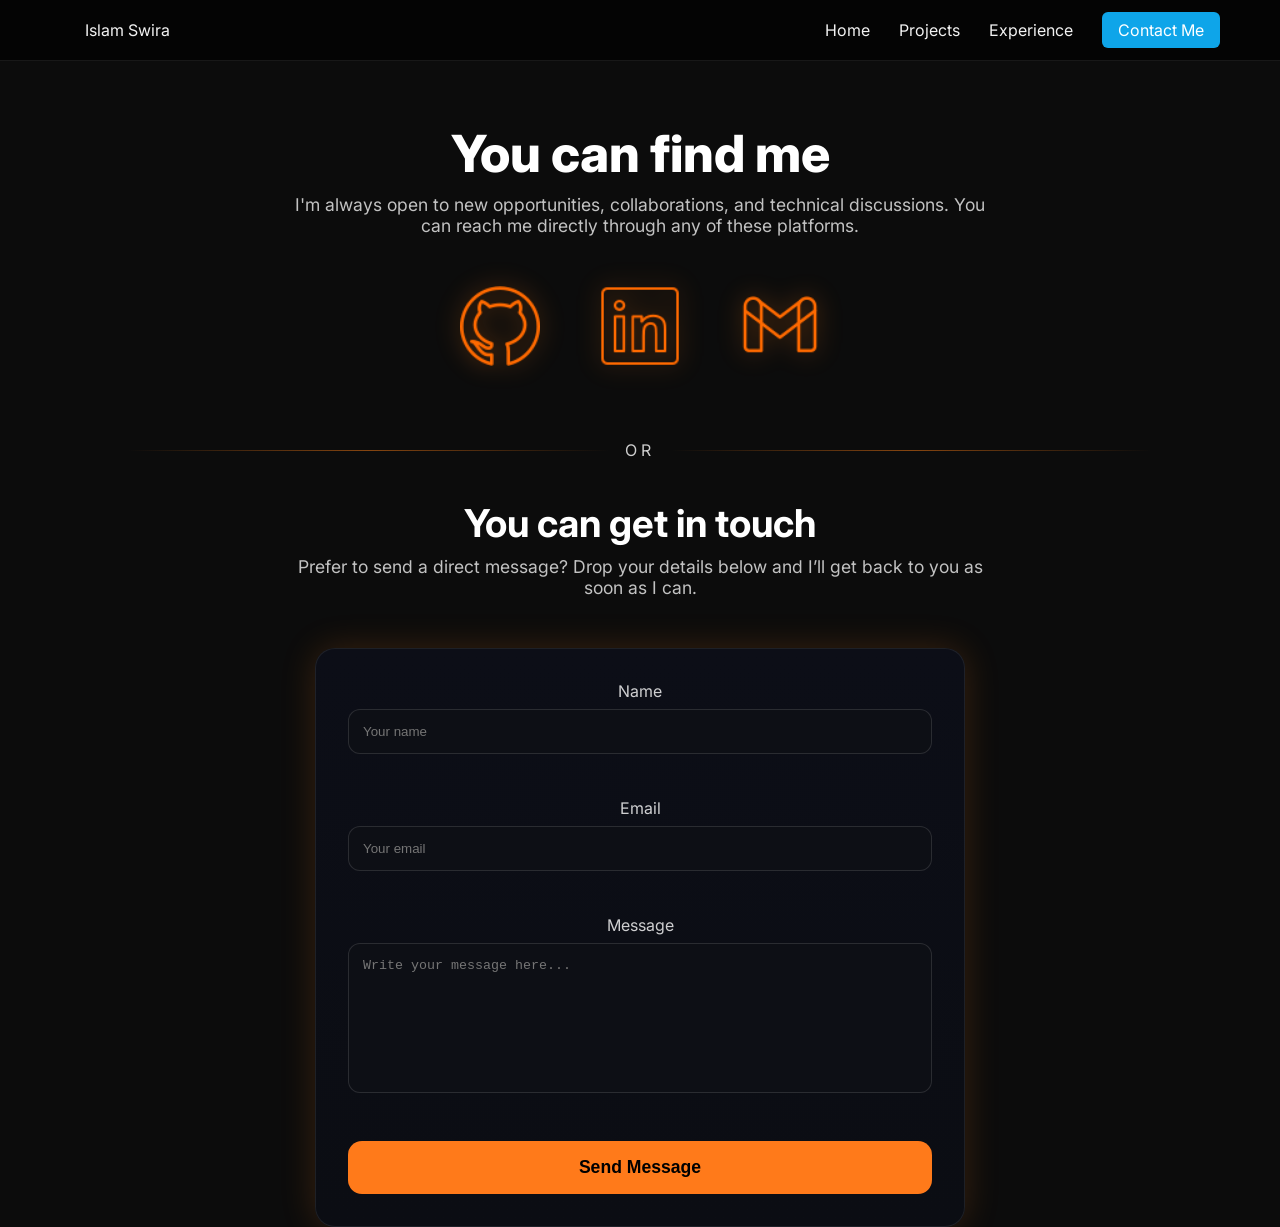
<file: contact.html>
<!DOCTYPE html>
<html lang="en">

<head>
    <meta charset="UTF-8" />
    <meta name="viewport" content="width=device-width, initial-scale=1.0" />
    <title>Contact – Islam Swira</title>

    <!-- Shared styles -->
    <link rel="stylesheet" href="css/base.css" />
    <link rel="stylesheet" href="css/layout.css" />

    <!-- Page specific -->
    <link rel="stylesheet" href="css/contact.css" />

    <link href="https://fonts.googleapis.com/css2?family=Inter:wght@300;400;500;600;700;800;900&display=swap"
        rel="stylesheet">
</head>
<script src="script.js"></script>
<body>

    <!-- NAVBAR (same as all pages) -->
    <header class="navbar">
        <div class="logo">
            <a href="index.html">Islam Swira</a>
        </div>
        <nav>
            <a href="index.html">Home</a>
            <a href="projects.html">Projects</a>
            <a href="experience.html">Experience</a>
            <a href="contact.html" class="active-link-contact">Contact Me</a>
        </nav>
    </header>

    <main class="contact-page">

        <!-- SECTION 1 — You can find me -->
        <section class="find-me container">
            <h1 class="find-title">You can find me</h1>

            <p class="find-subtitle">
                I'm always open to new opportunities, collaborations, and technical discussions.
                You can reach me directly through any of these platforms.
            </p>

            <div class="contact-icons">
                <a class="contact-icon" href="https://github.com/islamswira">
                    <img src="assets/images/github_icon.png" />
                </a>
                <a class="contact-icon" href="https://www.linkedin.com/in/islam-swira/">
                    <img src="assets/images/linkedIn_icon.png" />
                </a>
                <a class="contact-icon" href="mailto:islam.swira@gmail.com">
                    <img src="assets/images/gmail_icon.png" />
                </a>
            </div>

        </section>

        <!-- Divider -->
        <div class="divider">OR</div>

        <!-- SECTION 2 — Contact Form -->
        <section class="contact-form-section container">
            <h2 class="form-title">You can get in touch</h2>

            <p class="find-subtitle">
                Prefer to send a direct message? Drop your details below and I’ll get back to you as soon as I can.
            </p>

            <form id="contactForm" class="contact-form" action="https://formspree.io/f/mzznjzow" method="POST">

                <div class="form-group">
                    <label>Name</label>
                    <input type="text" name="name" id="name" required placeholder="Your name">
                    <small class="error-message"></small>
                </div>

                <div class="form-group">
                    <label>Email</label>
                    <input type="email" name="email" id="email" required placeholder="Your email">
                    <small class="error-message"></small>
                </div>

                <div class="form-group">
                    <label>Message</label>
                    <textarea name="message" id="message" required placeholder="Write your message here..."></textarea>
                    <small class="error-message"></small>
                </div>

                <button type="submit" class="send-btn">Send Message</button>
            </form>


        </section>

    </main>

</body>

</html>
</file>
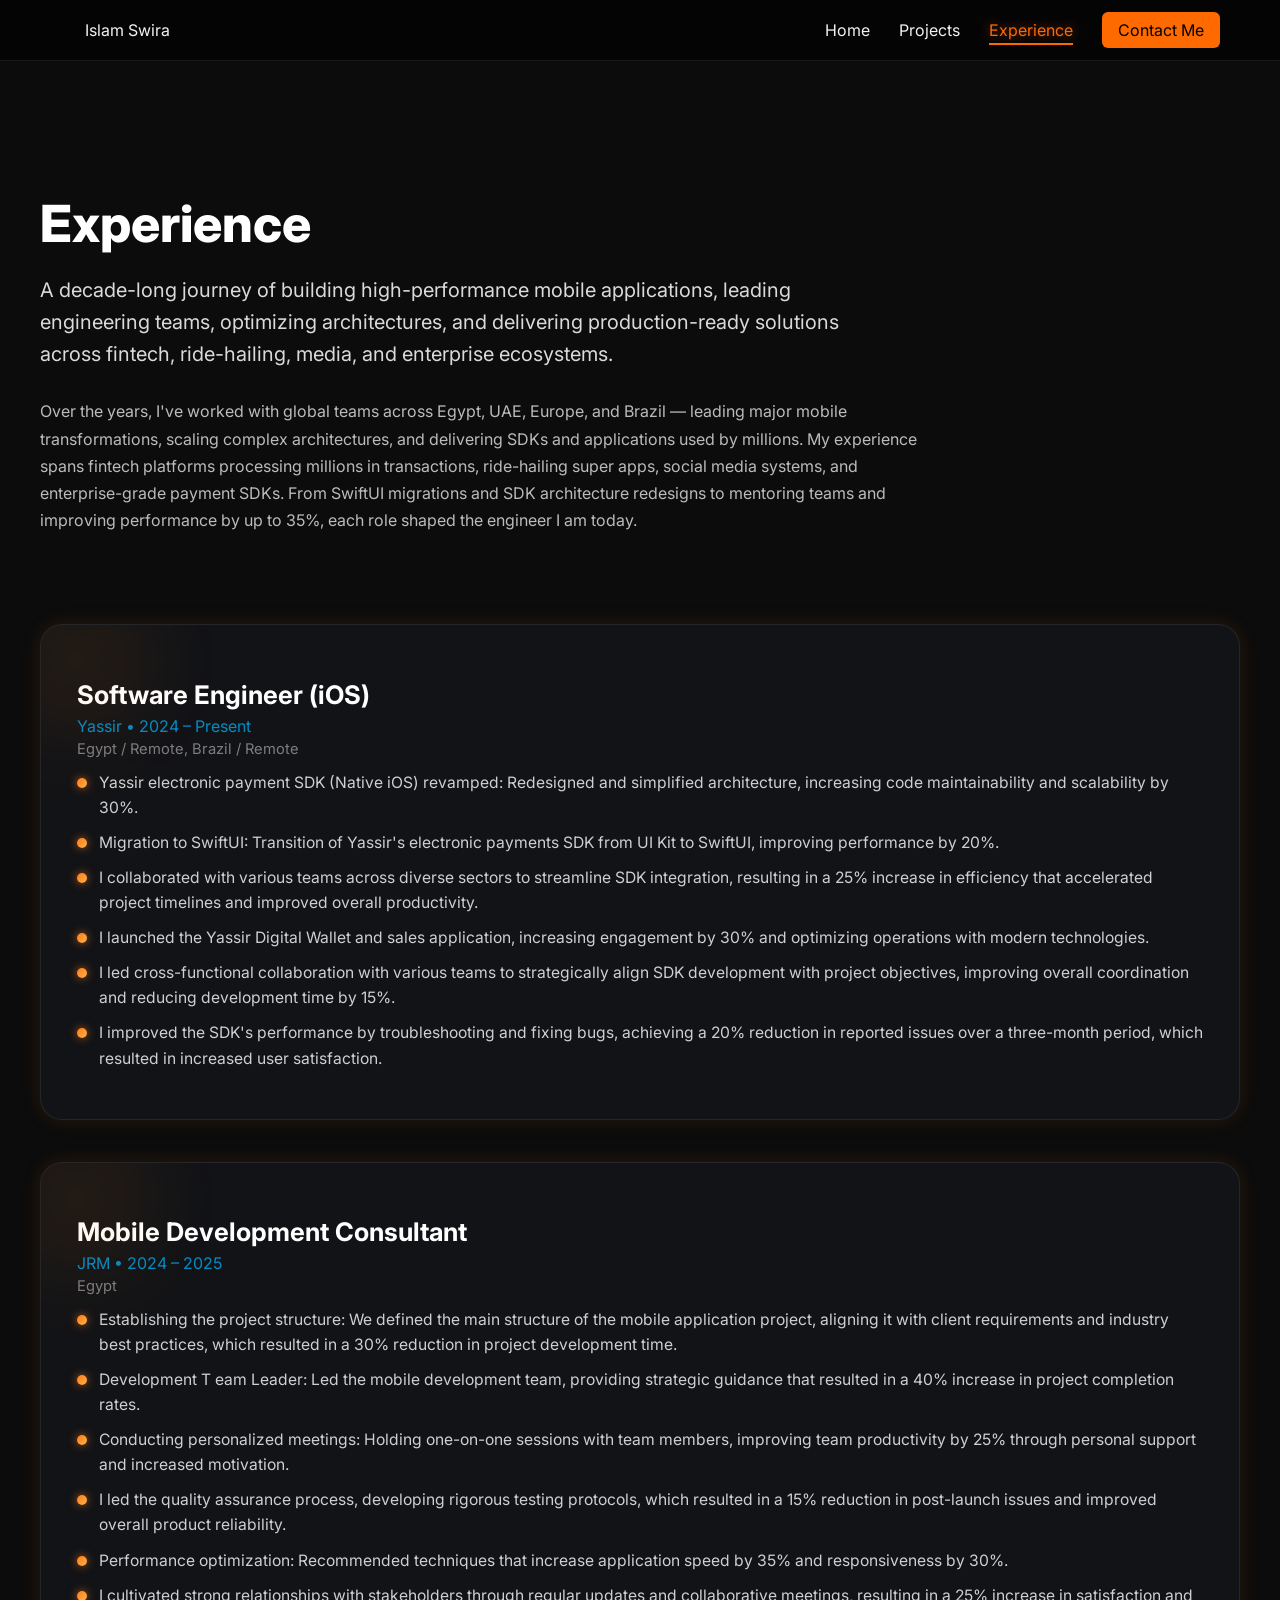
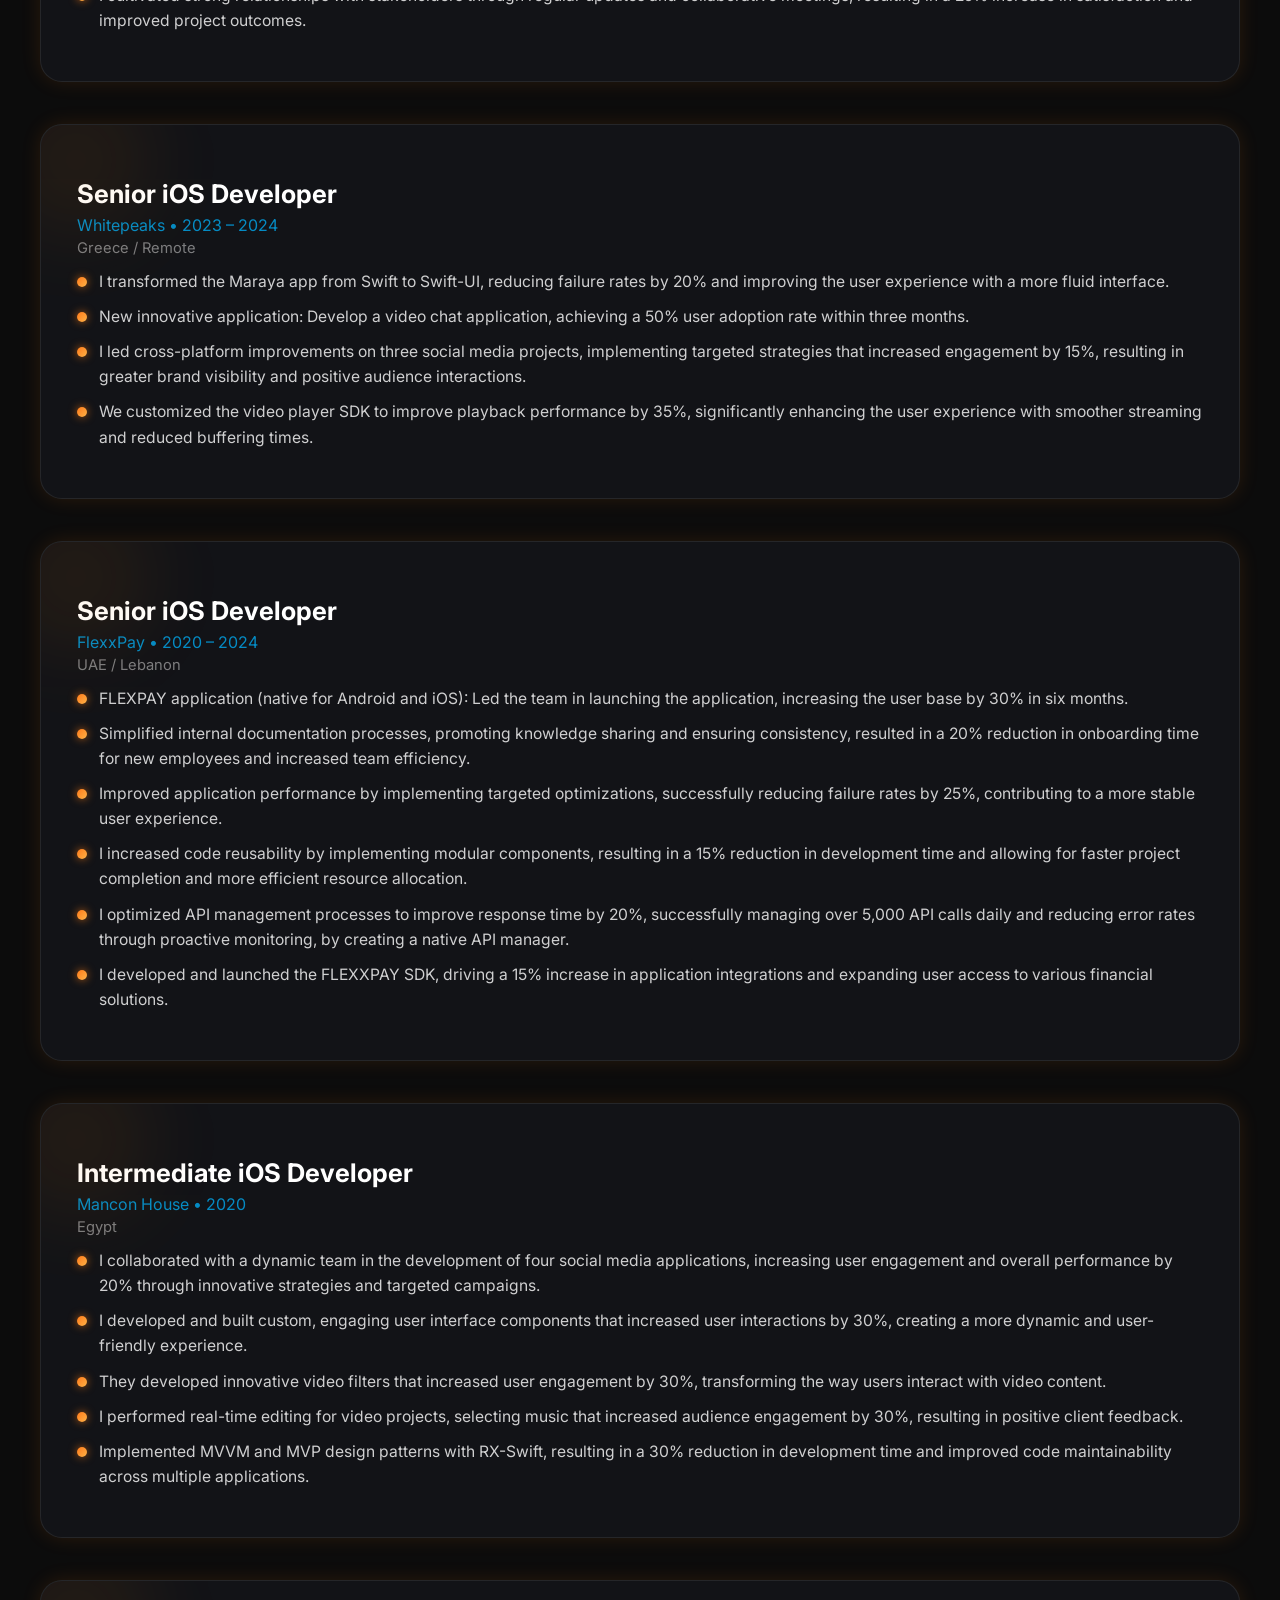
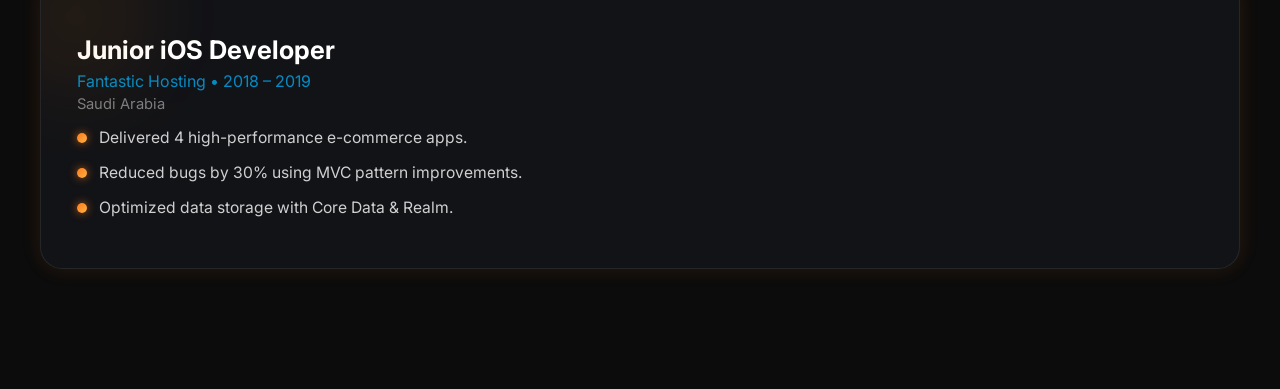
<file: experience.html>
<!DOCTYPE html>
<html lang="en">

<head>
    <meta charset="UTF-8" />
    <meta name="viewport" content="width=device-width, initial-scale=1.0" />
    <title>Projects – Islam Swira</title>

    <!-- Base & layout styles -->
    <link rel="stylesheet" href="css/base.css" />
    <link rel="stylesheet" href="css/layout.css" />

    <!-- Page specific styles -->
    <link rel="stylesheet" href="css/experience.css" />

    <!-- Fonts -->
    <link href="https://fonts.googleapis.com/css2?family=Inter:wght@300;400;500;600;700;800;900&display=swap"
        rel="stylesheet">
</head>

<body>

    <!-- Navbar -->
    <header class="navbar">
        <div class="logo">
            <a href="index.html">Islam Swira</a>
        </div>
        <nav>
            <a href="index.html">Home</a>
            <a href="projects.html">Projects</a>
            <a href="experience.html" class="active-link">Experience</a>
            <a href="contact.html" class="hire">Contact Me</a>
        </nav>
    </header>

    <main class="experience-page">

        <!-- HERO -->
        <section class="experience-hero container">
            <h1 class="experience-title">Experience</h1>

            <p class="experience-subtitle">
                A decade-long journey of building high-performance mobile applications, leading engineering teams,
                optimizing architectures, and delivering production-ready solutions across fintech, ride-hailing,
                media, and enterprise ecosystems.
            </p>

            <p class="experience-intro">
                Over the years, I've worked with global teams across Egypt, UAE, Europe, and Brazil — leading major
                mobile transformations, scaling complex architectures, and delivering SDKs and applications used by
                millions. My experience spans fintech platforms processing millions in transactions, ride-hailing
                super apps, social media systems, and enterprise-grade payment SDKs. From SwiftUI migrations and SDK
                architecture redesigns to mentoring teams and improving performance by up to 35%, each role shaped the
                engineer I am today.
            </p>
        </section>

        <!-- EXPERIENCE LIST -->
        <section class="experience-section container">

            <!-- YASSIR -->
            <article class="exp-card">
                <div class="exp-header">
                    <h2>Software Engineer (iOS)</h2>
                    <span class="exp-company">Yassir • 2024 – Present</span>
                    <span class="exp-location">Egypt / Remote, Brazil / Remote</span>
                </div>

                <ul class="exp-points">
                    <li>Yassir electronic payment SDK (Native iOS) revamped: Redesigned and simplified architecture,
                        increasing code
                        maintainability and scalability by 30%.</li>
                    <li>Migration to SwiftUI: Transition of Yassir's electronic payments SDK from UI Kit to SwiftUI,
                        improving
                        performance by 20%.</li>
                    <li>I collaborated with various teams across diverse sectors to streamline SDK integration,
                        resulting in a 25% increase
                        in efficiency that accelerated project timelines and improved overall productivity.</li>
                    <li>I launched the Yassir Digital Wallet and sales application, increasing engagement by 30% and
                        optimizing
                        operations with modern technologies.</li>
                    <li>I led cross-functional collaboration with various teams to strategically align SDK development
                        with project
                        objectives, improving overall coordination and reducing development time by 15%.</li>
                    <li>I improved the SDK's performance by troubleshooting and fixing bugs, achieving a 20% reduction
                        in reported
                        issues over a three-month period, which resulted in increased user satisfaction.</li>
                </ul>
            </article>

            <!-- JRM -->
            <article class="exp-card">
                <div class="exp-header">
                    <h2>Mobile Development Consultant</h2>
                    <span class="exp-company">JRM • 2024 – 2025</span>
                    <span class="exp-location">Egypt</span>
                </div>

                <ul class="exp-points">
                    <li>Establishing the project structure: We defined the main structure of the mobile application
                        project, aligning it with
                        client requirements and industry best practices, which resulted in a 30% reduction in project
                        development time.</li>
                    <li>Development T eam Leader: Led the mobile development team, providing strategic guidance that
                        resulted in a 40%
                        increase in project completion rates.</li>
                    <li>Conducting personalized meetings: Holding one-on-one sessions with team members, improving team
                        productivity by 25% through personal support and increased motivation.</li>
                    <li>I led the quality assurance process, developing rigorous testing protocols, which resulted in a
                        15% reduction in
                        post-launch issues and improved overall product reliability.</li>
                    <li>Performance optimization: Recommended techniques that increase application speed by 35% and
                        responsiveness
                        by 30%.</li>
                    <li>I cultivated strong relationships with stakeholders through regular updates and collaborative
                        meetings, resulting
                        in a 25% increase in satisfaction and improved project outcomes.</li>
                </ul>
            </article>

            <!-- WHITEPEAKS -->
            <article class="exp-card">
                <div class="exp-header">
                    <h2>Senior iOS Developer</h2>
                    <span class="exp-company">Whitepeaks • 2023 – 2024</span>
                    <span class="exp-location">Greece / Remote</span>
                </div>

                <ul class="exp-points">
                    <li>I transformed the Maraya app from Swift to Swift-UI, reducing failure rates by 20% and improving
                        the user
                        experience with a more fluid interface.</li>
                    <li>New innovative application: Develop a video chat application, achieving a 50% user adoption rate
                        within three
                        months.</li>
                    <li>I led cross-platform improvements on three social media projects, implementing targeted
                        strategies that
                        increased engagement by 15%, resulting in greater brand visibility and positive audience
                        interactions.</li>
                    <li>We customized the video player SDK to improve playback performance by 35%, significantly
                        enhancing the user
                        experience with smoother streaming and reduced buffering times.</li>
                </ul>
            </article>

            <!-- FLEXXPAY -->
            <article class="exp-card">
                <div class="exp-header">
                    <h2>Senior iOS Developer</h2>
                    <span class="exp-company">FlexxPay • 2020 – 2024</span>
                    <span class="exp-location">UAE / Lebanon</span>
                </div>

                <ul class="exp-points">
                    <li>FLEXPAY application (native for Android and iOS): Led the team in launching the application,
                        increasing the user
                        base by 30% in six months.</li>
                    <li>Simplified internal documentation processes, promoting knowledge sharing and ensuring
                        consistency, resulted in
                        a 20% reduction in onboarding time for new employees and increased team efficiency.</li>
                    <li>Improved application performance by implementing targeted optimizations, successfully reducing
                        failure rates by
                        25%, contributing to a more stable user experience.</li>
                    <li>I increased code reusability by implementing modular components, resulting in a 15% reduction in
                        development
                        time and allowing for faster project completion and more efficient resource allocation.</li>
                    <li>I optimized API management processes to improve response time by 20%, successfully managing over
                        5,000 API
                        calls daily and reducing error rates through proactive monitoring, by creating a native API
                        manager.</li>
                    <li>I developed and launched the FLEXXPAY SDK, driving a 15% increase in application integrations
                        and expanding
                        user access to various financial solutions.</li>
                </ul>
            </article>

            <!-- MANCON HOUSE -->
            <article class="exp-card">
                <div class="exp-header">
                    <h2>Intermediate iOS Developer</h2>
                    <span class="exp-company">Mancon House • 2020</span>
                    <span class="exp-location">Egypt</span>
                </div>

                <ul class="exp-points">
                    <li>I collaborated with a dynamic team in the development of four social media applications,
                        increasing user
                        engagement and overall performance by 20% through innovative strategies and targeted campaigns.
                    </li>
                    <li>I developed and built custom, engaging user interface components that increased user
                        interactions by 30%,
                        creating a more dynamic and user-friendly experience.</li>
                    <li>They developed innovative video filters that increased user engagement by 30%, transforming the
                        way users
                        interact with video content.</li>
                    <li>I performed real-time editing for video projects, selecting music that increased audience
                        engagement by 30%,
                        resulting in positive client feedback.</li>
                    <li>Implemented MVVM and MVP design patterns with RX-Swift, resulting in a 30% reduction in
                        development time
                        and improved code maintainability across multiple applications.</li>
                </ul>
            </article>

            <!-- FANTASTIC HOSTING -->
            <article class="exp-card">
                <div class="exp-header">
                    <h2>Junior iOS Developer</h2>
                    <span class="exp-company">Fantastic Hosting • 2018 – 2019</span>
                    <span class="exp-location">Saudi Arabia</span>
                </div>

                <ul class="exp-points">
                    <li>Delivered 4 high-performance e-commerce apps.</li>
                    <li>Reduced bugs by 30% using MVC pattern improvements.</li>
                    <li>Optimized data storage with Core Data & Realm.</li>
                </ul>
            </article>

        </section>

    </main>

</body>

</html>
</file>
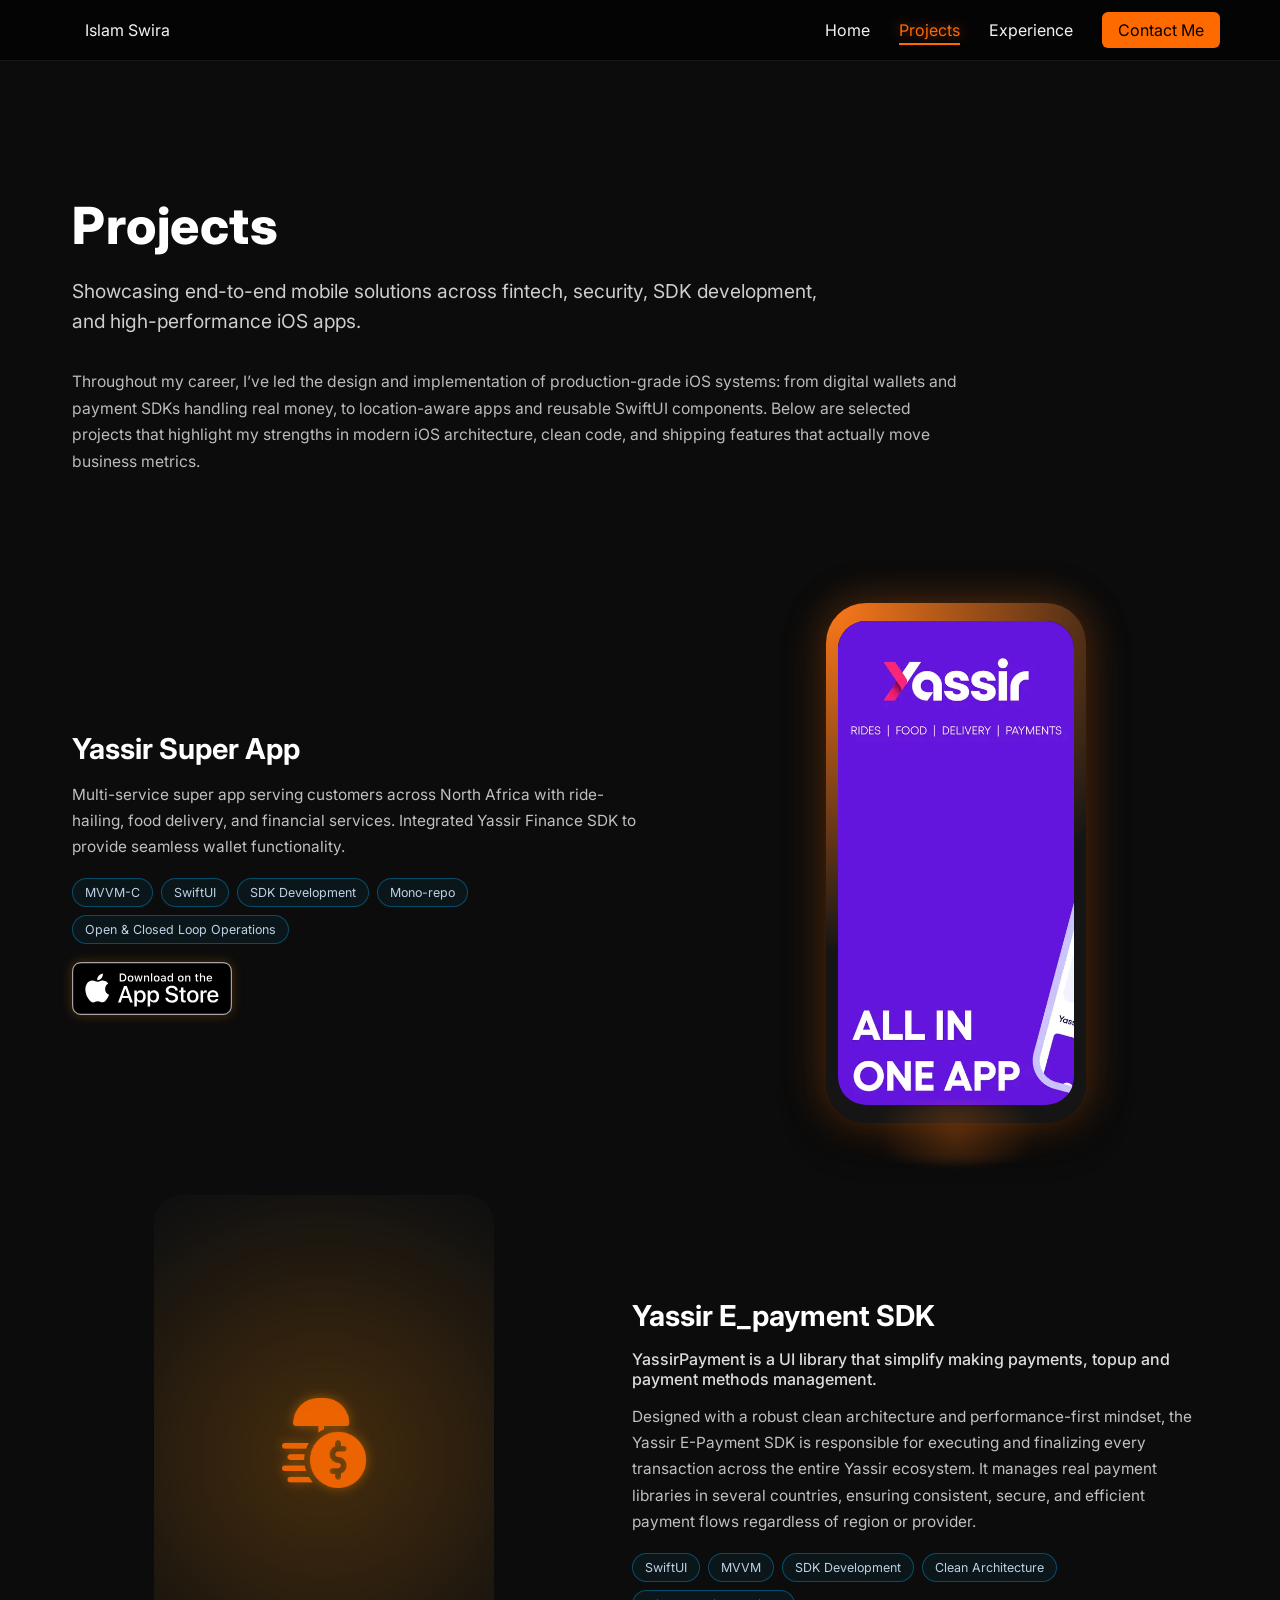
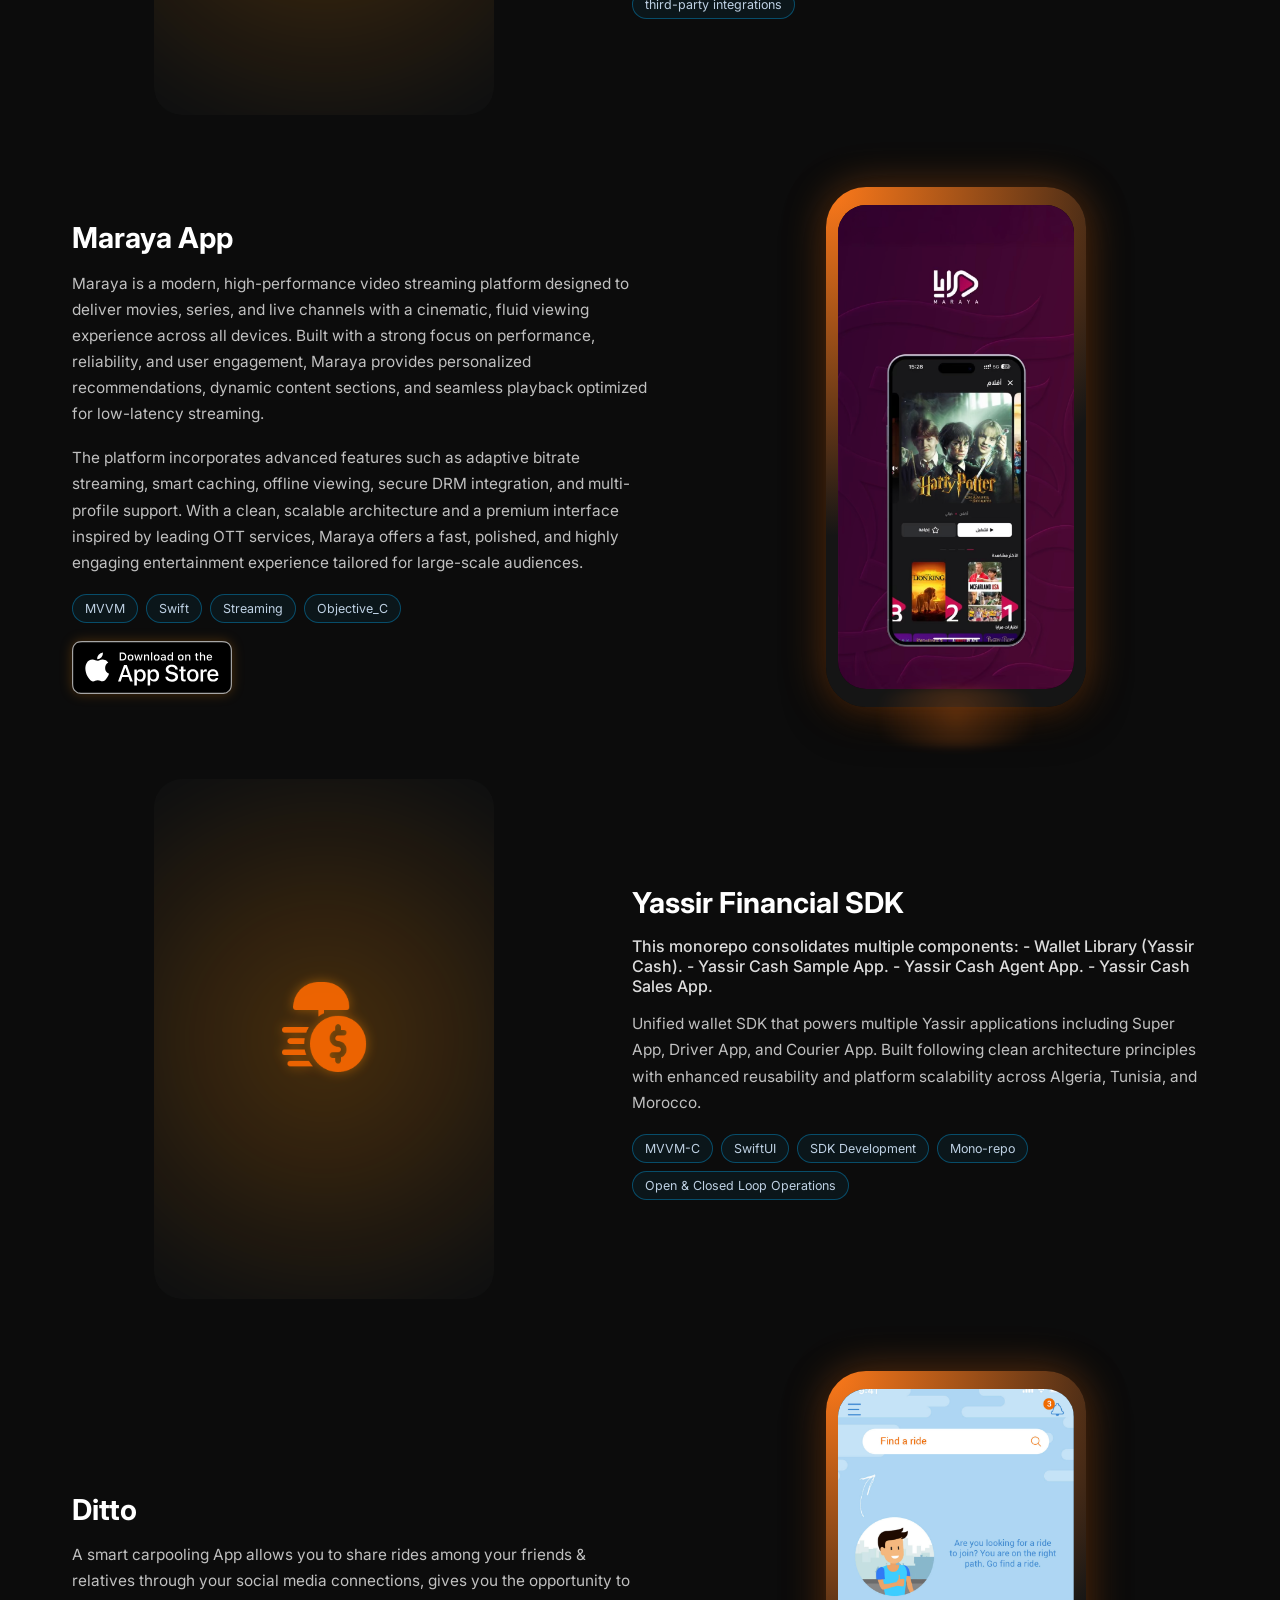
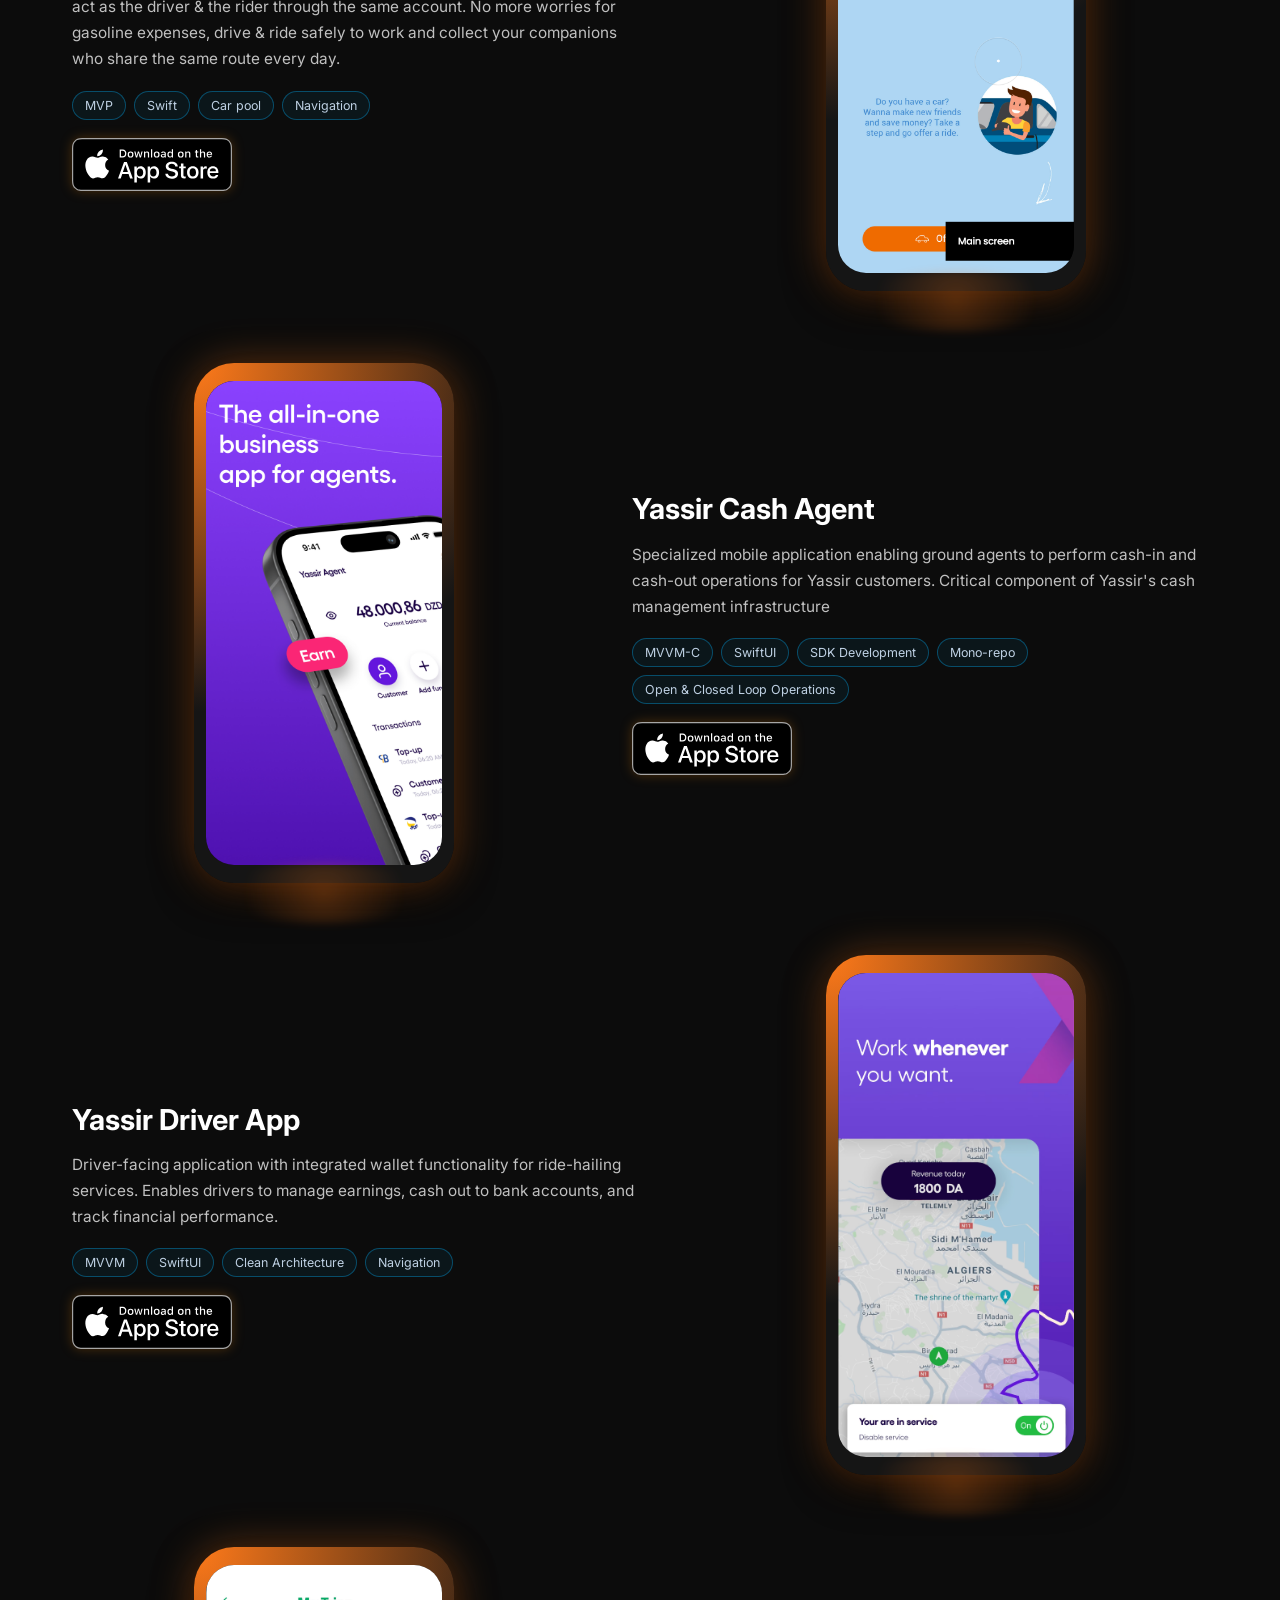
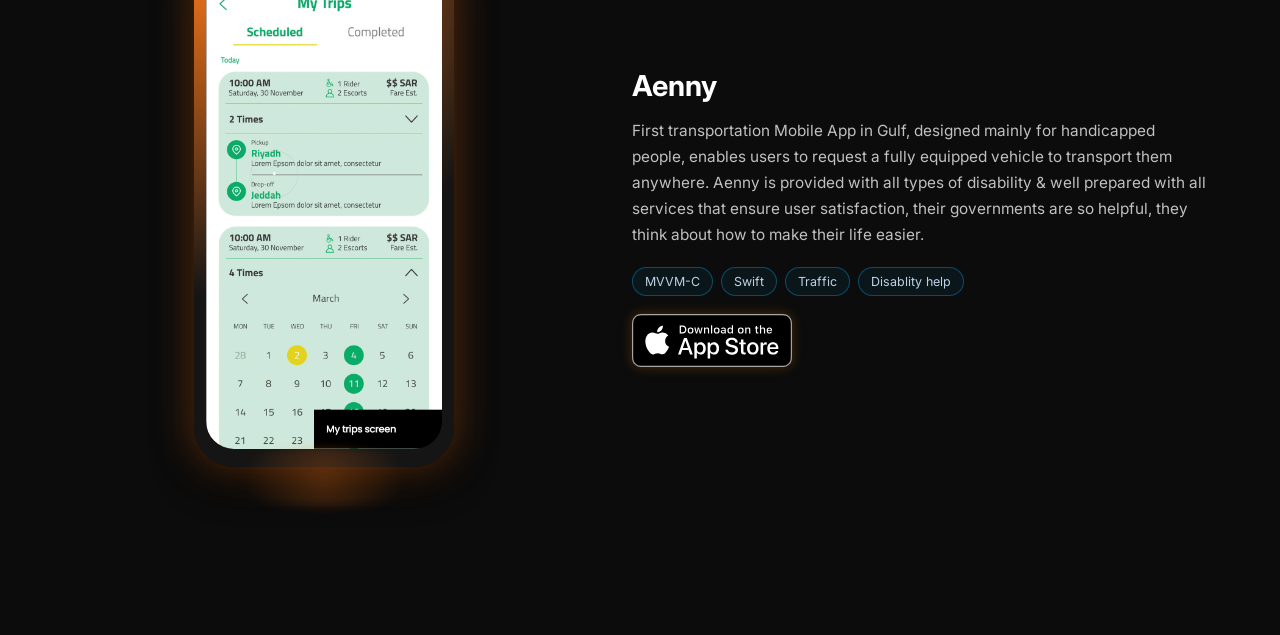
<file: projects.html>
<!DOCTYPE html>
<html lang="en">

<head>
    <meta charset="UTF-8" />
    <meta name="viewport" content="width=device-width, initial-scale=1.0" />
    <title>Projects – Islam Swira</title>

    <!-- Base & layout styles -->
    <link rel="stylesheet" href="css/base.css" />
    <link rel="stylesheet" href="css/layout.css" />

    <!-- Page specific styles -->
    <link rel="stylesheet" href="css/projects.css" />

    <!-- Fonts -->
    <link href="https://fonts.googleapis.com/css2?family=Inter:wght@300;400;500;600;700;800;900&display=swap"
        rel="stylesheet">
</head>

<body>

    <!-- NAVBAR -->
    <header class="navbar">
        <div class="logo">
            <a href="index.html">Islam Swira</a>
        </div>
        <nav>
            <a href="index.html">Home</a>
            <a href="projects.html" class="active-link">Projects</a>
            <a href="experience.html">Experience</a>
            <a href="contact.html" class="hire">Contact Me</a>
        </nav>
    </header>

    <main class="projects-page">

        <!-- PAGE HERO / HEADER -->
        <section class="projects-hero">
            <div class="projects-container">
                <h1 class="projects-title">Projects</h1>

                <p class="projects-subtitle">
                    Showcasing end-to-end mobile solutions across fintech, security, SDK development,
                    and high-performance iOS apps.
                </p>

                <p class="projects-intro">
                    Throughout my career, I’ve led the design and implementation of production-grade iOS systems:
                    from digital wallets and payment SDKs handling real money, to location-aware apps and reusable
                    SwiftUI components. Below are selected projects that highlight my strengths in modern iOS
                    architecture, clean code, and shipping features that actually move business metrics.
                </p>
            </div>
        </section>

        <!-- PROJECTS LIST -->
        <section class="projects-section">
            <div class="projects-container">

                <!-- PROJECT 1 (reverse layout) -->
                <article class="project-row project-row--reverse">
                    <div class="project-phone">
                        <div class="phone-frame">
                            <div class="phone-screen">
                                <div class="screen-slider-auto">
                                    <img src="assets/images/projects/yassir_super_app/super_app_1.webp">
                                    <img src="assets/images/projects/yassir_super_app/super_app_2.webp">
                                    <img src="assets/images/projects/yassir_super_app/super_app_3.webp">
                                    <img src="assets/images/projects/yassir_super_app/super_app_4.webp">
                                    <img src="assets/images/projects/yassir_super_app/super_app_5.webp">
                                    <img src="assets/images/projects/yassir_super_app/super_app_6.webp">
                                    <img src="assets/images/projects/yassir_super_app/super_app_7.webp">
                                </div>
                            </div>
                        </div>
                        <div class="phone-glow"></div>
                    </div>

                    <div class="project-content">
                        <h2 class="project-title">Yassir Super App</h2>
                        <p class="project-details">
                            Multi-service super app serving customers across North Africa with ride-hailing, food
                            delivery, and financial services. Integrated Yassir Finance SDK to provide seamless wallet
                            functionality.
                        </p>

                        <div class="project-tags">
                            <span>MVVM-C</span>
                            <span>SwiftUI</span>
                            <span>SDK Development</span>
                            <span>Mono-repo</span>
                            <span>Open & Closed Loop Operations</span>
                        </div>

                        <a href="https://apps.apple.com/us/app/yassir/id1239926325" class="appstore-badge" target="_blank">
                            <img src="assets/images/download_on_app_store.svg" alt="Download on the App Store">
                        </a>
                    </div>
                </article>

                <!-- PROJECT 2 -->
                <article class="project-row">
                                        <div class="sdk-box">
                        <div class="sdk-glow"></div>

                        <div class="sdk-content">
                            <img src="assets/images/projects/yassir_sdk.png" alt="SDK Icon" class="sdk-icon">
                        </div>
                    </div>

                    <div class="project-content">
                        <h2 class="project-title">Yassir E_payment SDK</h2>
                        <p class="project-summary">
                            YassirPayment is a UI library that simplify making payments, topup and payment methods
                            management.
                        </p>
                        <p class="project-details">
                            Designed with a robust clean architecture and performance-first mindset, the Yassir
                            E-Payment SDK is responsible for executing and finalizing every transaction across
                            the entire Yassir ecosystem. It manages real payment libraries in several countries,
                            ensuring consistent, secure, and efficient payment flows regardless of region or provider.
                        </p>

                        <div class="project-tags">
                            <span>SwiftUI</span>
                            <span>MVVM</span>
                            <span>SDK Development</span>
                            <span>Clean Architecture</span>
                            <span>third-party integrations</span>
                        </div>
                    </div>
                </article>

                <!-- PROJECT 3 (reverse layout) -->
                <article class="project-row project-row--reverse">
                    <div class="project-phone">
                        <div class="phone-frame">
                            <div class="phone-screen">
                                <div class="screen-slider-auto">
                                    <img src="assets/images/projects/maraya_app/maraya_app_1.png">
                                    <img src="assets/images/projects/maraya_app/maraya_app_2.png">
                                    <img src="assets/images/projects/maraya_app/maraya_app_3.png">
                                    <img src="assets/images/projects/maraya_app/maraya_app_4.png">
                                </div>
                            </div>
                        </div>
                        <div class="phone-glow"></div>
                    </div>

                    <div class="project-content">
                        <h2 class="project-title">Maraya App</h2>
                        <p class="project-details">
                            Maraya is a modern, high-performance video streaming platform designed to deliver movies, series, and live channels with a cinematic, fluid viewing experience across all devices. Built with a strong focus on performance, reliability, and user engagement, Maraya provides personalized recommendations, dynamic content sections, and seamless playback optimized for low-latency streaming.</p>
                        <p class="project-details">
                            The platform incorporates advanced features such as adaptive bitrate streaming, smart caching, offline viewing, secure DRM integration, and multi-profile support. With a clean, scalable architecture and a premium interface inspired by leading OTT services, Maraya offers a fast, polished, and highly engaging entertainment experience tailored for large-scale audiences.</p>

                        <div class="project-tags">
                            <span>MVVM</span>
                            <span>Swift</span>
                            <span>Streaming</span>
                            <span>Objective_C</span>
                        </div>

                        <a href="https://apps.apple.com/us/app/maraya-%D9%85%D8%B1%D8%A7%D9%8A%D8%A7/id1330707096" class="appstore-badge" target="_blank">
                            <img src="assets/images/download_on_app_store.svg" alt="Download on the App Store">
                        </a>
                    </div>
                </article>

                <!-- PROJECT 4 -->
                <article class="project-row">
                                        <div class="sdk-box">
                        <div class="sdk-glow"></div>

                        <div class="sdk-content">
                            <img src="assets/images/projects/yassir_sdk.png" alt="SDK Icon" class="sdk-icon">
                        </div>
                    </div>

                    <div class="project-content">
                        <h2 class="project-title">Yassir Financial SDK</h2>
                        <p class="project-summary">
                            This monorepo consolidates multiple components:
                            - Wallet Library (Yassir Cash).
                            - Yassir Cash Sample App.
                            - Yassir Cash Agent App.
                            - Yassir Cash Sales App.
                        </p>
                        <p class="project-details">
                            Unified wallet SDK that powers multiple Yassir applications including Super App, Driver App,
                            and Courier App. Built following clean architecture principles with enhanced reusability
                            and platform scalability across Algeria, Tunisia, and Morocco.
                        </p>

                        <div class="project-tags">
                            <span>MVVM-C</span>
                            <span>SwiftUI</span>
                            <span>SDK Development</span>
                            <span>Mono-repo</span>
                            <span>Open & Closed Loop Operations</span>
                        </div>
                    </div>
                </article>

                <!-- PROJECT 5 (reverse layout) -->
                <article class="project-row project-row--reverse">
                    <div class="project-phone">
                        <div class="phone-frame">
                            <div class="phone-screen">
                                <div class="screen-slider-auto">
                                    <img src="assets/images/projects/ditto_app/ditto_app_1.png">
                                    <img src="assets/images/projects/ditto_app/ditto_app_2.png">
                                    <img src="assets/images/projects/ditto_app/ditto_app_3.png">
                                </div>
                            </div>
                        </div>
                        <div class="phone-glow"></div>
                    </div>

                    <div class="project-content">
                        <h2 class="project-title">Ditto</h2>
                        <p class="project-details">
A smart carpooling App allows you to share rides among your friends & relatives through your social media connections, gives you the opportunity to act as the driver & the rider through the same account. No more worries for gasoline expenses, drive & ride safely to work and collect your companions who share the same route every day.                        </p>
                    
                        <div class="project-tags">
                            <span>MVP</span>
                            <span>Swift</span>
                            <span>Car pool</span>
                            <span>Navigation</span>
                        </div>

                        <a href="https://apps.apple.com/app/idXXXXXXXXX" class="appstore-badge" target="_blank">
                            <img src="assets/images/download_on_app_store.svg" alt="Download on the App Store">
                        </a>
                    </div>
                </article>

                <!-- PROJECT 6 -->
                <article class="project-row">
                    <div class="project-phone">
                        <div class="phone-frame">
                            <div class="phone-screen">
                                <div class="screen-slider-auto">
                                    <img src="assets/images/projects/yassir_agent_app/agent_app_1.png">
                                    <img src="assets/images/projects/yassir_agent_app/agent_app_2.png">
                                    <img src="assets/images/projects/yassir_agent_app/agent_app_3.png">
                                    <img src="assets/images/projects/yassir_agent_app/agent_app_4.png">
                                    <img src="assets/images/projects/yassir_agent_app/agent_app_5.png">
                                </div>
                            </div>
                        </div>
                        <div class="phone-glow"></div>
                    </div>

                    <div class="project-content">
                        <h2 class="project-title">Yassir Cash Agent</h2>
                        <p class="project-details">
                            Specialized mobile application enabling ground agents to perform cash-in and cash-out operations for Yassir customers. Critical component of Yassir's cash management infrastructure
                        </p>

                        <div class="project-tags">
                            <span>MVVM-C</span>
                            <span>SwiftUI</span>
                            <span>SDK Development</span>
                            <span>Mono-repo</span>
                            <span>Open & Closed Loop Operations</span>
                        </div>

                        <a href="https://apps.apple.com/dz/app/yassir-cash-agent/id6479301534" class="appstore-badge" target="_blank">
                            <img src="assets/images/download_on_app_store.svg" alt="Download on the App Store">
                        </a>
                    </div>
                </article>

                <!-- PROJECT 7 (reverse layout) -->
                <article class="project-row project-row--reverse">
                    <div class="project-phone">
                        <div class="phone-frame">
                            <div class="phone-screen">
                                <div class="screen-slider-auto">
                                    <img src="assets/images/projects/yassir_driver_app/driver_app_1.png">
                                    <img src="assets/images/projects/yassir_driver_app/driver_app_2.png">
                                    <img src="assets/images/projects/yassir_driver_app/driver_app_3.png">
                                    <img src="assets/images/projects/yassir_driver_app/driver_app_4.png">
                                </div>
                            </div>
                        </div>
                        <div class="phone-glow"></div>
                    </div>

                    <div class="project-content">
                        <h2 class="project-title">Yassir Driver App</h2>
                        <p class="project-details">
Driver-facing application with integrated wallet functionality for ride-hailing services. Enables drivers to manage earnings, cash out to bank accounts, and track financial performance.
                        </p>
                    
                        <div class="project-tags">
                            <span>MVVM</span>
                            <span>SwiftUI</span>
                            <span>Clean Architecture</span>
                            <span>Navigation</span>
                        </div>

                        <a href="https://apps.apple.com/us/app/yassir-driver-partner-app/id1240841967" class="appstore-badge" target="_blank">
                            <img src="assets/images/download_on_app_store.svg" alt="Download on the App Store">
                        </a>
                    </div>
                </article>

                <!-- PROJECT 8 -->
                <article class="project-row">
                    <div class="project-phone">
                        <div class="phone-frame">
                            <div class="phone-screen">
                                <div class="screen-slider-auto">
                                    <img src="assets/images/projects/aaeny_app/aeny_app_1.png">
                                    <img src="assets/images/projects/aaeny_app/aeny_app_2.png">
                                    <img src="assets/images/projects/aaeny_app/aeny_app_3.png">
                                </div>
                            </div>
                        </div>
                        <div class="phone-glow"></div>
                    </div>

                    <div class="project-content">
                        <h2 class="project-title">Aenny</h2>
                        <p class="project-details">
First transportation Mobile App in Gulf, designed mainly for handicapped people, enables users to request a fully equipped vehicle to transport them anywhere. Aenny is provided with all types of disability & well prepared with all services that ensure user satisfaction, their governments are so helpful, they think about how to make their life easier.
                        </p>

                        <div class="project-tags">
                            <span>MVVM-C</span>
                            <span>Swift</span>
                            <span>Traffic</span>
                            <span>Disablity help</span>
                        </div>

                        <a href="https://apps.apple.com/dz/app/yassir-cash-agent/id6479301534" class="appstore-badge" target="_blank">
                            <img src="assets/images/download_on_app_store.svg" alt="Download on the App Store">
                        </a>
                    </div>
                </article>

            </div>
        </section>
    </main>

    <script src="script.js"></script>
</body>

</html>
</file>
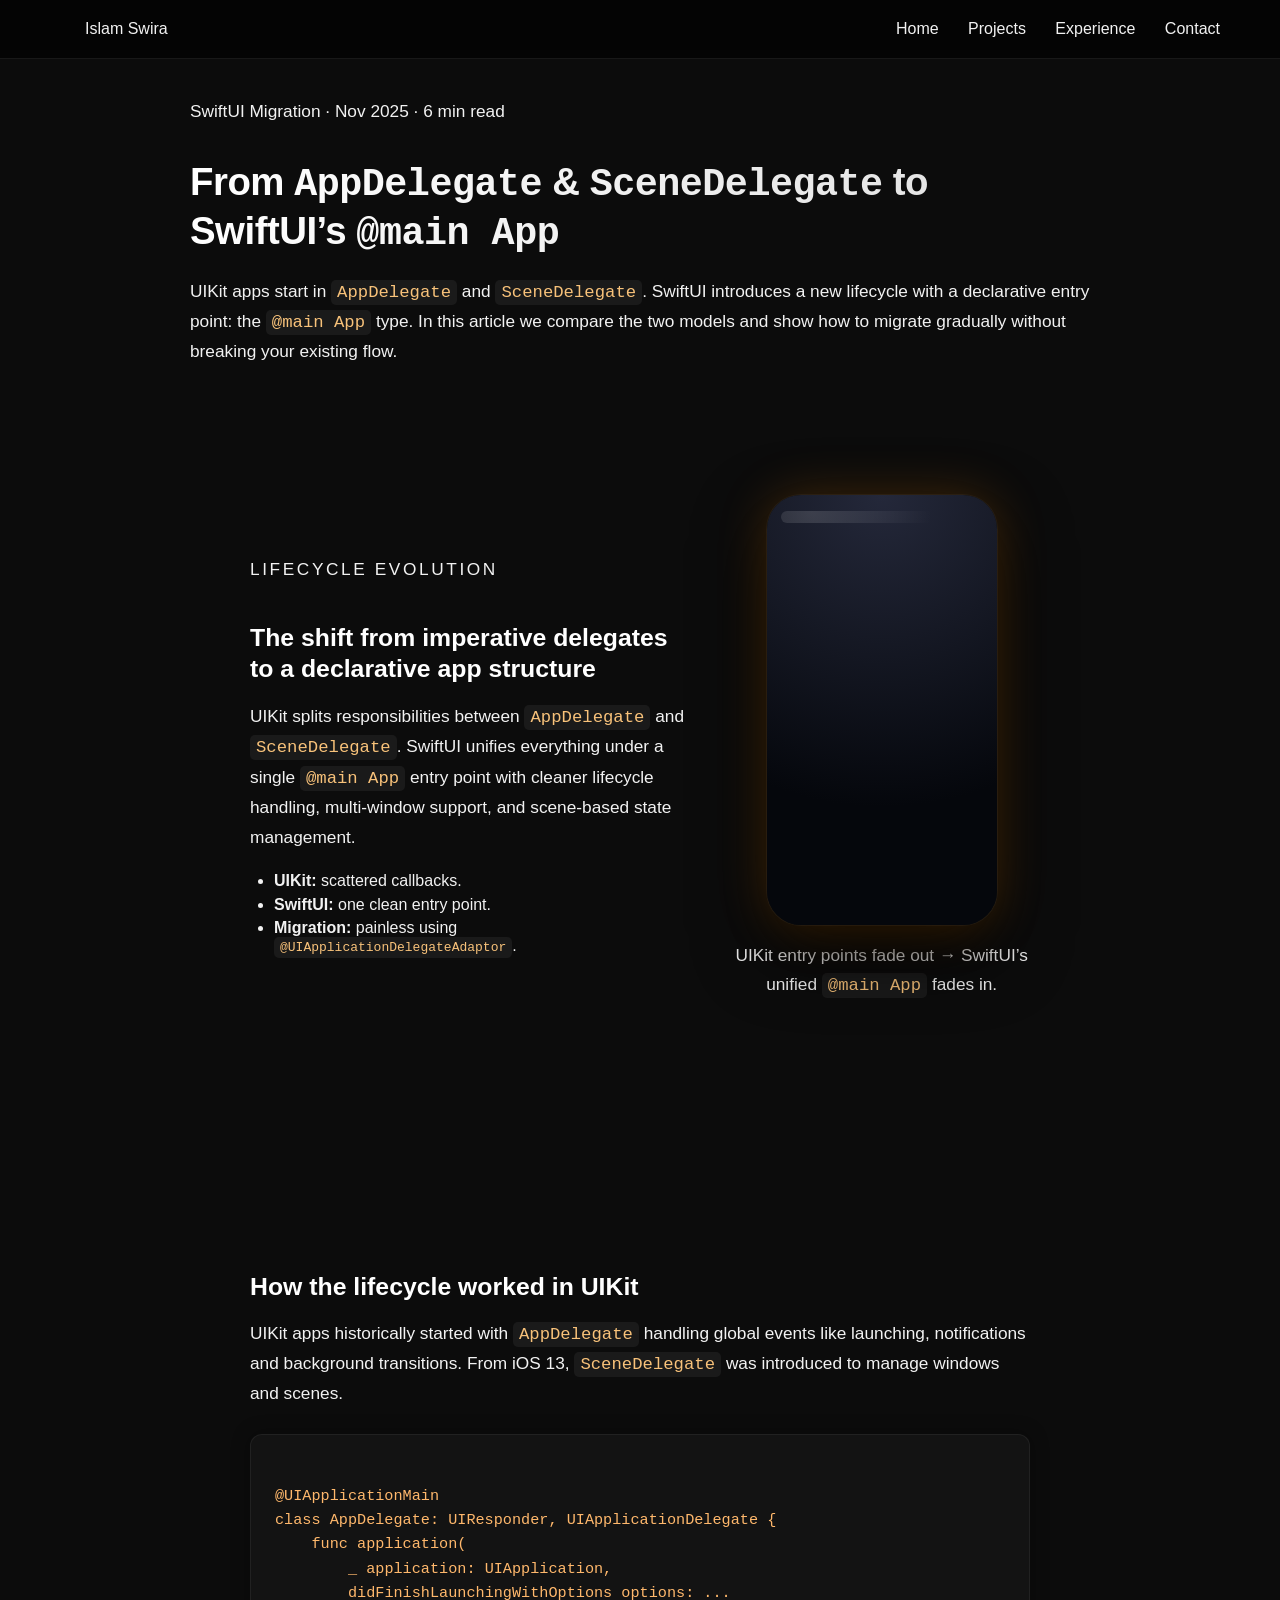
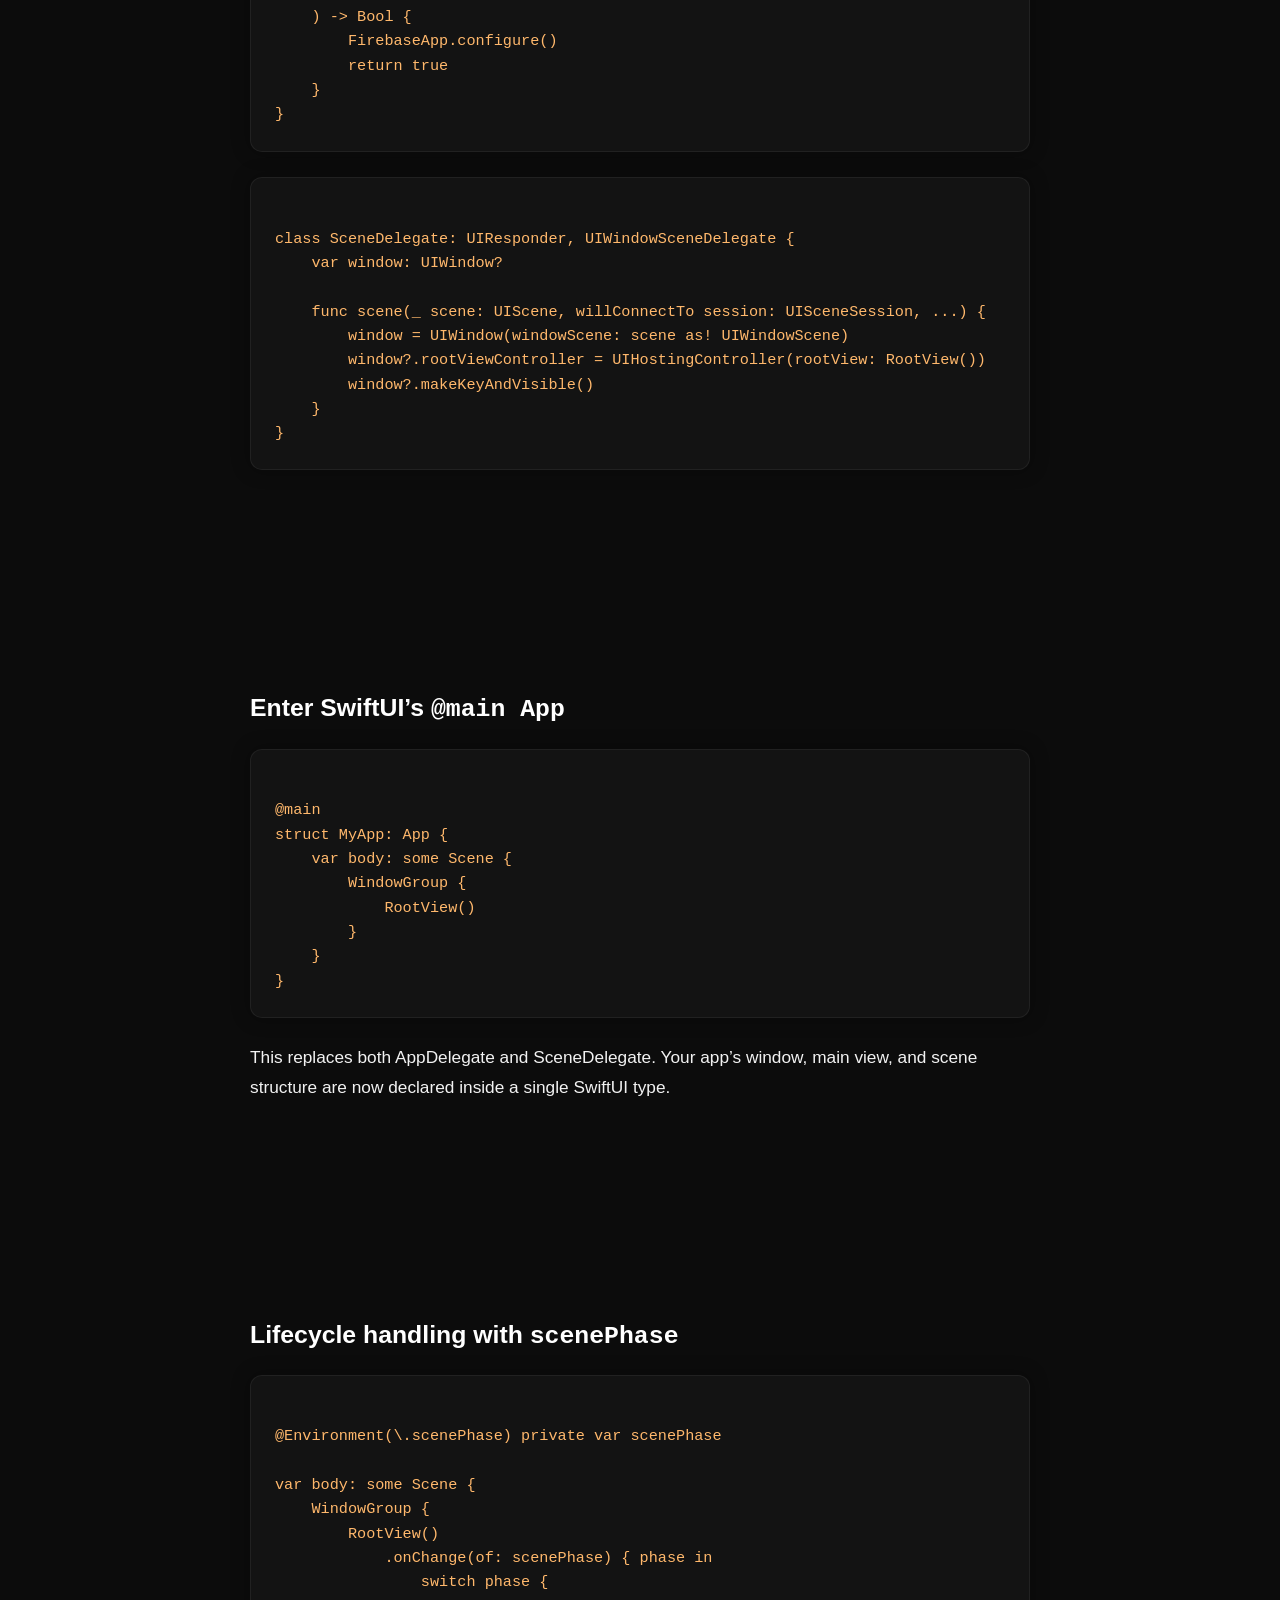
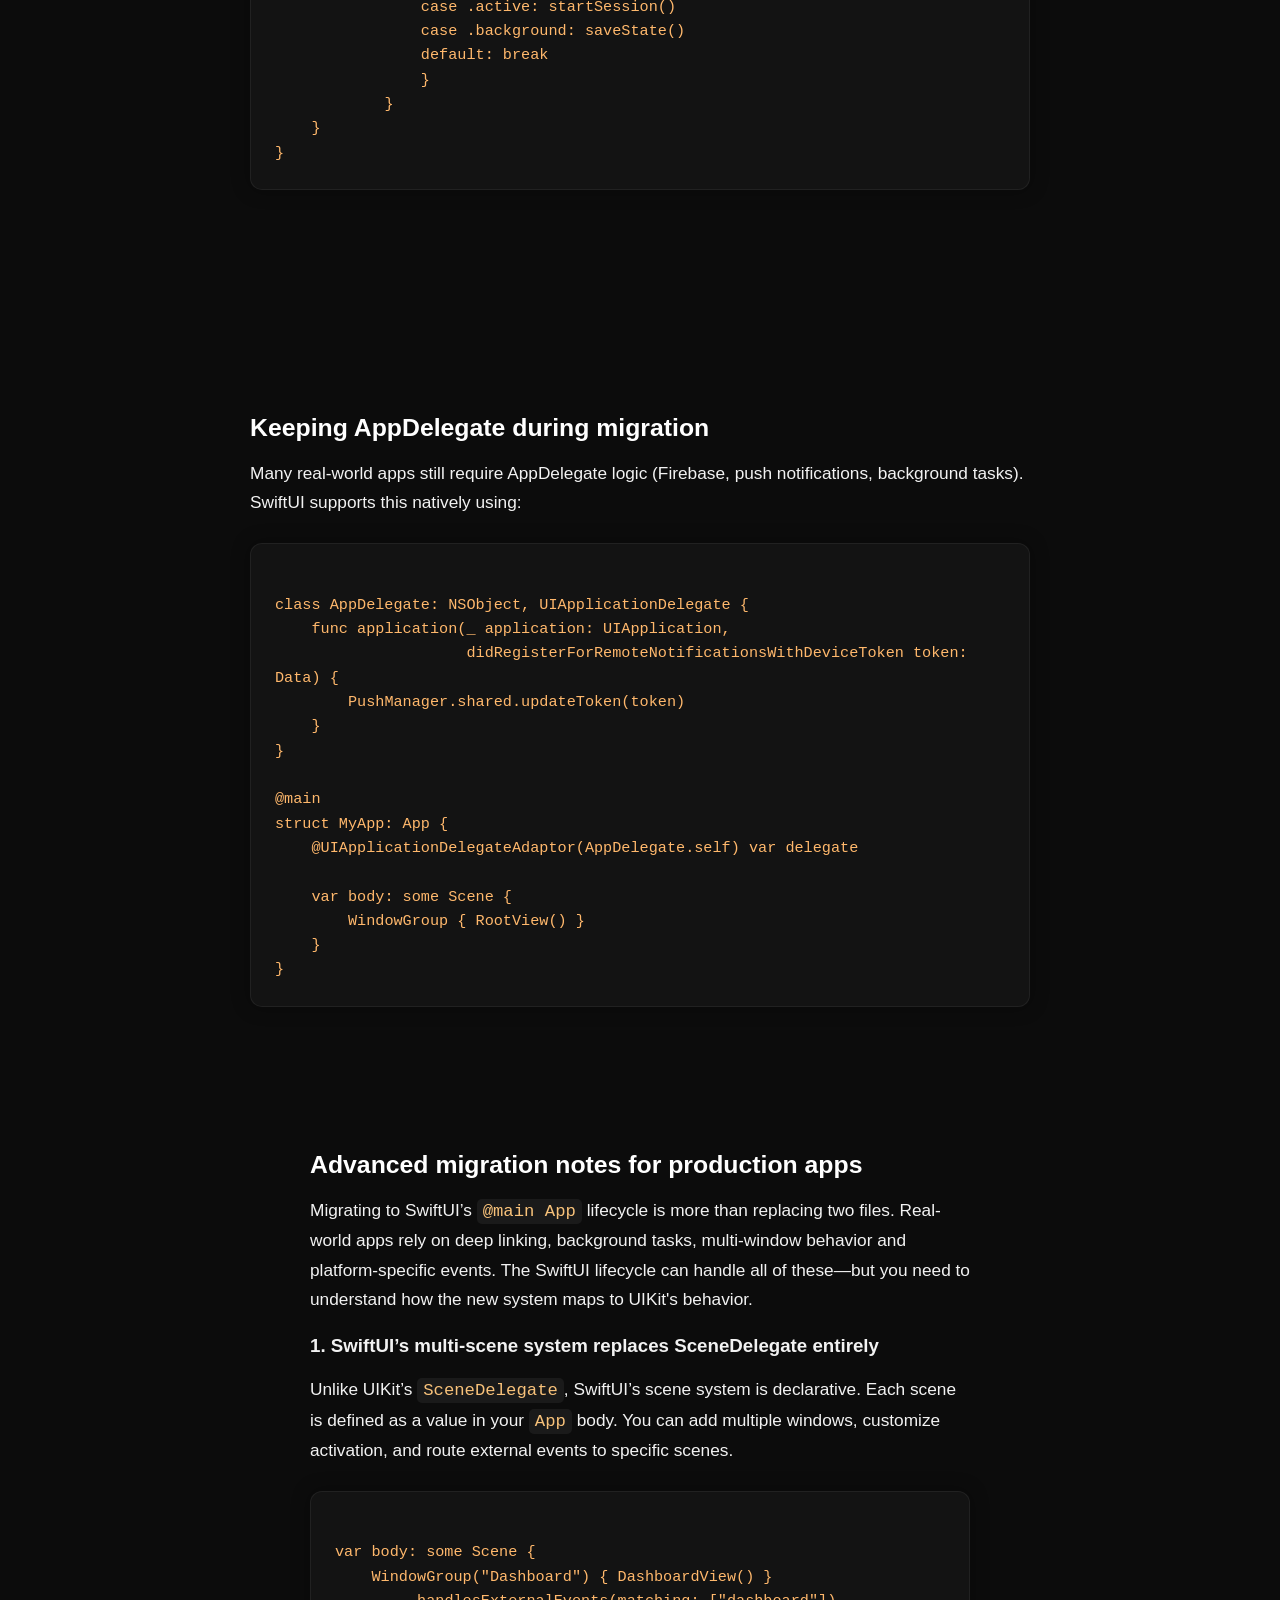
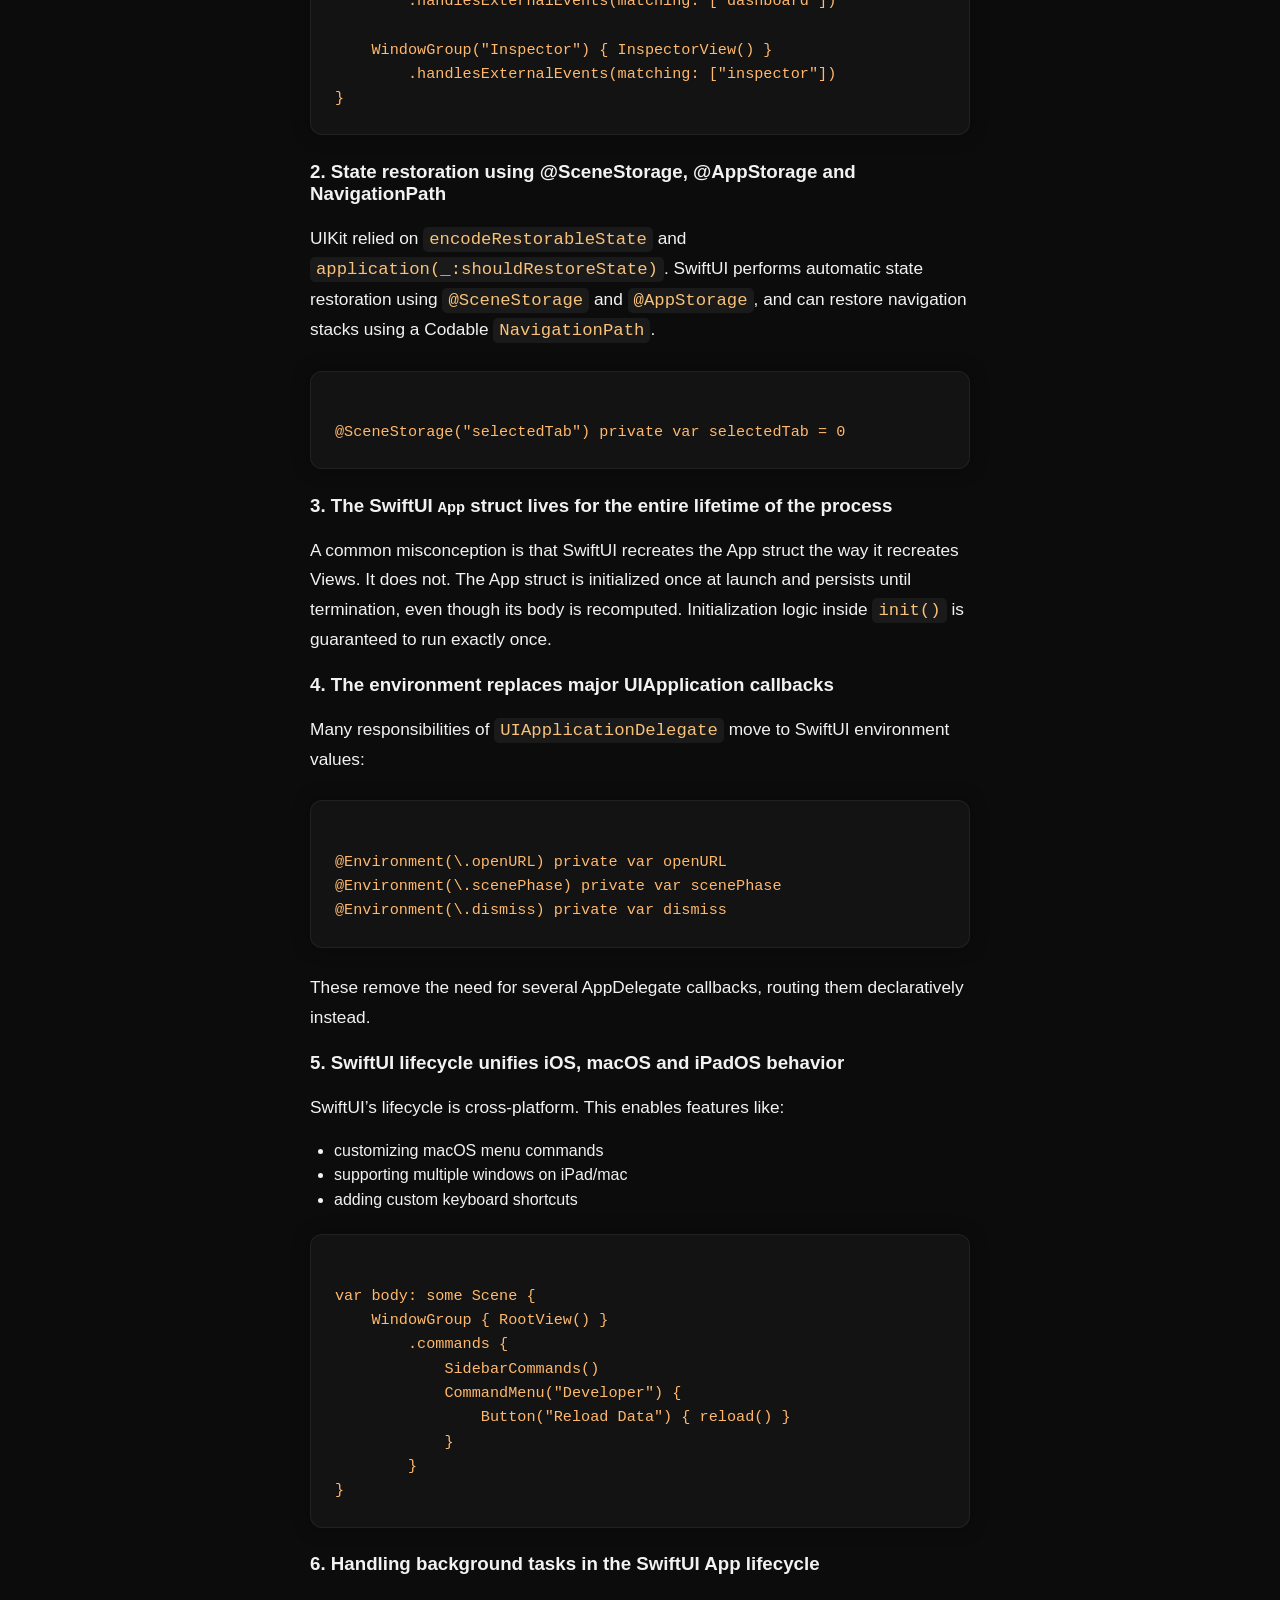
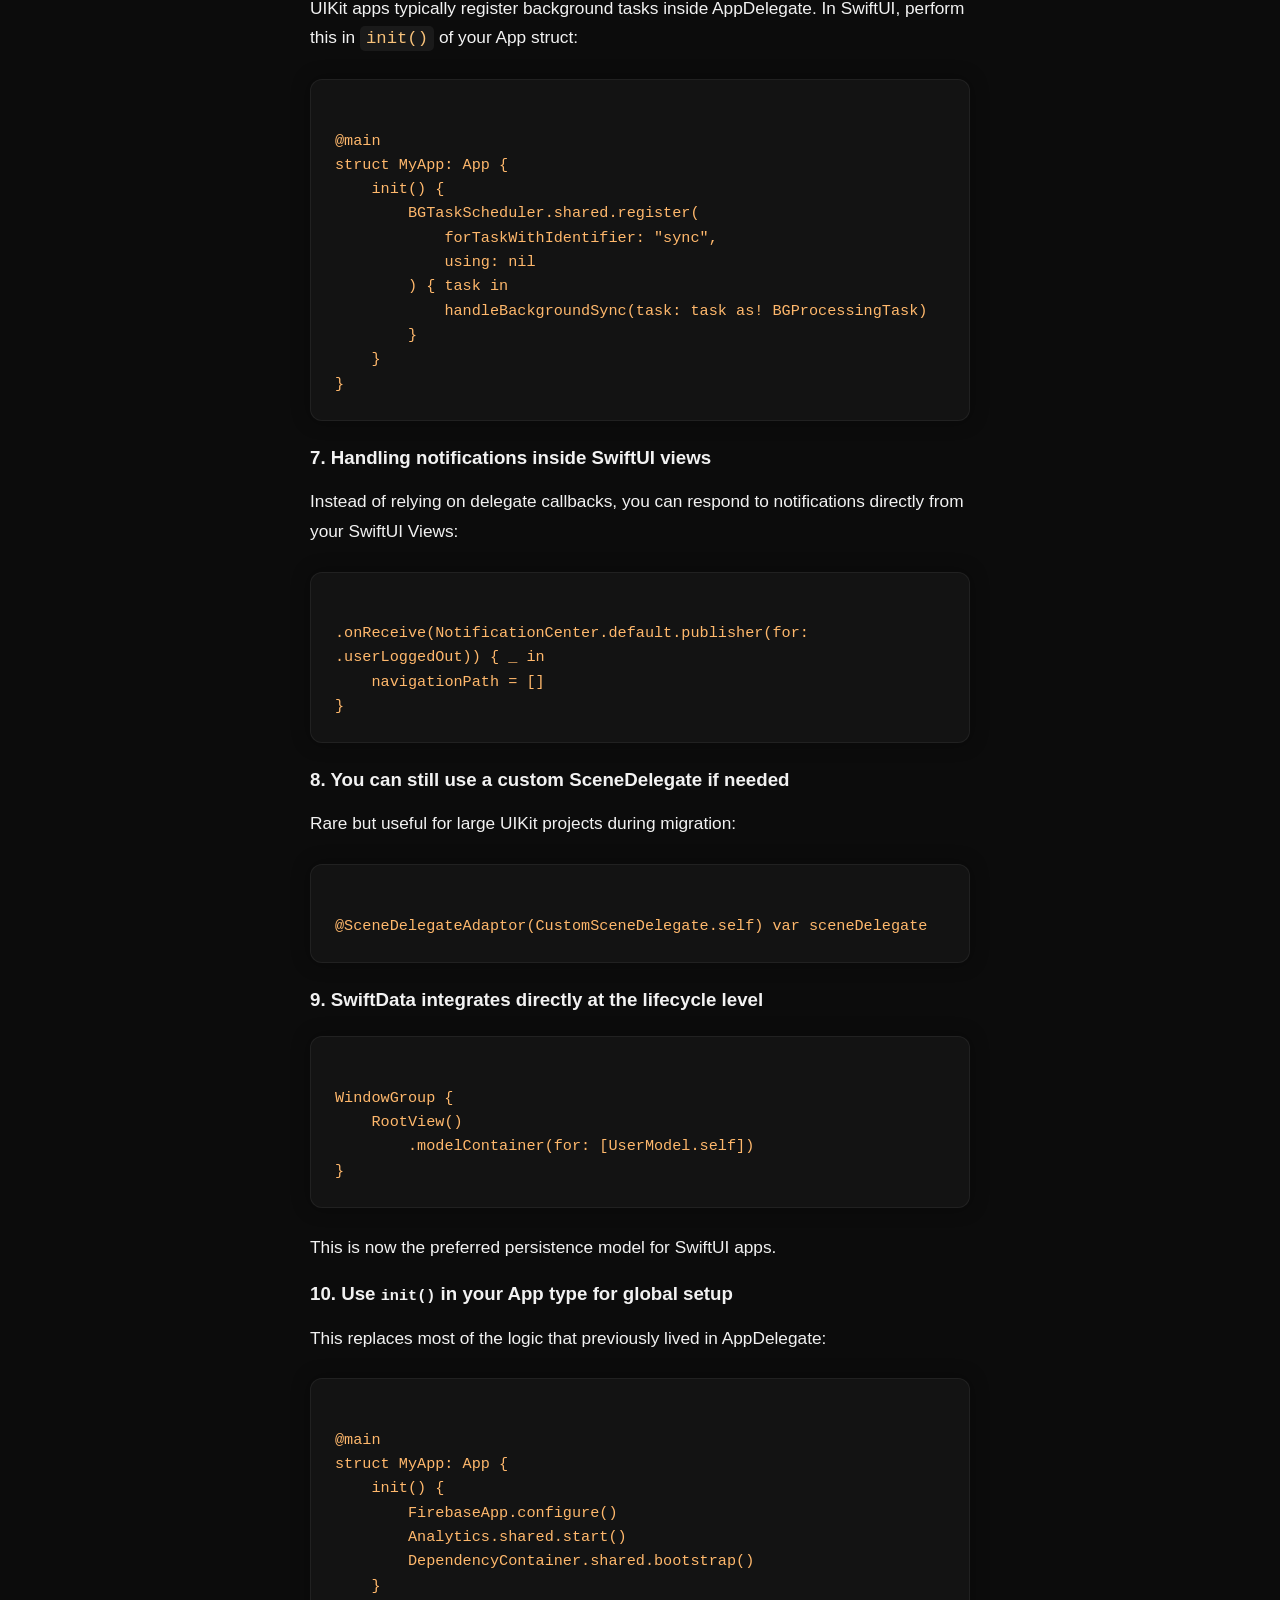
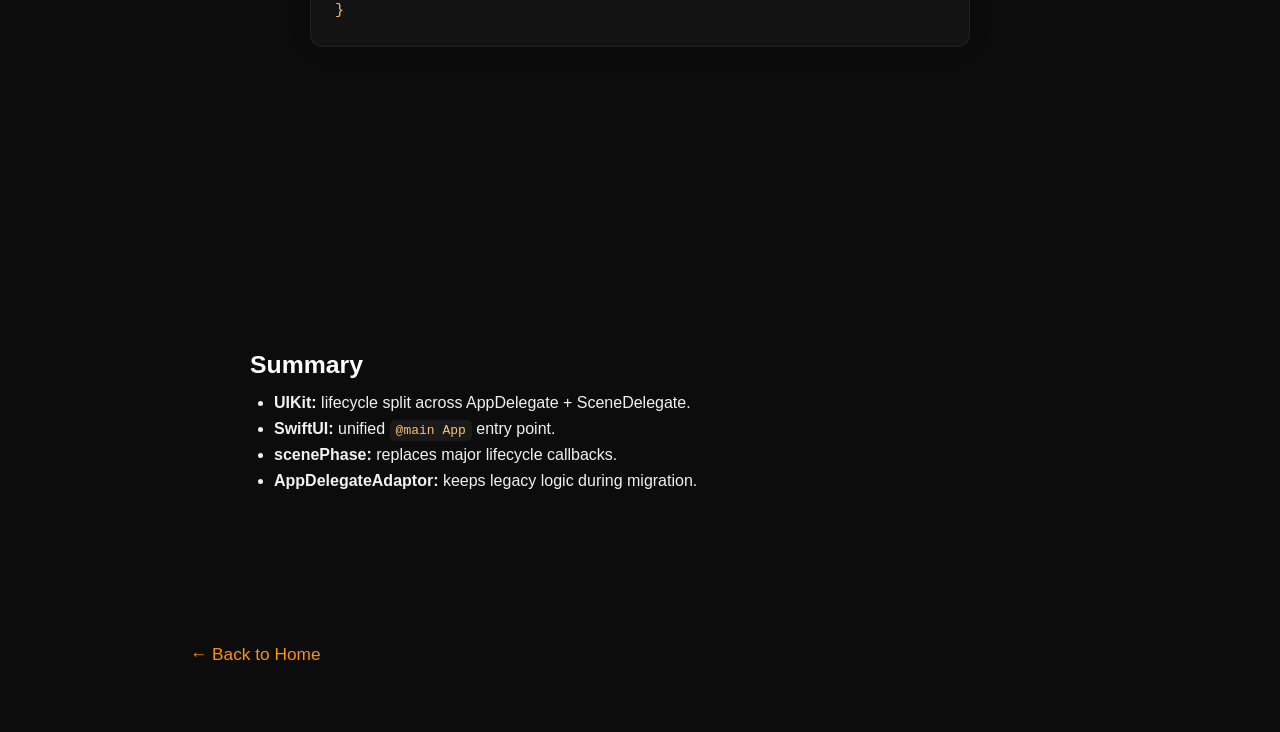
<file: blog/app_lifecycle_migration.html>
<!DOCTYPE html>
<html lang="en">

<head>
    <meta charset="UTF-8" />
    <title>From AppDelegate & SceneDelegate to SwiftUI @main App – Lifecycle Migration</title>
    <meta name="viewport" content="width=device-width, initial-scale=1.0" />

    <!-- Base portfolio styles -->
    <link rel="stylesheet" href="../css/base.css" />
    <link rel="stylesheet" href="../css/layout.css" />

    <!-- Unified blog article style -->
    <link rel="stylesheet" href="../css/redacted_modifier.css" />

    <!-- Article-specific animation -->
    <link rel="stylesheet" href="../css/app_lifecycle_migration.css" />
</head>

<body>

    <header class="navbar">
        <div class="logo">
            <a href="../index.html" style="color:inherit;text-decoration:none;">Islam Swira</a>
        </div>
        <nav>
            <a href="../index.html">Home</a>
            <a href="../projects.html">Projects</a>
            <a href="../experience.html">Experience</a>
            <a href="../contact.html">Contact</a>
        </nav>
    </header>

    <main class="blog-article-wrapper">
        <article class="blog-article">

            <p class="article-meta">SwiftUI Migration · Nov 2025 · 6 min read</p>

            <h1 class="article-title">
                From <code>AppDelegate</code> & <code>SceneDelegate</code> to SwiftUI’s <code>@main App</code>
            </h1>

            <p class="article-intro">
                UIKit apps start in <code>AppDelegate</code> and <code>SceneDelegate</code>.
                SwiftUI introduces a new lifecycle with a declarative entry point:
                the <code>@main App</code> type. In this article we compare the two models and show
                how to migrate gradually without breaking your existing flow.
            </p>

            <!-- 🔥 HERO MOCKUP (Animated) -->
            <section class="lifecycle-hero">
                <div class="lifecycle-layout">

                    <!-- LEFT TEXT -->
                    <div class="lifecycle-text">
                        <p class="lifecycle-kicker">Lifecycle Evolution</p>

                        <h2 class="lifecycle-heading">
                            The shift from imperative delegates to a declarative app structure
                        </h2>

                        <p class="lifecycle-body">
                            UIKit splits responsibilities between <code>AppDelegate</code> and
                            <code>SceneDelegate</code>. SwiftUI unifies everything under a single
                            <code>@main App</code> entry point with cleaner lifecycle handling,
                            multi-window support, and scene-based state management.
                        </p>

                        <ul class="lifecycle-points">
                            <li><strong>UIKit:</strong> scattered callbacks.</li>
                            <li><strong>SwiftUI:</strong> one clean entry point.</li>
                            <li><strong>Migration:</strong> painless using <code>@UIApplicationDelegateAdaptor</code>.
                            </li>
                        </ul>
                    </div>

                    <!-- RIGHT MOCKUP (Animated) -->
                    <div class="lifecycle-visual">
                        <div class="lifecycle-phone">

                            <!-- Status bar -->
                            <div class="lifecycle-statusbar"></div>

                            <!-- AppDelegate screen -->
                            <div class="lifecycle-screen lifecycle-screen--appdelegate">
                                <div class="lifecycle-pill lifecycle-pill--blue">AppDelegate</div>
                                <div class="lifecycle-line"></div>
                                <div class="lifecycle-line lifecycle-line--short"></div>
                            </div>

                            <!-- SceneDelegate screen -->
                            <div class="lifecycle-screen lifecycle-screen--scenedelegate">
                                <div class="lifecycle-pill lifecycle-pill--blue">SceneDelegate</div>
                                <div class="lifecycle-line"></div>
                                <div class="lifecycle-line lifecycle-line--short"></div>
                            </div>

                            <!-- SwiftUI @main App screen -->
                            <div class="lifecycle-screen lifecycle-screen--swiftui">
                                <div class="lifecycle-pill lifecycle-pill--orange">@main App</div>
                                <div class="lifecycle-line"></div>
                                <div class="lifecycle-line lifecycle-line--short"></div>
                                <div class="lifecycle-button">WindowGroup { RootView() }</div>
                            </div>
                        </div>

                        <p class="lifecycle-caption">
                            UIKit entry points fade out → SwiftUI’s unified <code>@main App</code> fades in.
                        </p>
                    </div>
                </div>
            </section>

            <!-- ---------- CONTENT SECTIONS ---------- -->

            <section>
                <h2>How the lifecycle worked in UIKit</h2>
                <p>
                    UIKit apps historically started with <code>AppDelegate</code> handling global
                    events like launching, notifications and background transitions. From iOS 13,
                    <code>SceneDelegate</code> was introduced to manage windows and scenes.
                </p>

                <pre><code class="language-swift">
@UIApplicationMain
class AppDelegate: UIResponder, UIApplicationDelegate {
    func application(
        _ application: UIApplication,
        didFinishLaunchingWithOptions options: ...
    ) -> Bool {
        FirebaseApp.configure()
        return true
    }
}
</code></pre>

                <pre><code class="language-swift">
class SceneDelegate: UIResponder, UIWindowSceneDelegate {
    var window: UIWindow?

    func scene(_ scene: UIScene, willConnectTo session: UISceneSession, ...) {
        window = UIWindow(windowScene: scene as! UIWindowScene)
        window?.rootViewController = UIHostingController(rootView: RootView())
        window?.makeKeyAndVisible()
    }
}
</code></pre>

            </section>

            <section>
                <h2>Enter SwiftUI’s <code>@main App</code></h2>
                <pre><code class="language-swift">
@main
struct MyApp: App {
    var body: some Scene {
        WindowGroup {
            RootView()
        }
    }
}
</code></pre>

                <p>
                    This replaces both AppDelegate and SceneDelegate. Your app’s window, main view,
                    and scene structure are now declared inside a single SwiftUI type.
                </p>
            </section>

            <section>
                <h2>Lifecycle handling with <code>scenePhase</code></h2>

                <pre><code class="language-swift">
@Environment(\.scenePhase) private var scenePhase

var body: some Scene {
    WindowGroup {
        RootView()
            .onChange(of: scenePhase) { phase in
                switch phase {
                case .active: startSession()
                case .background: saveState()
                default: break
                }
            }
    }
}
</code></pre>

            </section>

            <section>
                <h2>Keeping AppDelegate during migration</h2>
                <p>
                    Many real-world apps still require AppDelegate logic (Firebase, push notifications,
                    background tasks). SwiftUI supports this natively using:
                </p>

                <pre><code class="language-swift">
class AppDelegate: NSObject, UIApplicationDelegate {
    func application(_ application: UIApplication,
                     didRegisterForRemoteNotificationsWithDeviceToken token: Data) {
        PushManager.shared.updateToken(token)
    }
}

@main
struct MyApp: App {
    @UIApplicationDelegateAdaptor(AppDelegate.self) var delegate

    var body: some Scene {
        WindowGroup { RootView() }
    }
}
</code></pre>
                <section>
                    <h2>Advanced migration notes for production apps</h2>
                    <p>
                        Migrating to SwiftUI’s <code>@main App</code> lifecycle is more than replacing two files.
                        Real-world apps rely on deep linking, background tasks, multi-window behavior and
                        platform-specific events.
                        The SwiftUI lifecycle can handle all of these—but you need to understand how the new system maps
                        to UIKit's behavior.
                    </p>

                    <!-- 1. SwiftUI multi-scene system -->
                    <h3>1. SwiftUI’s multi-scene system replaces SceneDelegate entirely</h3>
                    <p>
                        Unlike UIKit’s <code>SceneDelegate</code>, SwiftUI’s scene system is declarative.
                        Each scene is defined as a value in your <code>App</code> body.
                        You can add multiple windows, customize activation, and route external events to specific
                        scenes.
                    </p>
                    <pre><code class="language-swift">
var body: some Scene {
    WindowGroup("Dashboard") { DashboardView() }
        .handlesExternalEvents(matching: ["dashboard"])

    WindowGroup("Inspector") { InspectorView() }
        .handlesExternalEvents(matching: ["inspector"])
}
</code></pre>

                    <!-- 2. State restoration -->
                    <h3>2. State restoration using @SceneStorage, @AppStorage and NavigationPath</h3>
                    <p>
                        UIKit relied on <code>encodeRestorableState</code> and
                        <code>application(_:shouldRestoreState)</code>.
                        SwiftUI performs automatic state restoration using <code>@SceneStorage</code> and
                        <code>@AppStorage</code>,
                        and can restore navigation stacks using a Codable <code>NavigationPath</code>.
                    </p>
                    <pre><code class="language-swift">
@SceneStorage("selectedTab") private var selectedTab = 0
</code></pre>

                    <!-- 3. App lifetime -->
                    <h3>3. The SwiftUI <code>App</code> struct lives for the entire lifetime of the process</h3>
                    <p>
                        A common misconception is that SwiftUI recreates the App struct the way it recreates Views.
                        It does not. The App struct is initialized once at launch and persists until termination,
                        even though its body is recomputed.
                        Initialization logic inside <code>init()</code> is guaranteed to run exactly once.
                    </p>

                    <!-- 4. Environment replaces UIApplication globals -->
                    <h3>4. The environment replaces major UIApplication callbacks</h3>
                    <p>
                        Many responsibilities of <code>UIApplicationDelegate</code> move to SwiftUI environment values:
                    </p>
                    <pre><code class="language-swift">
@Environment(\.openURL) private var openURL
@Environment(\.scenePhase) private var scenePhase
@Environment(\.dismiss) private var dismiss
</code></pre>
                    <p>
                        These remove the need for several AppDelegate callbacks, routing them declaratively instead.
                    </p>

                    <!-- 5. macOS / multi-platform behavior -->
                    <h3>5. SwiftUI lifecycle unifies iOS, macOS and iPadOS behavior</h3>
                    <p>
                        SwiftUI’s lifecycle is cross-platform. This enables features like:
                    </p>
                    <ul>
                        <li>customizing macOS menu commands</li>
                        <li>supporting multiple windows on iPad/mac</li>
                        <li>adding custom keyboard shortcuts</li>
                    </ul>
                    <pre><code class="language-swift">
var body: some Scene {
    WindowGroup { RootView() }
        .commands {
            SidebarCommands()
            CommandMenu("Developer") {
                Button("Reload Data") { reload() }
            }
        }
}
</code></pre>

                    <!-- 6. Background tasks -->
                    <h3>6. Handling background tasks in the SwiftUI App lifecycle</h3>
                    <p>
                        UIKit apps typically register background tasks inside AppDelegate.
                        In SwiftUI, perform this in <code>init()</code> of your App struct:
                    </p>
                    <pre><code class="language-swift">
@main
struct MyApp: App {
    init() {
        BGTaskScheduler.shared.register(
            forTaskWithIdentifier: "sync",
            using: nil
        ) { task in
            handleBackgroundSync(task: task as! BGProcessingTask)
        }
    }
}
</code></pre>

                    <!-- 7. NotificationCenter bridge -->
                    <h3>7. Handling notifications inside SwiftUI views</h3>
                    <p>
                        Instead of relying on delegate callbacks, you can respond to
                        notifications directly from your SwiftUI Views:
                    </p>
                    <pre><code class="language-swift">
.onReceive(NotificationCenter.default.publisher(for: .userLoggedOut)) { _ in
    navigationPath = []
}
</code></pre>

                    <!-- 8. SceneDelegateAdaptor -->
                    <h3>8. You can still use a custom SceneDelegate if needed</h3>
                    <p>
                        Rare but useful for large UIKit projects during migration:
                    </p>
                    <pre><code class="language-swift">
@SceneDelegateAdaptor(CustomSceneDelegate.self) var sceneDelegate
</code></pre>

                    <!-- 9. SwiftData integration -->
                    <h3>9. SwiftData integrates directly at the lifecycle level</h3>
                    <pre><code class="language-swift">
WindowGroup {
    RootView()
        .modelContainer(for: [UserModel.self])
}
</code></pre>
                    <p>
                        This is now the preferred persistence model for SwiftUI apps.
                    </p>

                    <!-- 10. init() in @main App -->
                    <h3>10. Use <code>init()</code> in your App type for global setup</h3>
                    <p>
                        This replaces most of the logic that previously lived in AppDelegate:
                    </p>
                    <pre><code class="language-swift">
@main
struct MyApp: App {
    init() {
        FirebaseApp.configure()
        Analytics.shared.start()
        DependencyContainer.shared.bootstrap()
    }
}
</code></pre>

                </section>

            </section>

            <section class="article-section--summary">
                <h2>Summary</h2>
                <ul class="article-takeaways">
                    <li><strong>UIKit:</strong> lifecycle split across AppDelegate + SceneDelegate.</li>
                    <li><strong>SwiftUI:</strong> unified <code>@main App</code> entry point.</li>
                    <li><strong>scenePhase:</strong> replaces major lifecycle callbacks.</li>
                    <li><strong>AppDelegateAdaptor:</strong> keeps legacy logic during migration.</li>
                </ul>
            </section>

            <p class="article-back-link">
                <a href="../index.html">← Back to Home</a>
            </p>

        </article>
    </main>
</body>

</html>
</file>
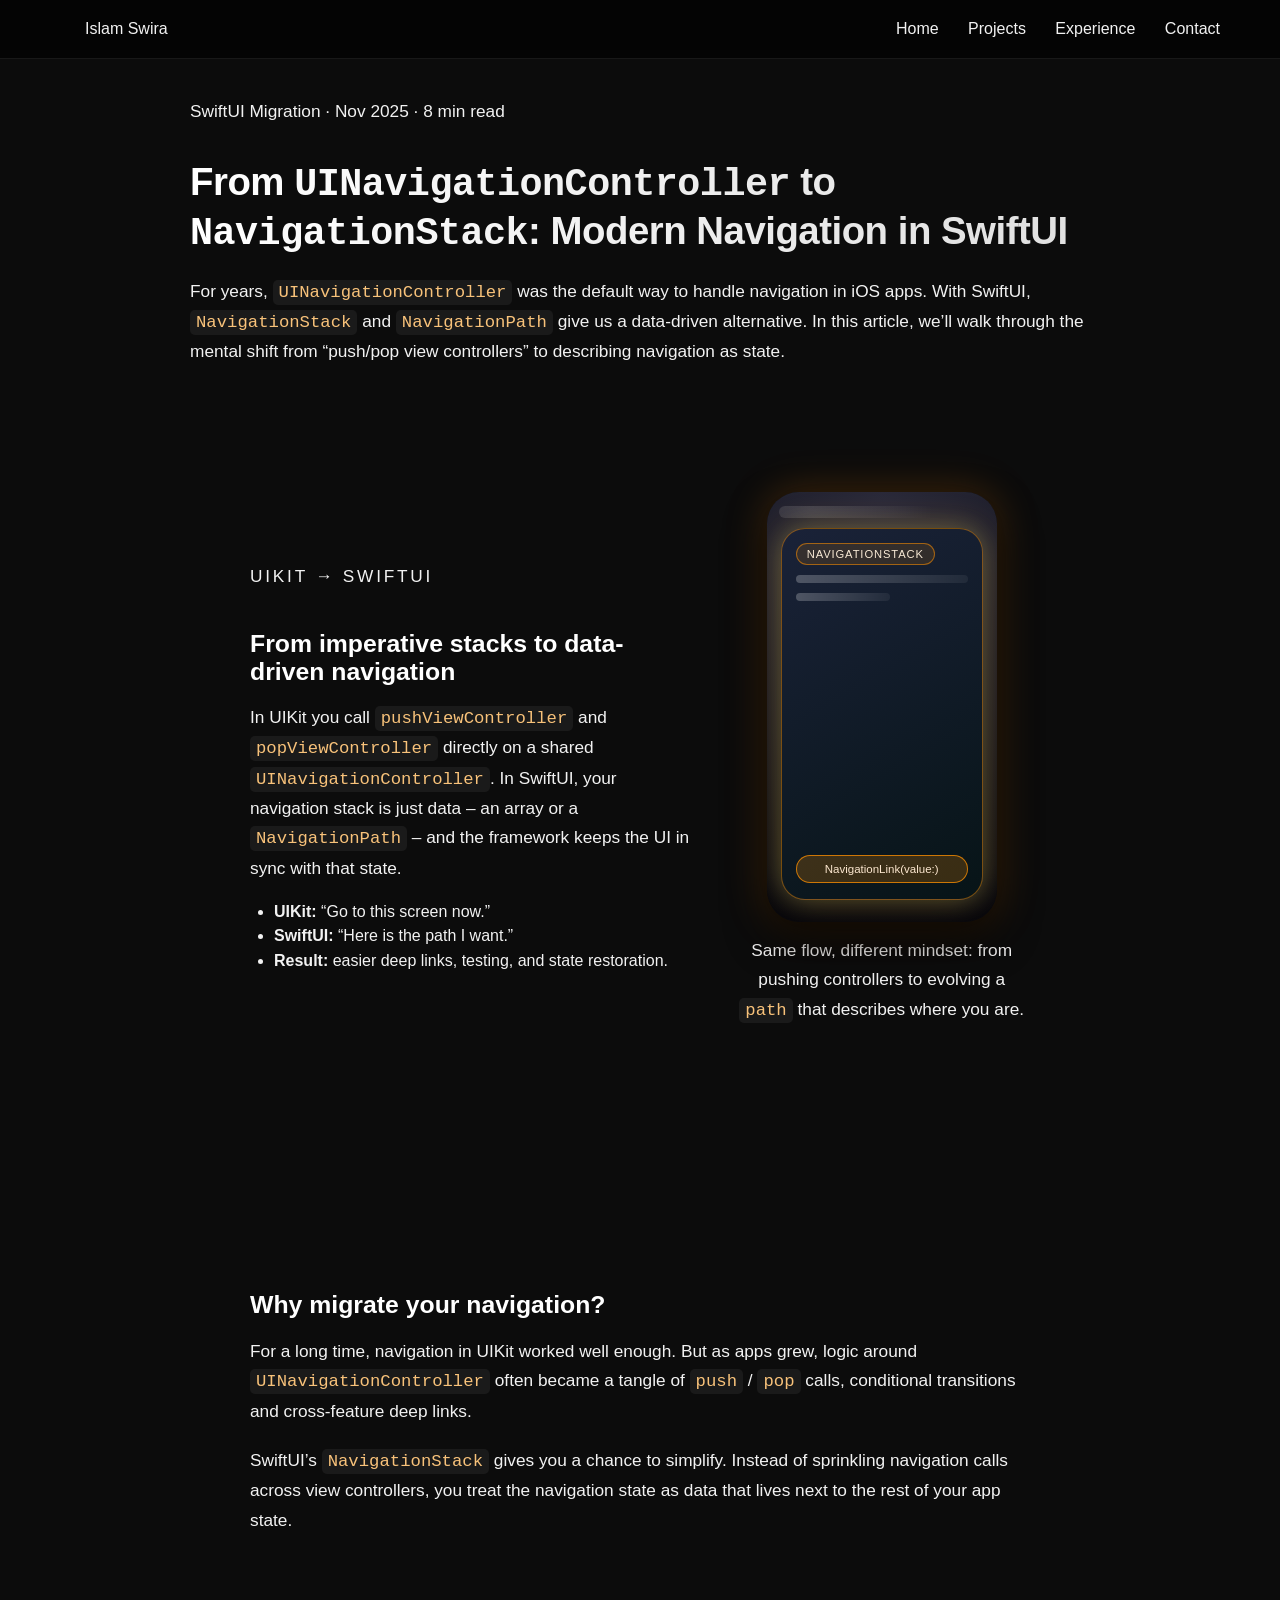
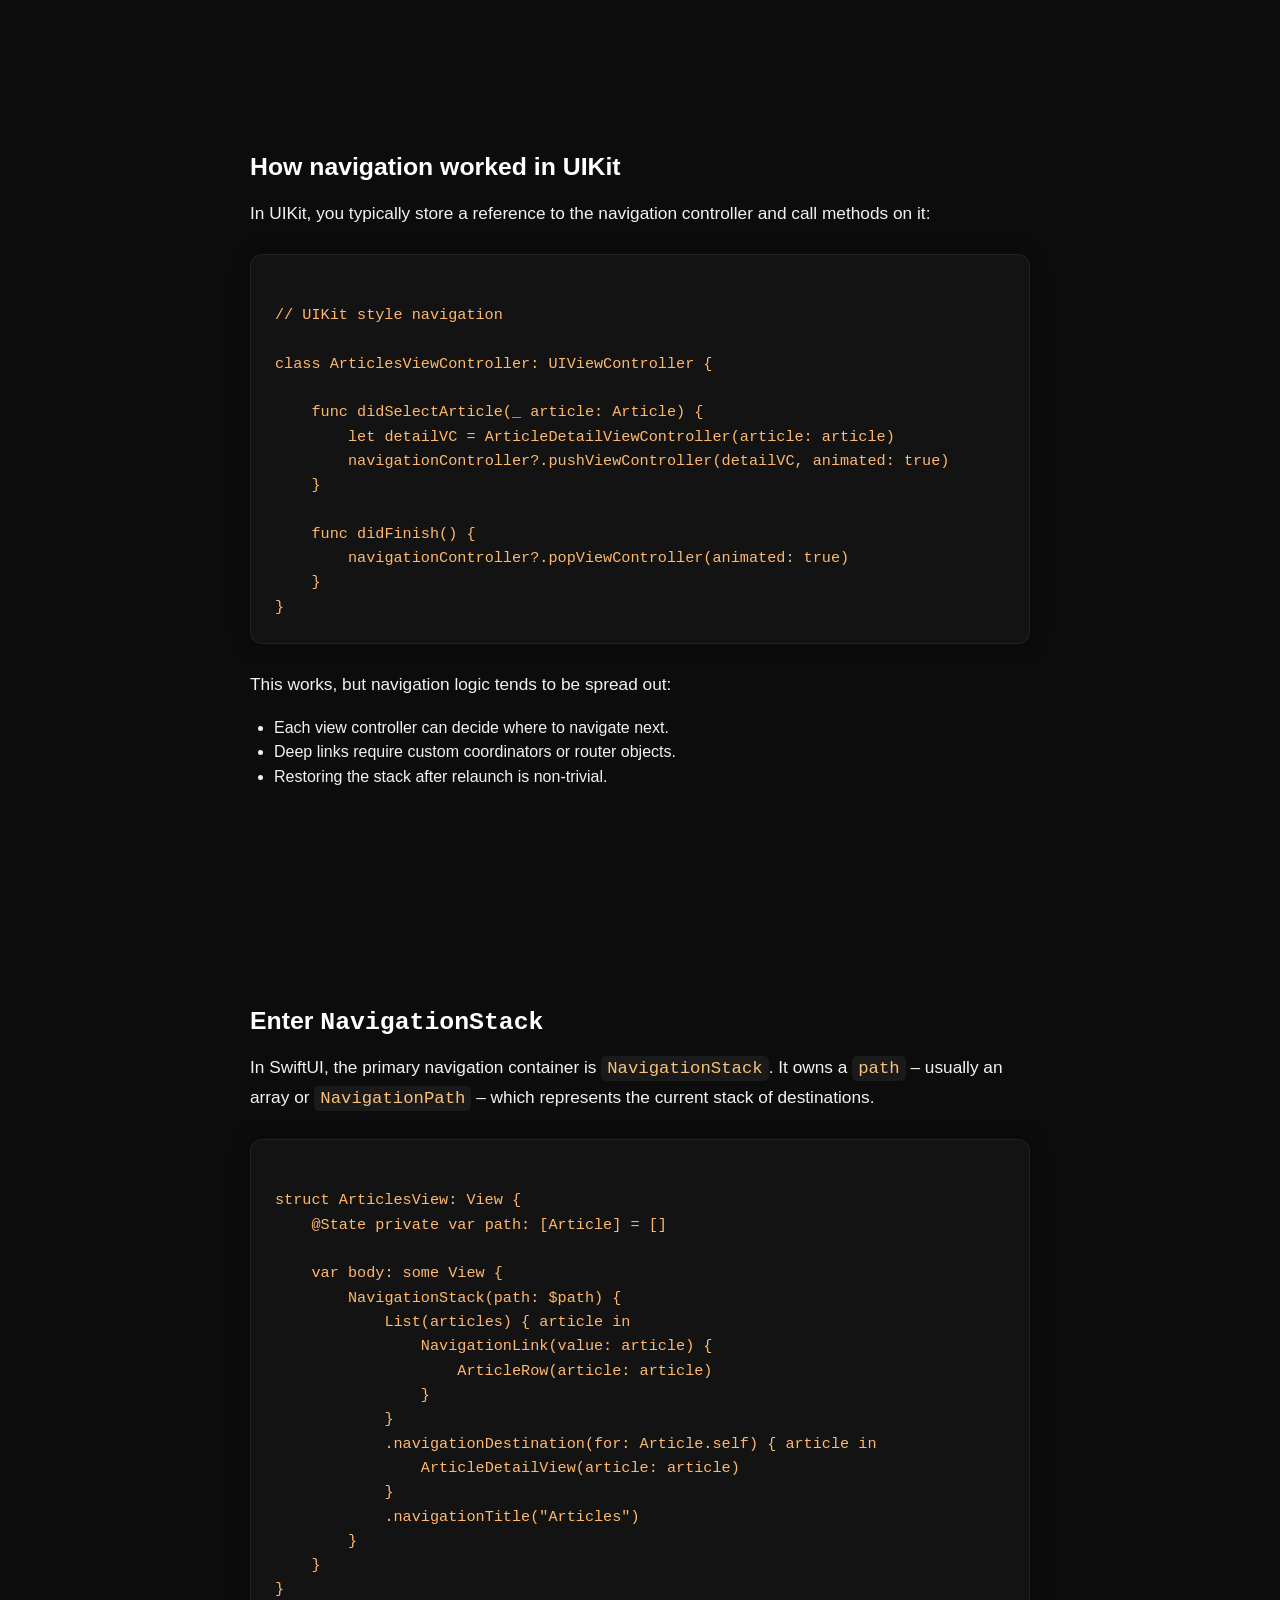
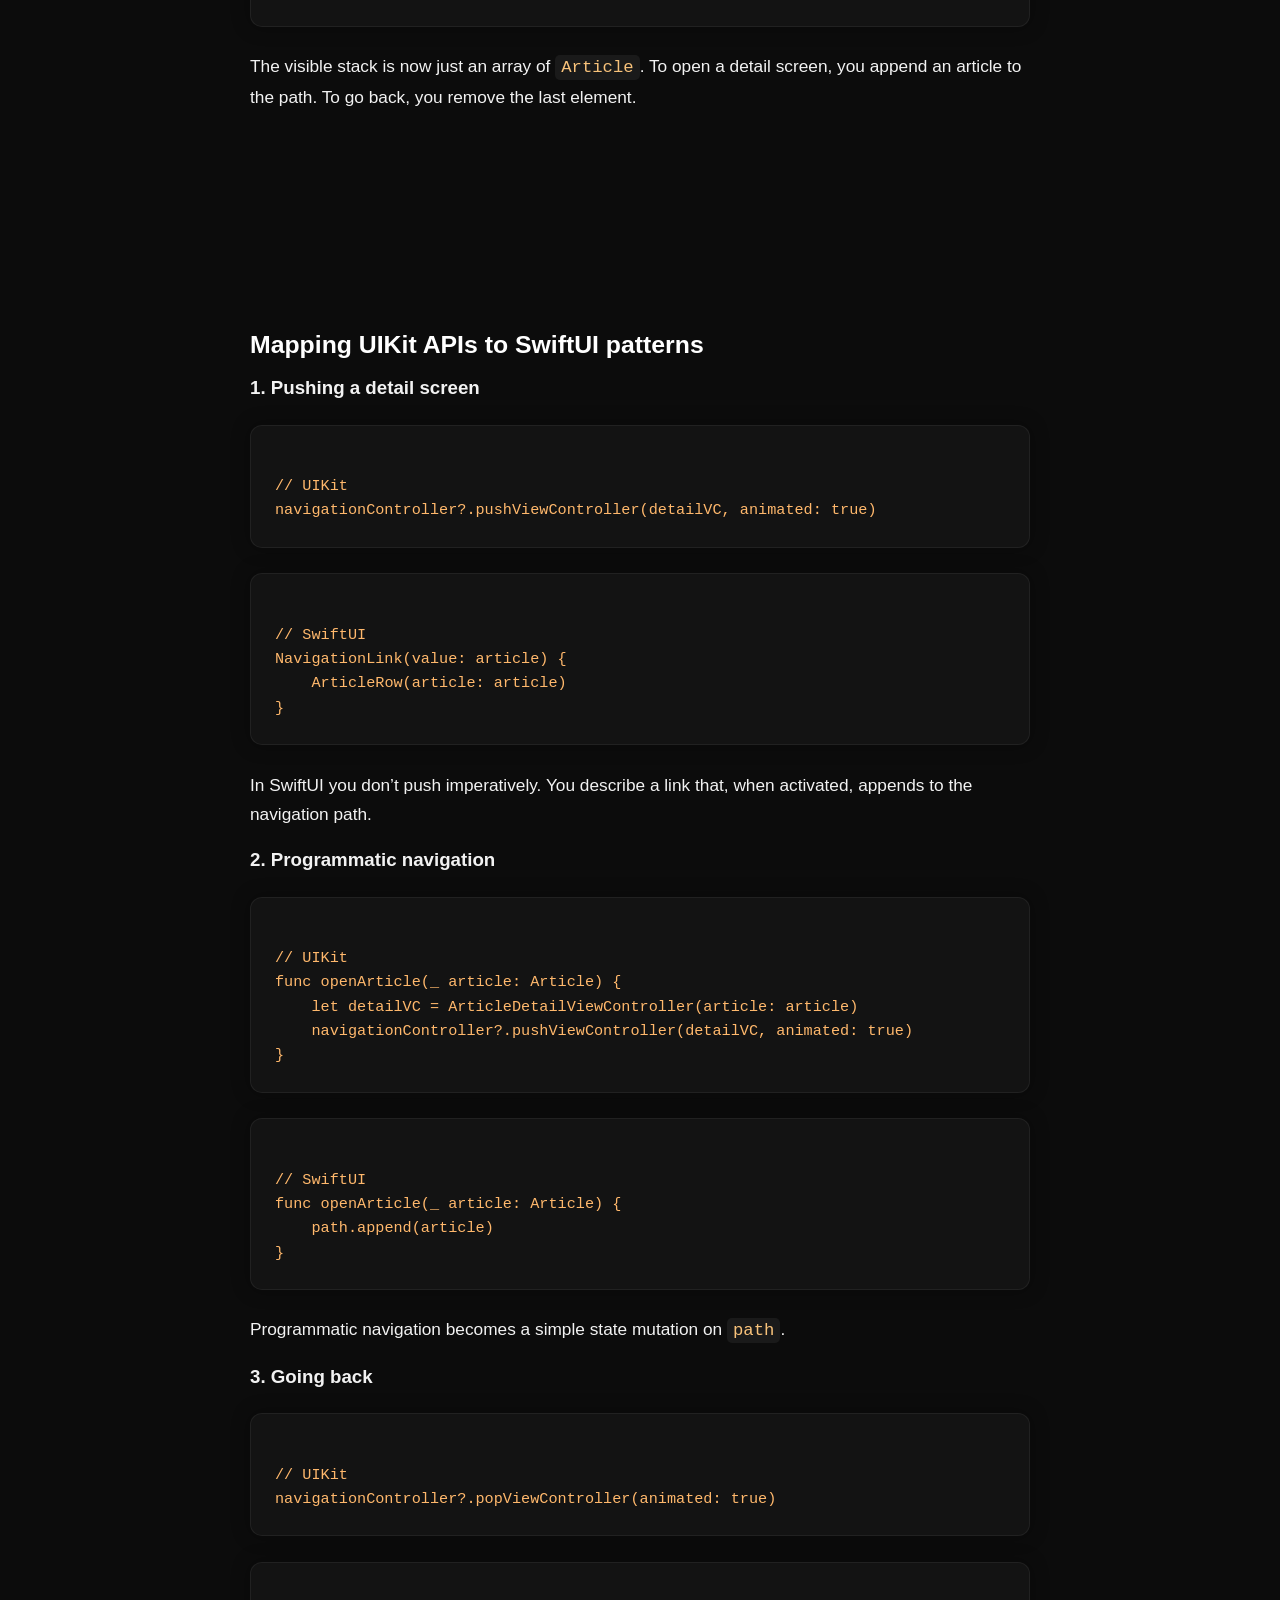
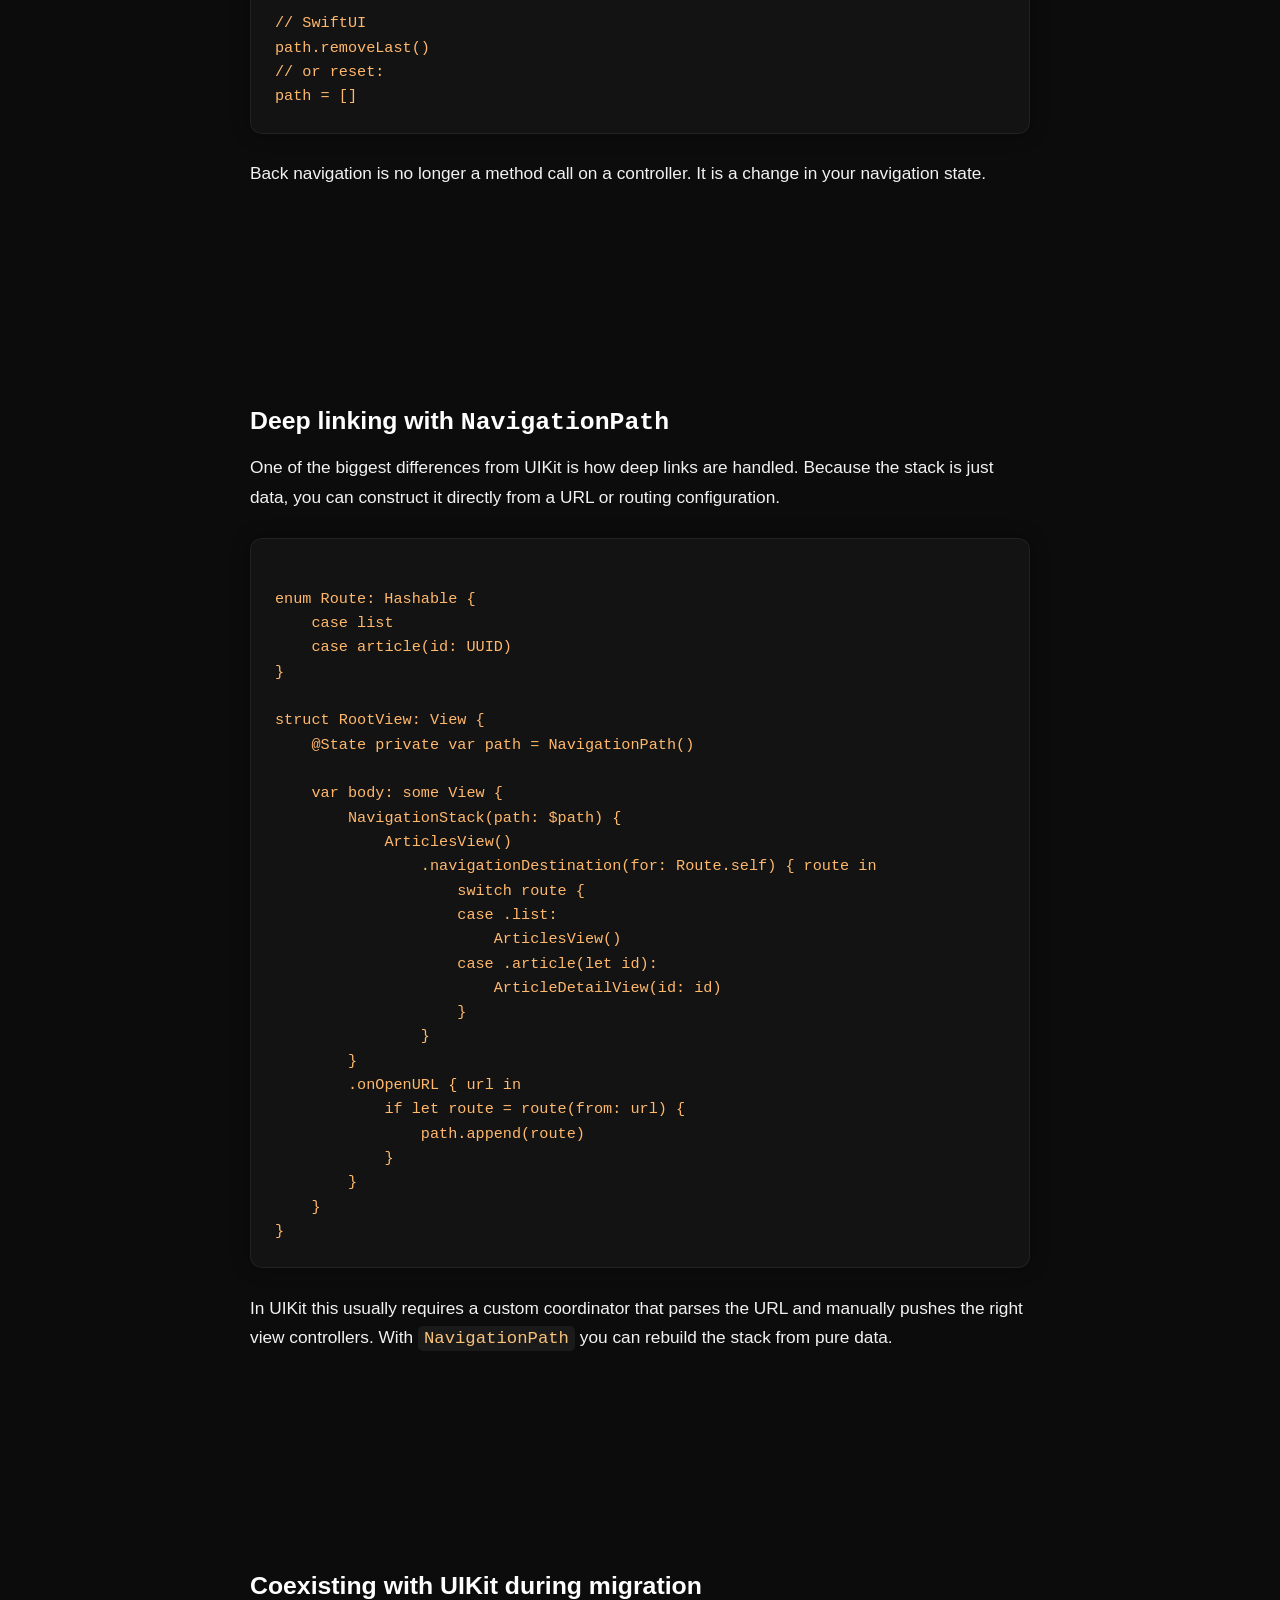
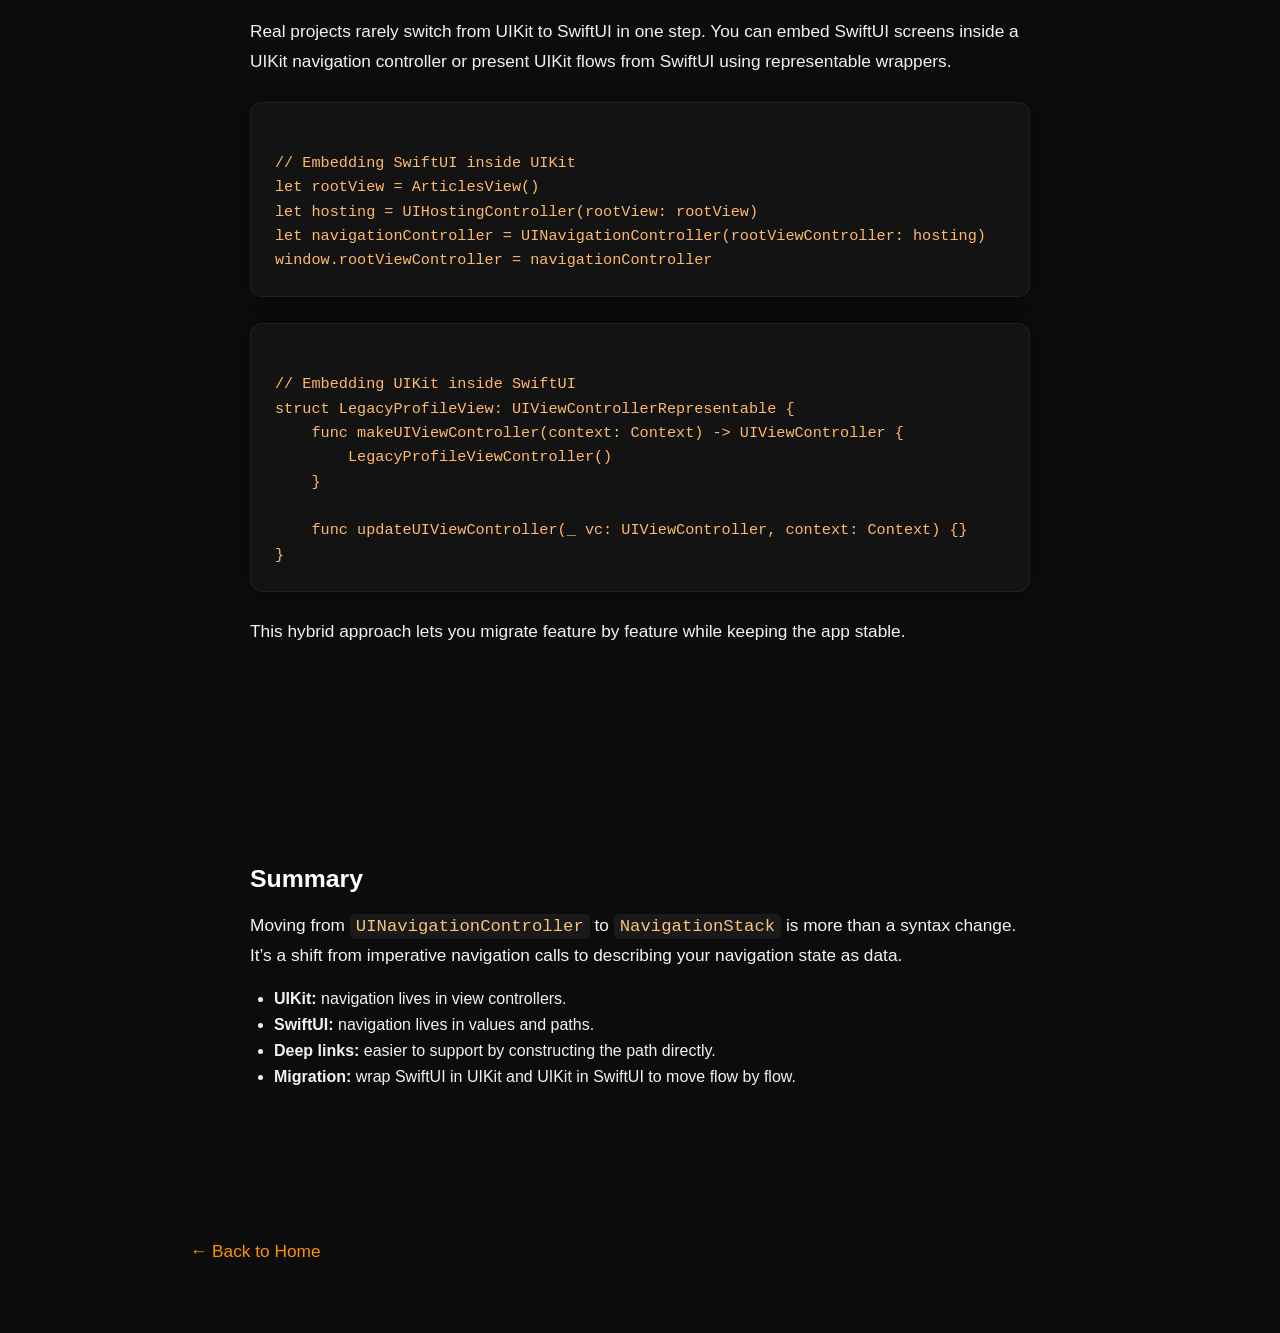
<file: blog/navigation_migration.html>
<!DOCTYPE html>
<html lang="en">

<head>
    <meta charset="UTF-8" />
    <title>From UINavigationController to NavigationStack – SwiftUI Navigation Migration</title>
    <meta name="viewport" content="width=device-width, initial-scale=1.0" />

    <!-- نفس ملفات البورتفوليو الأساسية -->
    <link rel="stylesheet" href="../css/base.css" />
    <link rel="stylesheet" href="../css/layout.css" />

    <!-- نفس ستايل المقالات (علشان الألوان والـ typography تبقى موحدة) -->
    <link rel="stylesheet" href="../css/redacted_modifier.css" />

    <!-- CSS الصغير بتاع المقال ده بس (الهيرو والموكاب) -->
    <link rel="stylesheet" href="../css/navigation_migration.css" />
</head>

<body>

    <header class="navbar">
        <div class="logo">
            <a href="../index.html" style="color:inherit;text-decoration:none;">Islam Swira</a>
        </div>
        <nav>
            <a href="../index.html">Home</a>
            <a href="../projects.html">Projects</a>
            <a href="../experience.html">Experience</a>
            <a href="../contact.html">Contact</a>
        </nav>
    </header>

    <main class="blog-article-wrapper">
        <article class="blog-article">

            <p class="article-meta">
                SwiftUI Migration · Nov 2025 · 8 min read
            </p>

            <h1 class="article-title">
                From <code>UINavigationController</code> to <code>NavigationStack</code>:
                Modern Navigation in SwiftUI
            </h1>

            <p class="article-intro">
                For years, <code>UINavigationController</code> was the default way to handle
                navigation in iOS apps. With SwiftUI, <code>NavigationStack</code> and
                <code>NavigationPath</code> give us a data-driven alternative. In this article,
                we’ll walk through the mental shift from “push/pop view controllers” to
                describing navigation as state.
            </p>

            <!-- 🔥 HERO MOCKUP مخصوص المقال ده -->
            <section class="nav-migration-demo">
                <div class="nav-migration-layout">
                    <div class="nav-migration-text">
                        <p class="nav-migration-kicker">UIKit → SwiftUI</p>
                        <h2 class="nav-migration-heading">
                            From imperative stacks to data-driven navigation
                        </h2>
                        <p class="nav-migration-body">
                            In UIKit you call <code>pushViewController</code> and
                            <code>popViewController</code> directly on a shared
                            <code>UINavigationController</code>. In SwiftUI, your navigation
                            stack is just data – an array or a <code>NavigationPath</code> –
                            and the framework keeps the UI in sync with that state.
                        </p>
                        <ul class="nav-migration-points">
                            <li><strong>UIKit:</strong> “Go to this screen now.”</li>
                            <li><strong>SwiftUI:</strong> “Here is the path I want.”</li>
                            <li><strong>Result:</strong> easier deep links, testing, and state restoration.</li>
                        </ul>
                    </div>

                    <div class="nav-migration-visual">
                        <div class="nav-mockup-phone">
                            <div class="nav-mockup-statusbar"></div>

                            <!-- UIKit state -->
                            <div class="nav-mockup-screen nav-mockup-screen--uikit">
                                <div class="nav-mockup-pill nav-mockup-pill--uikit">UIKit stack</div>
                                <div class="nav-mockup-line"></div>
                                <div class="nav-mockup-line nav-mockup-line--short"></div>
                                <div class="nav-mockup-button nav-mockup-button--push">
                                    pushViewController(_:animated:)
                                </div>
                            </div>

                            <!-- SwiftUI state -->
                            <div class="nav-mockup-screen nav-mockup-screen--swiftui">
                                <div class="nav-mockup-pill nav-mockup-pill--swiftui">NavigationStack</div>
                                <div class="nav-mockup-line"></div>
                                <div class="nav-mockup-line nav-mockup-line--short"></div>
                                <div class="nav-mockup-button nav-mockup-button--link">
                                    NavigationLink(value:)
                                </div>
                            </div>
                        </div>

                        <p class="nav-mockup-caption">
                            Same flow, different mindset: from pushing controllers to evolving a
                            <code>path</code> that describes where you are.
                        </p>
                    </div>
                </div>
            </section>
            <!-- 🔚 END HERO -->

            <section>
                <h2>Why migrate your navigation?</h2>
                <p>
                    For a long time, navigation in UIKit worked well enough. But as apps grew,
                    logic around <code>UINavigationController</code> often became a tangle of
                    <code>push</code> / <code>pop</code> calls, conditional transitions and
                    cross-feature deep links.
                </p>
                <p>
                    SwiftUI’s <code>NavigationStack</code> gives you a chance to simplify.
                    Instead of sprinkling navigation calls across view controllers, you treat
                    the navigation state as data that lives next to the rest of your app state.
                </p>
            </section>

            <section>
                <h2>How navigation worked in UIKit</h2>
                <p>
                    In UIKit, you typically store a reference to the navigation controller and
                    call methods on it:
                </p>

                <pre><code class="language-swift">
// UIKit style navigation

class ArticlesViewController: UIViewController {

    func didSelectArticle(_ article: Article) {
        let detailVC = ArticleDetailViewController(article: article)
        navigationController?.pushViewController(detailVC, animated: true)
    }

    func didFinish() {
        navigationController?.popViewController(animated: true)
    }
}
</code></pre>

                <p>
                    This works, but navigation logic tends to be spread out:
                </p>
                <ul>
                    <li>Each view controller can decide where to navigate next.</li>
                    <li>Deep links require custom coordinators or router objects.</li>
                    <li>Restoring the stack after relaunch is non-trivial.</li>
                </ul>
            </section>

            <section>
                <h2>Enter <code>NavigationStack</code></h2>
                <p>
                    In SwiftUI, the primary navigation container is <code>NavigationStack</code>.
                    It owns a <code>path</code> – usually an array or <code>NavigationPath</code> –
                    which represents the current stack of destinations.
                </p>

                <pre><code class="language-swift">
struct ArticlesView: View {
    @State private var path: [Article] = []

    var body: some View {
        NavigationStack(path: $path) {
            List(articles) { article in
                NavigationLink(value: article) {
                    ArticleRow(article: article)
                }
            }
            .navigationDestination(for: Article.self) { article in
                ArticleDetailView(article: article)
            }
            .navigationTitle("Articles")
        }
    }
}
</code></pre>

                <p>
                    The visible stack is now just an array of <code>Article</code>. To open a
                    detail screen, you append an article to the path. To go back, you remove
                    the last element.
                </p>
            </section>

            <section>
                <h2>Mapping UIKit APIs to SwiftUI patterns</h2>

                <div class="comparison-grid">
                    <div>
                        <h3>1. Pushing a detail screen</h3>
                        <pre><code class="language-swift">
// UIKit
navigationController?.pushViewController(detailVC, animated: true)
</code></pre>

                        <pre><code class="language-swift">
// SwiftUI
NavigationLink(value: article) {
    ArticleRow(article: article)
}
</code></pre>
                        <p>
                            In SwiftUI you don’t push imperatively. You describe a link that,
                            when activated, appends to the navigation path.
                        </p>
                    </div>

                    <div>
                        <h3>2. Programmatic navigation</h3>
                        <pre><code class="language-swift">
// UIKit
func openArticle(_ article: Article) {
    let detailVC = ArticleDetailViewController(article: article)
    navigationController?.pushViewController(detailVC, animated: true)
}
</code></pre>

                        <pre><code class="language-swift">
// SwiftUI
func openArticle(_ article: Article) {
    path.append(article)
}
</code></pre>
                        <p>
                            Programmatic navigation becomes a simple state mutation on
                            <code>path</code>.
                        </p>
                    </div>

                    <div>
                        <h3>3. Going back</h3>
                        <pre><code class="language-swift">
// UIKit
navigationController?.popViewController(animated: true)
</code></pre>

                        <pre><code class="language-swift">
// SwiftUI
path.removeLast()
// or reset:
path = []
</code></pre>
                        <p>
                            Back navigation is no longer a method call on a controller.
                            It is a change in your navigation state.
                        </p>
                    </div>
                </div>
            </section>

            <section>
                <h2>Deep linking with <code>NavigationPath</code></h2>
                <p>
                    One of the biggest differences from UIKit is how deep links are handled.
                    Because the stack is just data, you can construct it directly from a URL
                    or routing configuration.
                </p>

                <pre><code class="language-swift">
enum Route: Hashable {
    case list
    case article(id: UUID)
}

struct RootView: View {
    @State private var path = NavigationPath()

    var body: some View {
        NavigationStack(path: $path) {
            ArticlesView()
                .navigationDestination(for: Route.self) { route in
                    switch route {
                    case .list:
                        ArticlesView()
                    case .article(let id):
                        ArticleDetailView(id: id)
                    }
                }
        }
        .onOpenURL { url in
            if let route = route(from: url) {
                path.append(route)
            }
        }
    }
}
</code></pre>

                <p>
                    In UIKit this usually requires a custom coordinator that parses the URL
                    and manually pushes the right view controllers. With <code>NavigationPath</code>
                    you can rebuild the stack from pure data.
                </p>
            </section>

            <section>
                <h2>Coexisting with UIKit during migration</h2>
                <p>
                    Real projects rarely switch from UIKit to SwiftUI in one step. You can
                    embed SwiftUI screens inside a UIKit navigation controller or present
                    UIKit flows from SwiftUI using representable wrappers.
                </p>

                <pre><code class="language-swift">
// Embedding SwiftUI inside UIKit
let rootView = ArticlesView()
let hosting = UIHostingController(rootView: rootView)
let navigationController = UINavigationController(rootViewController: hosting)
window.rootViewController = navigationController
</code></pre>

                <pre><code class="language-swift">
// Embedding UIKit inside SwiftUI
struct LegacyProfileView: UIViewControllerRepresentable {
    func makeUIViewController(context: Context) -> UIViewController {
        LegacyProfileViewController()
    }

    func updateUIViewController(_ vc: UIViewController, context: Context) {}
}
</code></pre>

                <p>
                    This hybrid approach lets you migrate feature by feature while keeping
                    the app stable.
                </p>
            </section>

            <section class="article-section--summary">
                <h2>Summary</h2>
                <p>
                    Moving from <code>UINavigationController</code> to
                    <code>NavigationStack</code> is more than a syntax change. It’s a shift
                    from imperative navigation calls to describing your navigation state
                    as data.
                </p>
                <ul class="article-takeaways">
                    <li><strong>UIKit:</strong> navigation lives in view controllers.</li>
                    <li><strong>SwiftUI:</strong> navigation lives in values and paths.</li>
                    <li>
                        <strong>Deep links:</strong> easier to support by constructing
                        the path directly.
                    </li>
                    <li>
                        <strong>Migration:</strong> wrap SwiftUI in UIKit and UIKit in
                        SwiftUI to move flow by flow.
                    </li>
                </ul>
            </section>

            <p class="article-back-link">
                <a href="../index.html">← Back to Home</a>
            </p>

        </article>
    </main>

</body>

</html>
</file>
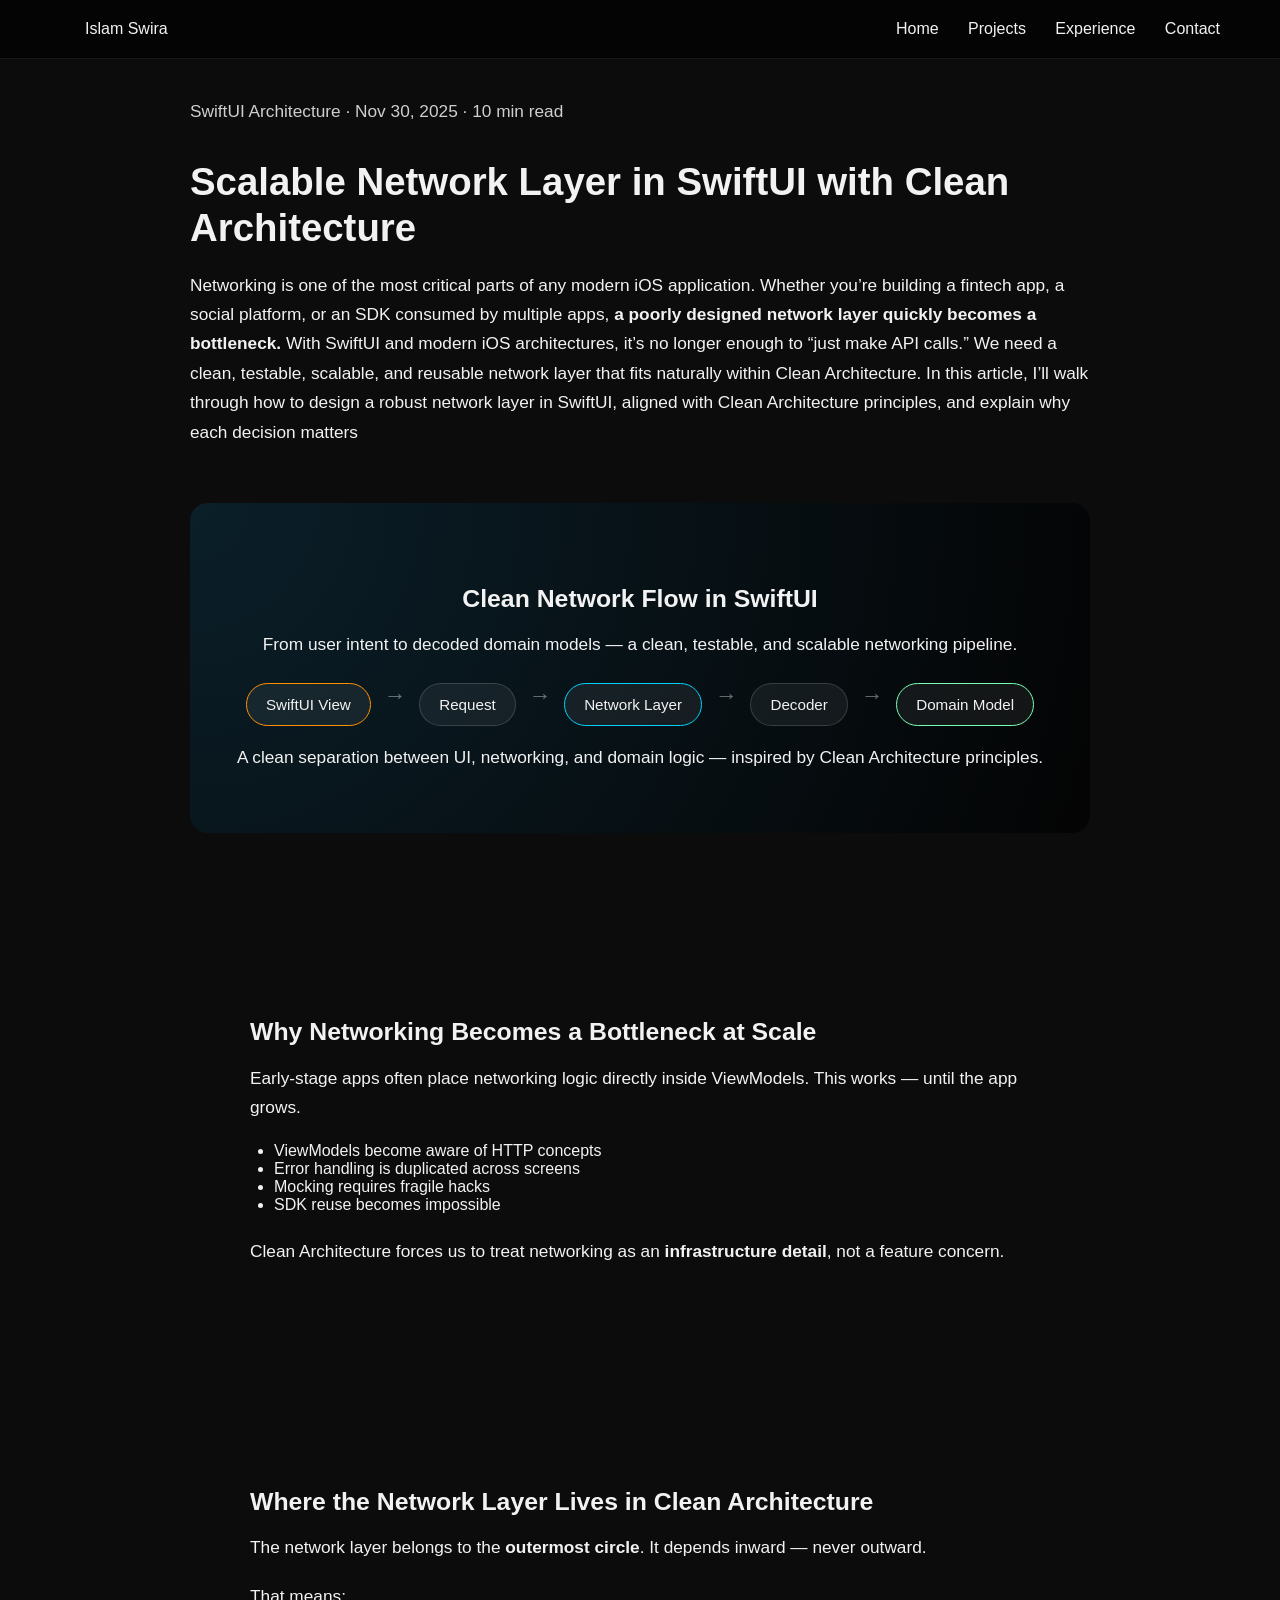
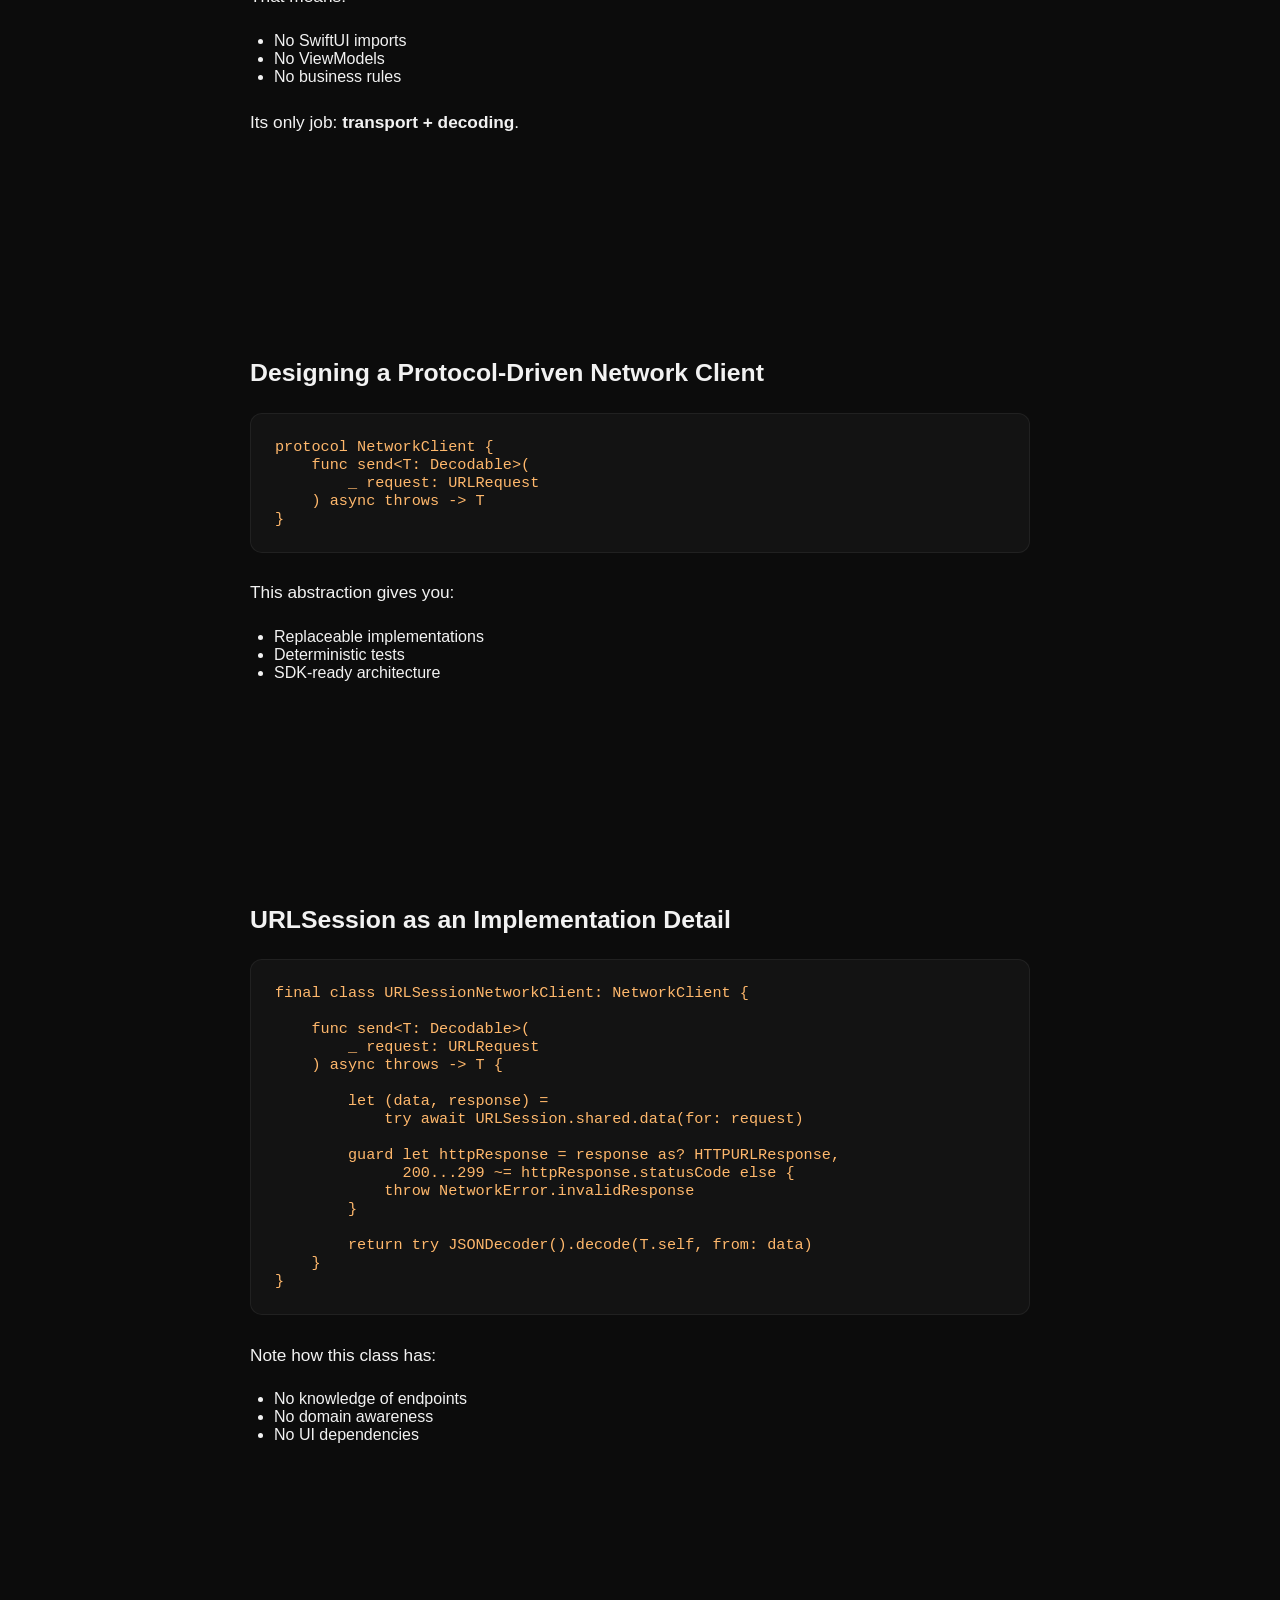
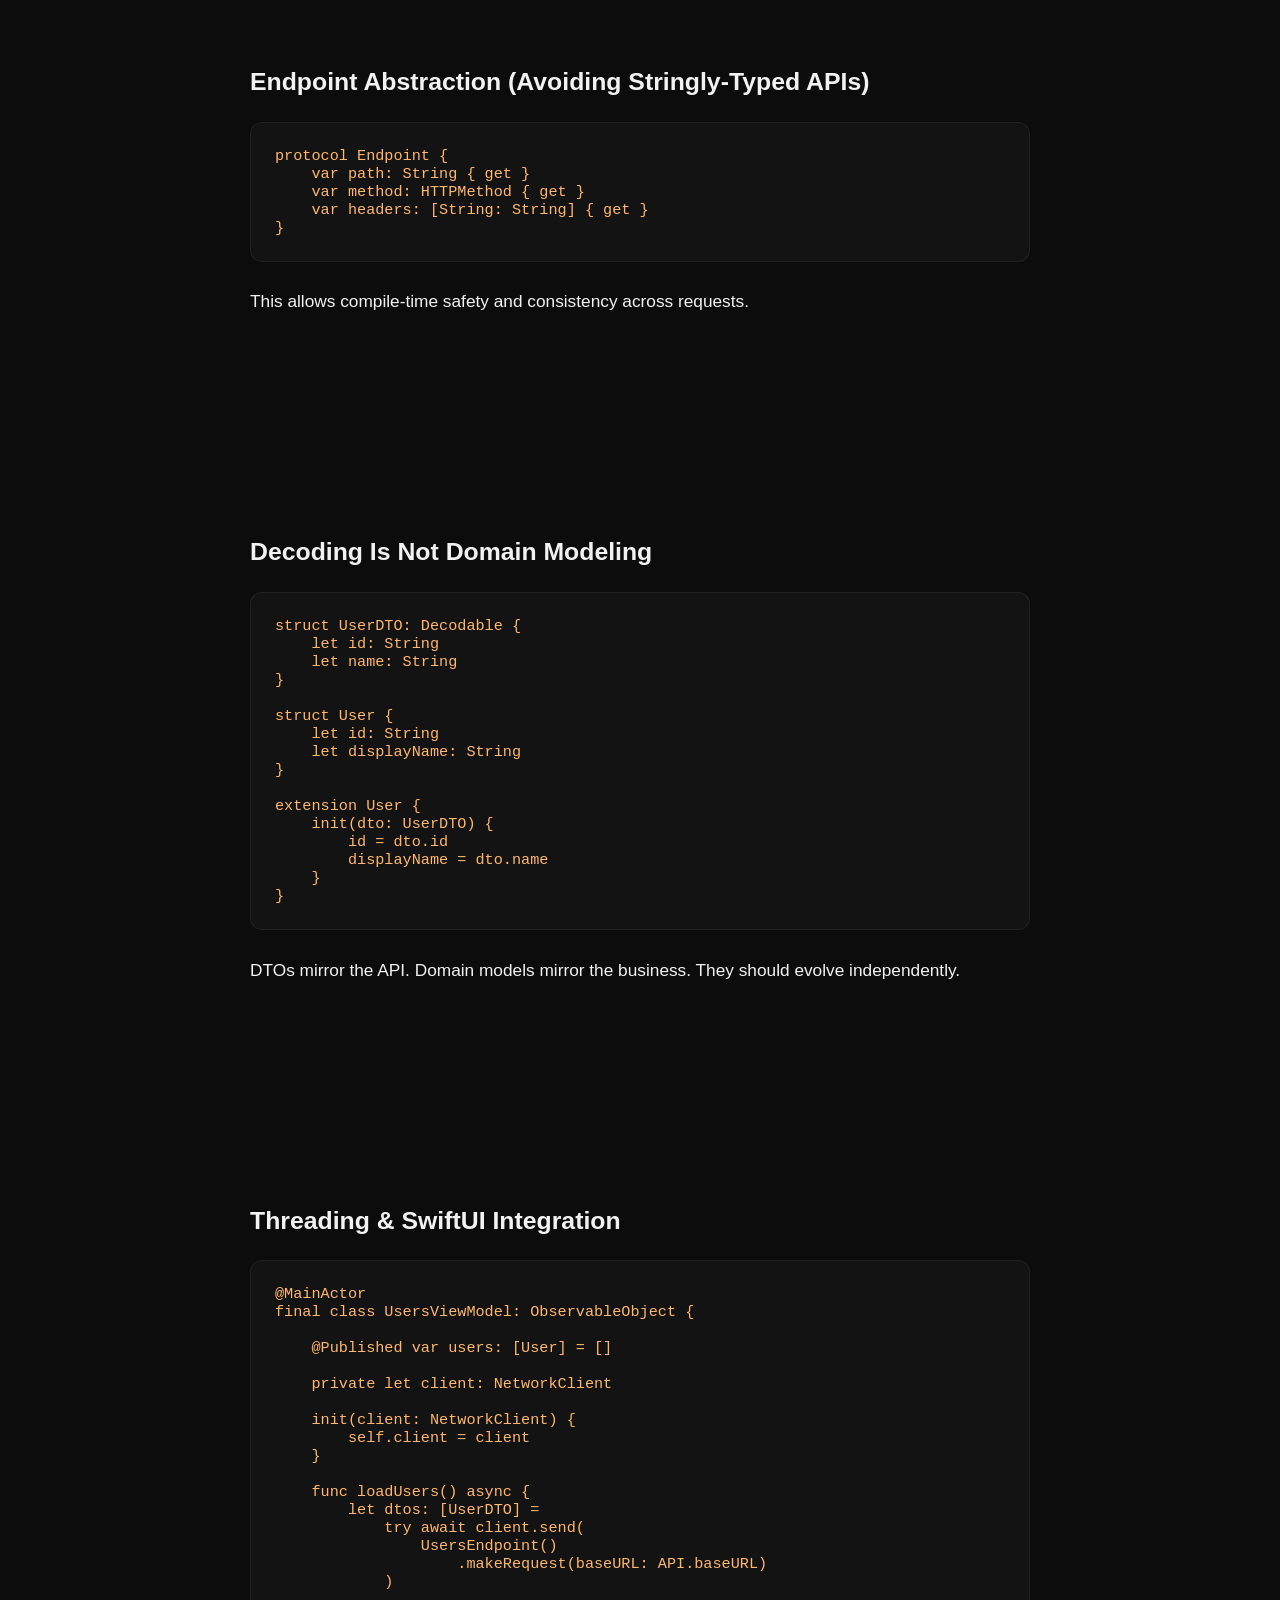
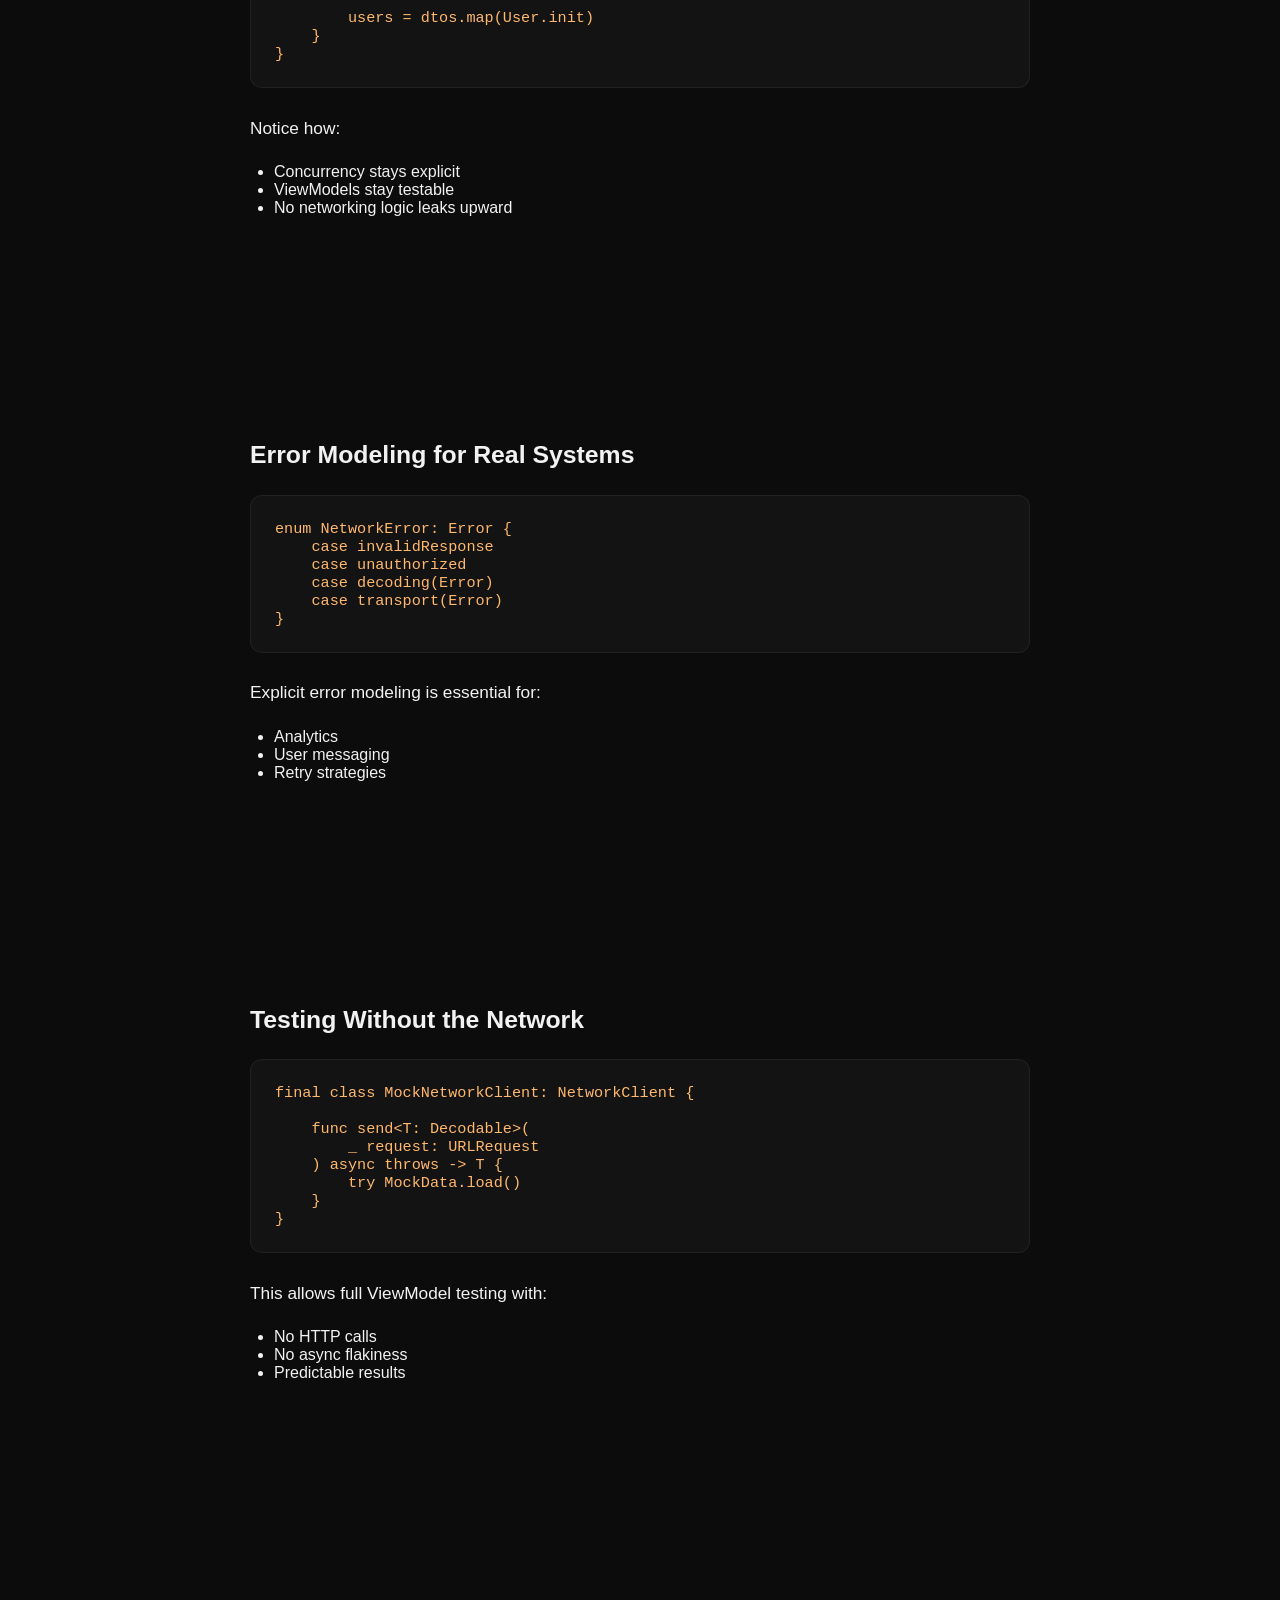
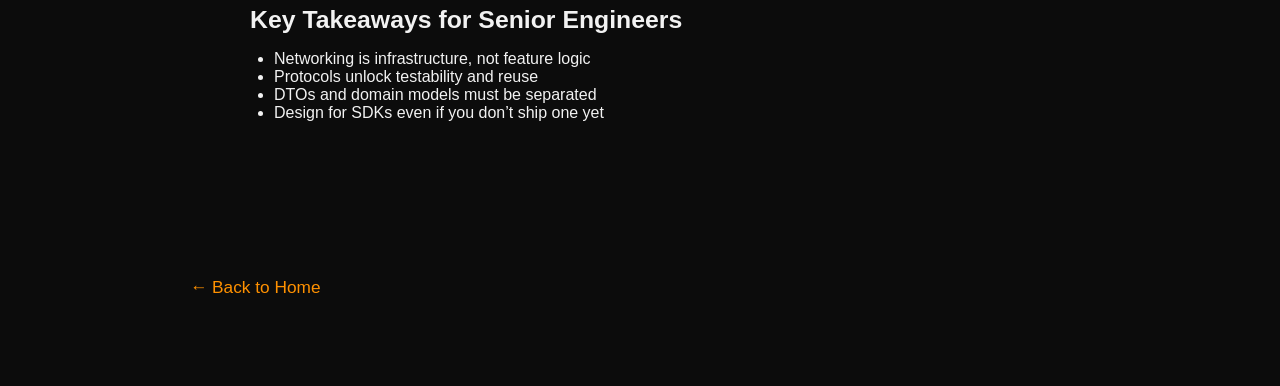
<file: blog/network_layer_clean_arch.html>
<!DOCTYPE html>
<html lang="en">

<head>
    <meta charset="UTF-8" />
    <meta name="viewport" content="width=device-width, initial-scale=1.0" />
    <title>Scalable Network Layer in SwiftUI – Islam Swira
    </title>

    <!-- Base CSS for all portfolio pages -->
    <link rel="stylesheet" href="../css/base.css" />
    <link rel="stylesheet" href="../css/layout.css" />
    <link rel="stylesheet" href="../css/components.css" />
    <link rel="stylesheet" href="../css/network_layer_clean_arch.css" />
</head>

<body>

    <header class="navbar">
        <div class="logo">
            <a href="../index.html" style="color:inherit;text-decoration:none;">Islam Swira</a>
        </div>
        <nav>
            <a href="../index.html">Home</a>
            <a href="../projects.html">Projects</a>
            <a href="../experience.html">Experience</a>
            <a href="../contact.html">Contact</a>
        </nav>
    </header>

    <main class="blog-article-wrapper">
        <article class="blog-article">

            <p class="article-meta">
                SwiftUI Architecture · Nov 30, 2025 · 10 min read
            </p>

            <h1 class="article-title">
                Scalable Network Layer in SwiftUI with Clean Architecture
            </h1>

            <p class="article-intro">
                Networking is one of the most critical parts of any modern iOS application.
                Whether you’re building a fintech app, a social platform, or an SDK consumed by multiple apps, <b>a
                    poorly designed network layer quickly becomes a bottleneck.</b>
                With SwiftUI and modern iOS architectures, it’s no longer enough to “just make API calls.”
                We need a clean, testable, scalable, and reusable network layer that fits naturally within Clean
                Architecture.
                In this article, I’ll walk through how to design a robust network layer in SwiftUI, aligned with Clean
                Architecture principles, and explain why each decision matters
            </p>

            <!-- Hero demo: iPhone only -->
            <section class="network-hero">
                <h2 class="network-hero-title">
                    Clean Network Flow in SwiftUI
                </h2>

                <p class="network-hero-subtitle">
                    From user intent to decoded domain models — a clean, testable, and scalable networking pipeline.
                </p>

                <div class="network-flow">

                    <div class="network-node client">
                        <span>SwiftUI View</span>
                    </div>

                    <div class="network-arrow">→</div>

                    <div class="network-node request">
                        <span>Request</span>
                    </div>

                    <div class="network-arrow">→</div>

                    <div class="network-node transport">
                        <span>Network Layer</span>
                    </div>

                    <div class="network-arrow">→</div>

                    <div class="network-node decoder">
                        <span>Decoder</span>
                    </div>

                    <div class="network-arrow">→</div>

                    <div class="network-node domain">
                        <span>Domain Model</span>
                    </div>

                </div>

                <p class="network-hero-caption">
                    A clean separation between UI, networking, and domain logic — inspired by Clean Architecture
                    principles.
                </p>
            </section>


            <!-- ARTICLE CONTENT -->

            <section>
                <h2>Why Networking Becomes a Bottleneck at Scale</h2>
                <p>
                    Early-stage apps often place networking logic directly inside ViewModels.
                    This works — until the app grows.
                </p>
                <ul>
                    <li>ViewModels become aware of HTTP concepts</li>
                    <li>Error handling is duplicated across screens</li>
                    <li>Mocking requires fragile hacks</li>
                    <li>SDK reuse becomes impossible</li>
                </ul>
                <p>
                    Clean Architecture forces us to treat networking as an
                    <strong>infrastructure detail</strong>, not a feature concern.
                </p>
            </section>

            <section>
                <h2>Where the Network Layer Lives in Clean Architecture</h2>
                <p>
                    The network layer belongs to the <strong>outermost circle</strong>.
                    It depends inward — never outward.
                </p>
                <p>
                    That means:
                </p>
                <ul>
                    <li>No SwiftUI imports</li>
                    <li>No ViewModels</li>
                    <li>No business rules</li>
                </ul>
                <p>
                    Its only job: <strong>transport + decoding</strong>.
                </p>
            </section>

            <section>
                <h2>Designing a Protocol-Driven Network Client</h2>

                <pre><code>protocol NetworkClient {
    func send&lt;T: Decodable&gt;(
        _ request: URLRequest
    ) async throws -&gt; T
}</code></pre>

                <p>
                    This abstraction gives you:
                </p>
                <ul>
                    <li>Replaceable implementations</li>
                    <li>Deterministic tests</li>
                    <li>SDK-ready architecture</li>
                </ul>
            </section>

            <section>
                <h2>URLSession as an Implementation Detail</h2>

                <pre><code>final class URLSessionNetworkClient: NetworkClient {

    func send&lt;T: Decodable&gt;(
        _ request: URLRequest
    ) async throws -&gt; T {

        let (data, response) =
            try await URLSession.shared.data(for: request)

        guard let httpResponse = response as? HTTPURLResponse,
              200...299 ~= httpResponse.statusCode else {
            throw NetworkError.invalidResponse
        }

        return try JSONDecoder().decode(T.self, from: data)
    }
}</code></pre>

                <p>
                    Note how this class has:
                </p>
                <ul>
                    <li>No knowledge of endpoints</li>
                    <li>No domain awareness</li>
                    <li>No UI dependencies</li>
                </ul>
            </section>

            <section>
                <h2>Endpoint Abstraction (Avoiding Stringly-Typed APIs)</h2>

                <pre><code>protocol Endpoint {
    var path: String { get }
    var method: HTTPMethod { get }
    var headers: [String: String] { get }
}</code></pre>

                <p>
                    This allows compile-time safety and consistency across requests.
                </p>
            </section>

            <section>
                <h2>Decoding Is Not Domain Modeling</h2>

                <pre><code>struct UserDTO: Decodable {
    let id: String
    let name: String
}

struct User {
    let id: String
    let displayName: String
}

extension User {
    init(dto: UserDTO) {
        id = dto.id
        displayName = dto.name
    }
}</code></pre>

                <p>
                    DTOs mirror the API. Domain models mirror the business.
                    They should evolve independently.
                </p>
            </section>

            <section>
                <h2>Threading & SwiftUI Integration</h2>

                <pre><code>@MainActor
final class UsersViewModel: ObservableObject {

    @Published var users: [User] = []

    private let client: NetworkClient

    init(client: NetworkClient) {
        self.client = client
    }

    func loadUsers() async {
        let dtos: [UserDTO] =
            try await client.send(
                UsersEndpoint()
                    .makeRequest(baseURL: API.baseURL)
            )

        users = dtos.map(User.init)
    }
}</code></pre>

                <p>
                    Notice how:
                </p>
                <ul>
                    <li>Concurrency stays explicit</li>
                    <li>ViewModels stay testable</li>
                    <li>No networking logic leaks upward</li>
                </ul>
            </section>

            <section>
                <h2>Error Modeling for Real Systems</h2>

                <pre><code>enum NetworkError: Error {
    case invalidResponse
    case unauthorized
    case decoding(Error)
    case transport(Error)
}</code></pre>

                <p>
                    Explicit error modeling is essential for:
                </p>
                <ul>
                    <li>Analytics</li>
                    <li>User messaging</li>
                    <li>Retry strategies</li>
                </ul>
            </section>

            <section>
                <h2>Testing Without the Network</h2>

                <pre><code>final class MockNetworkClient: NetworkClient {

    func send&lt;T: Decodable&gt;(
        _ request: URLRequest
    ) async throws -&gt; T {
        try MockData.load()
    }
}</code></pre>

                <p>
                    This allows full ViewModel testing with:
                </p>
                <ul>
                    <li>No HTTP calls</li>
                    <li>No async flakiness</li>
                    <li>Predictable results</li>
                </ul>
            </section>

            <section>
                <h2>Key Takeaways for Senior Engineers</h2>
                <ul class="article-takeaways">
                    <li>Networking is infrastructure, not feature logic</li>
                    <li>Protocols unlock testability and reuse</li>
                    <li>DTOs and domain models must be separated</li>
                    <li>Design for SDKs even if you don’t ship one yet</li>
                </ul>
            </section>

             <p class="article-back-link">
                <a href="../index.html">← Back to Home</a>
            </p>

        </article>
    </main>

</body>

</html>
</file>
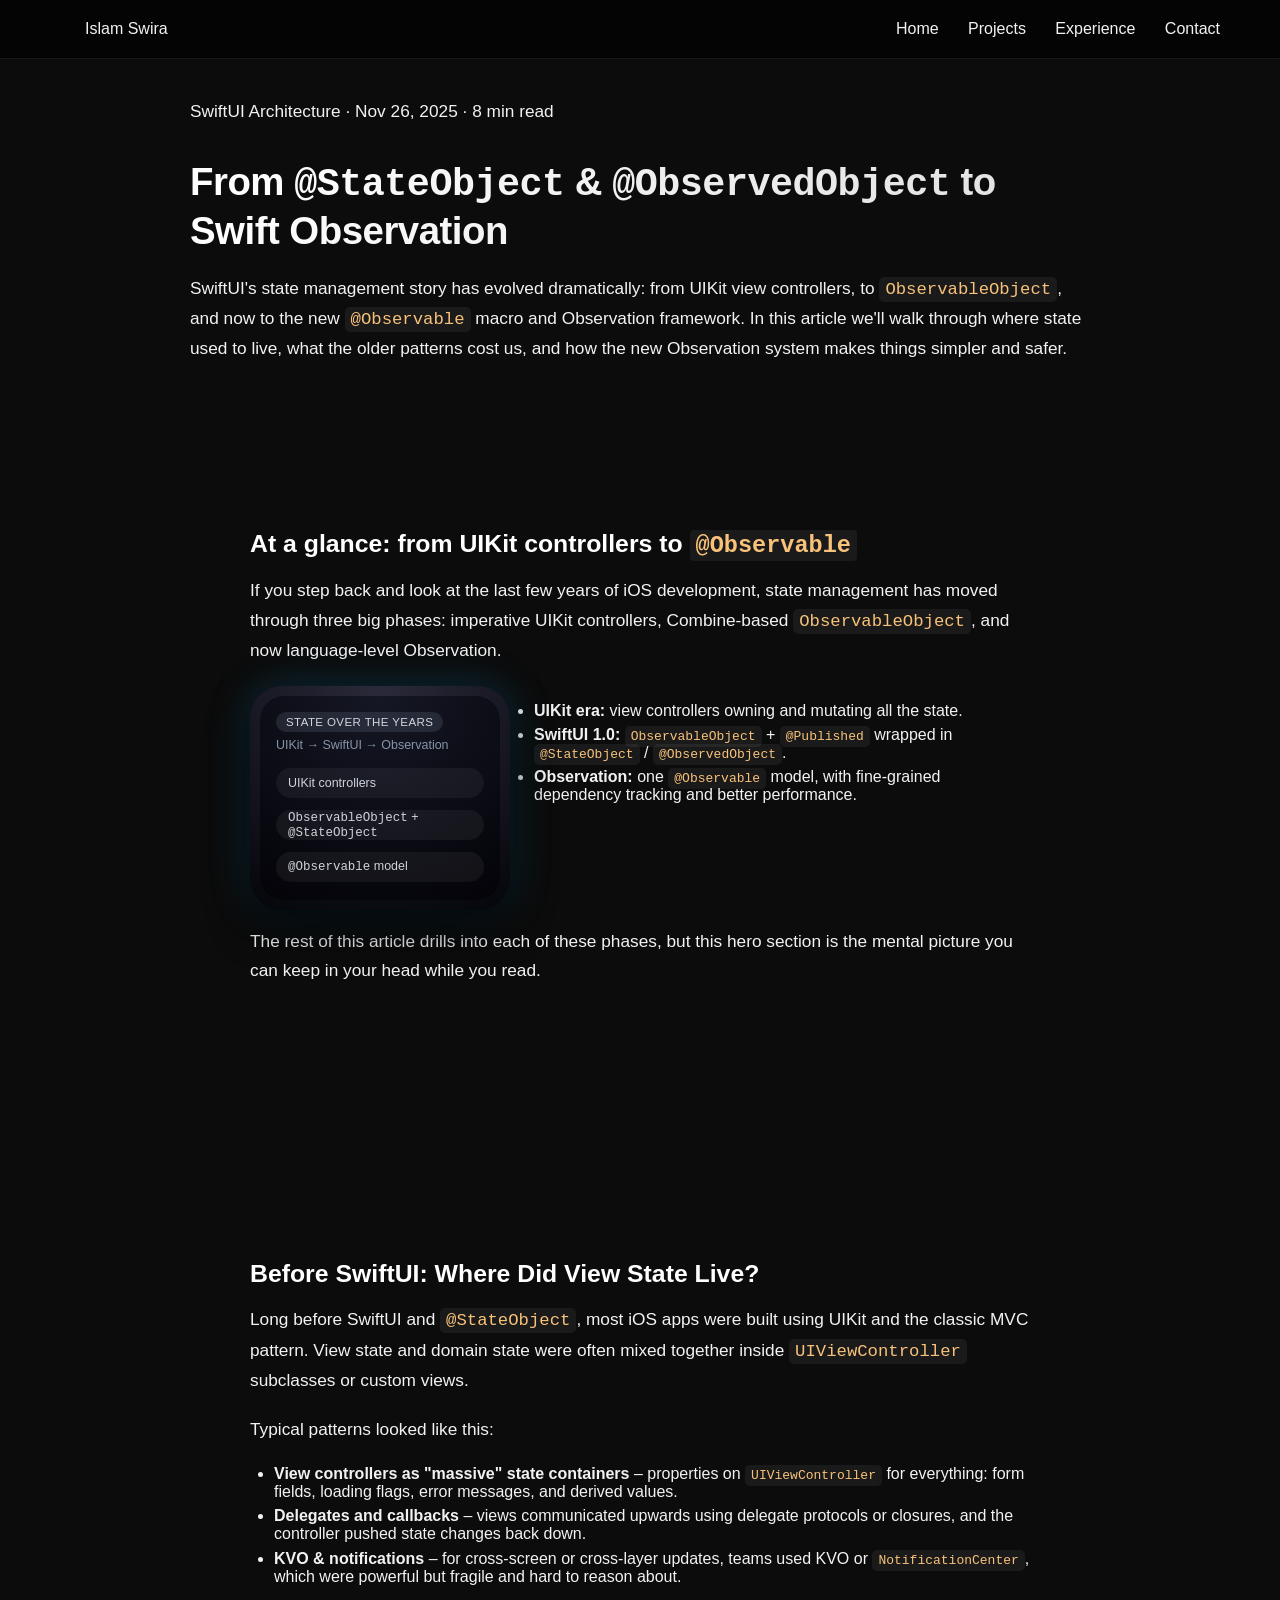
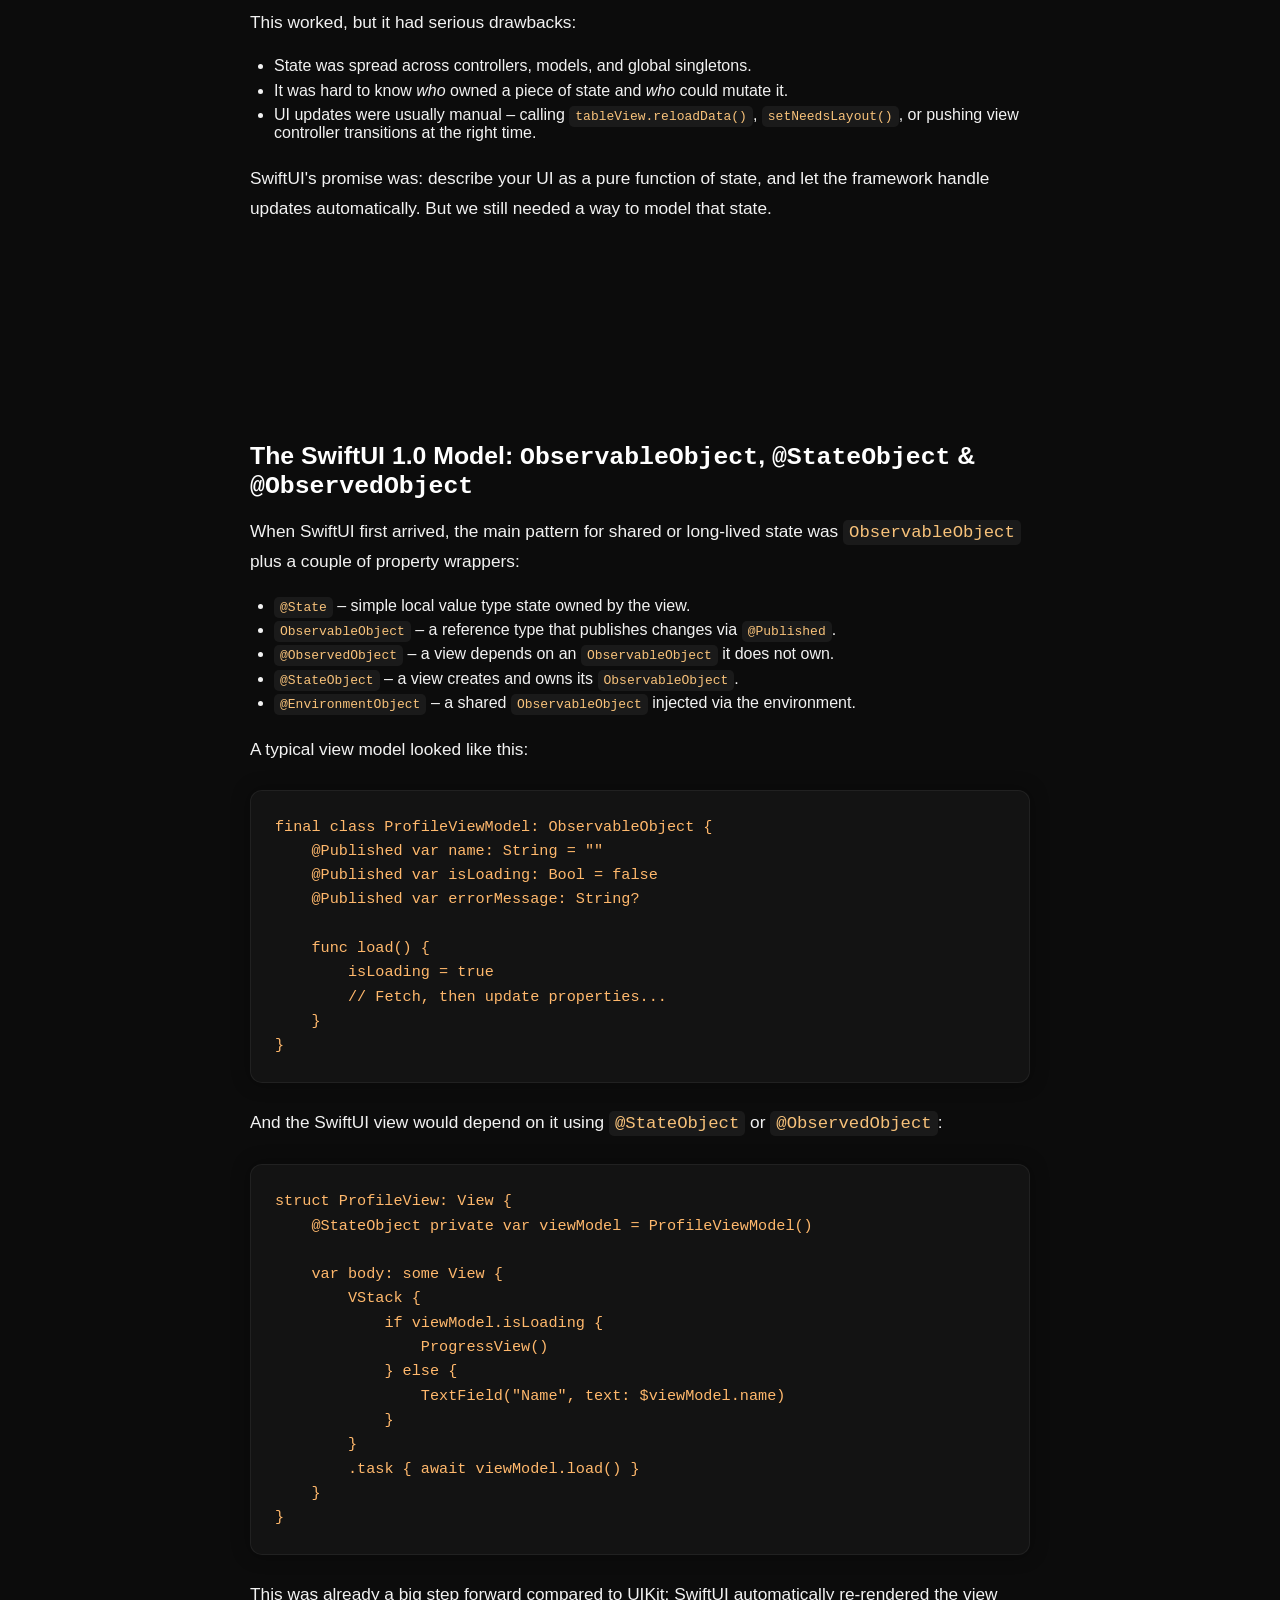
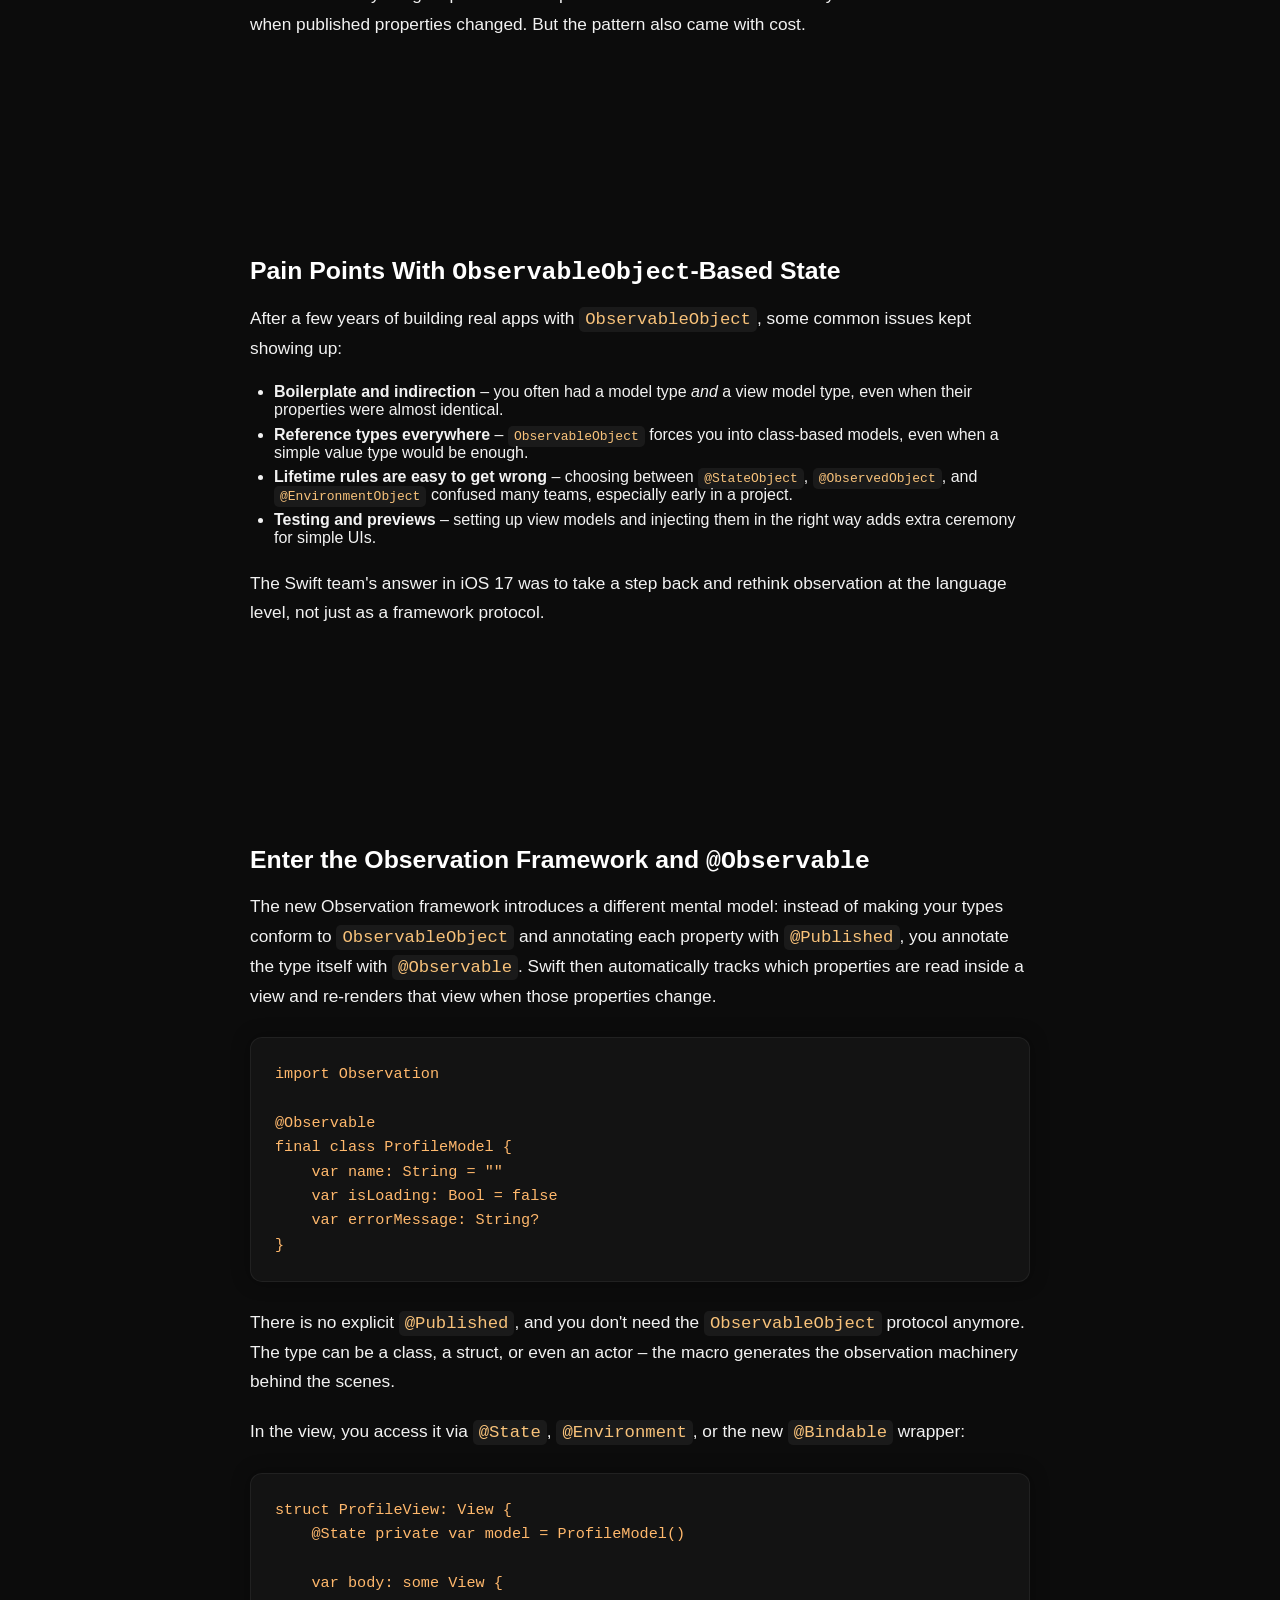
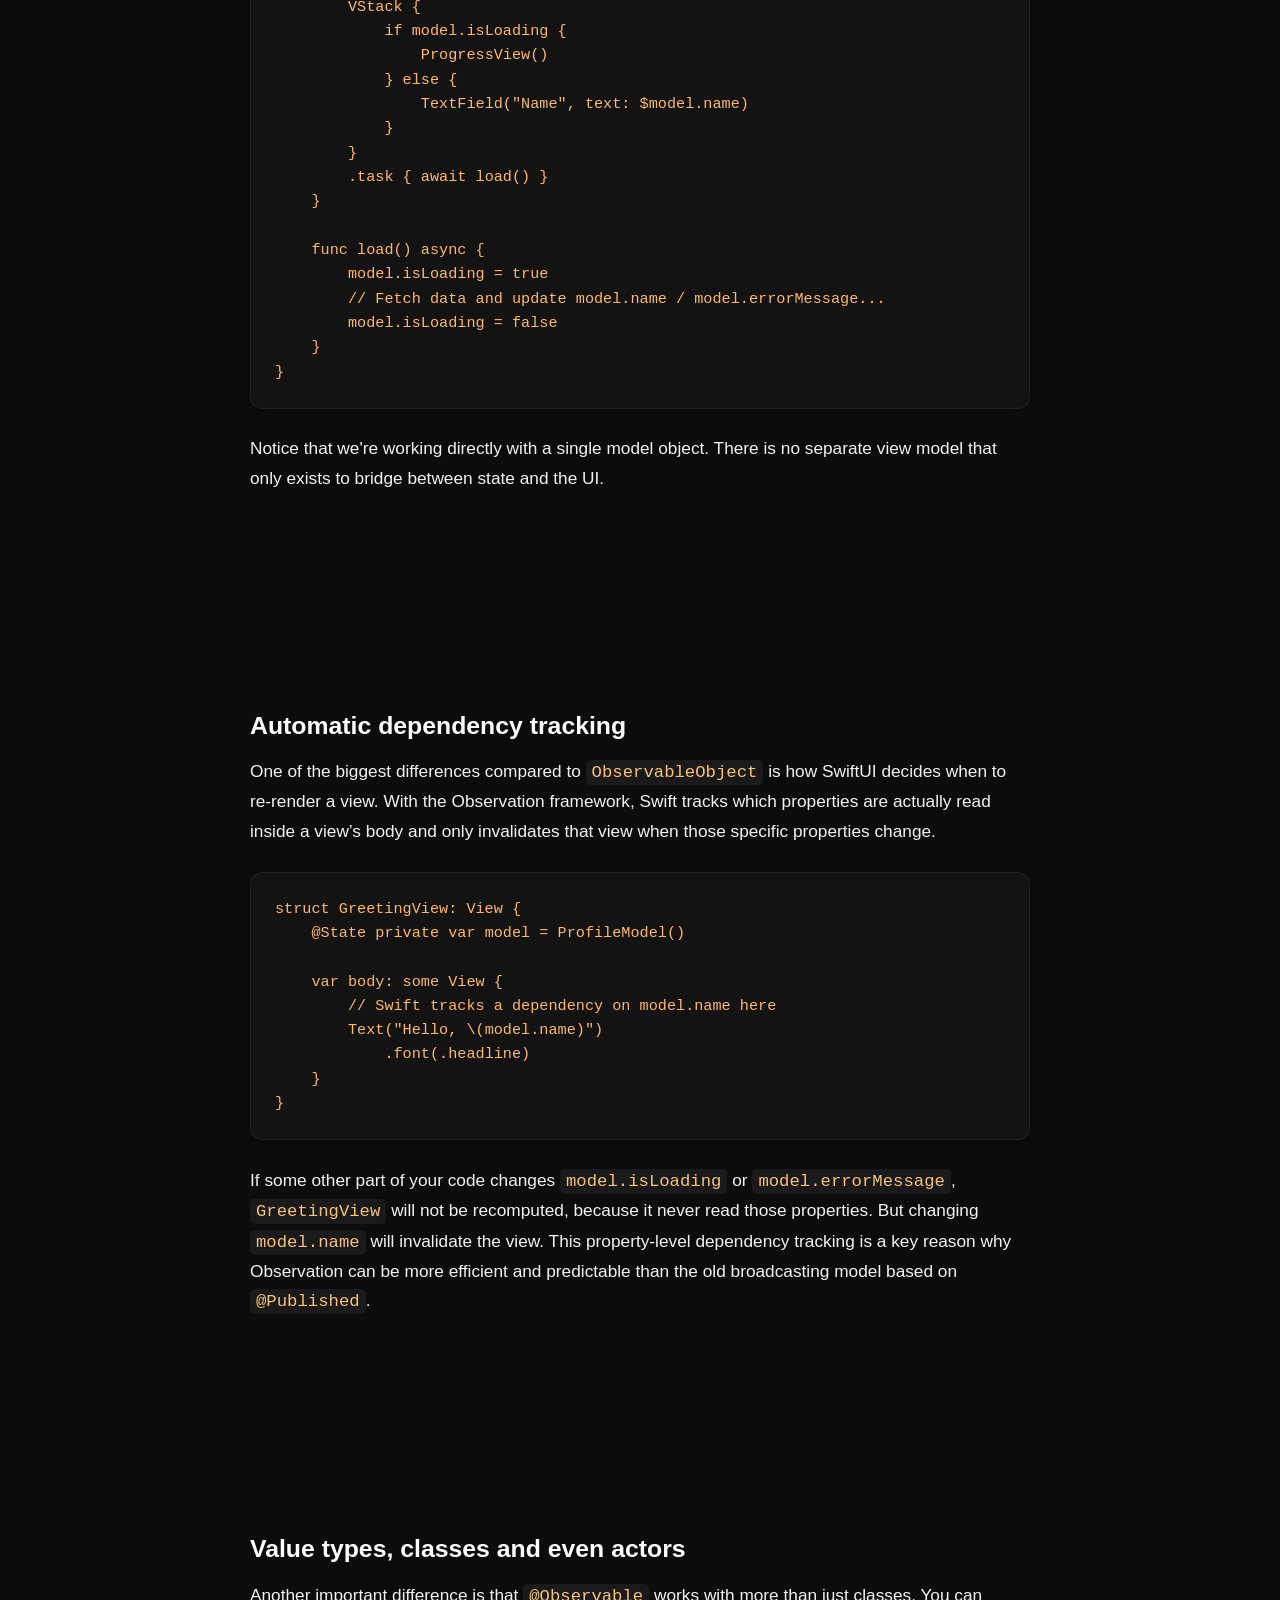
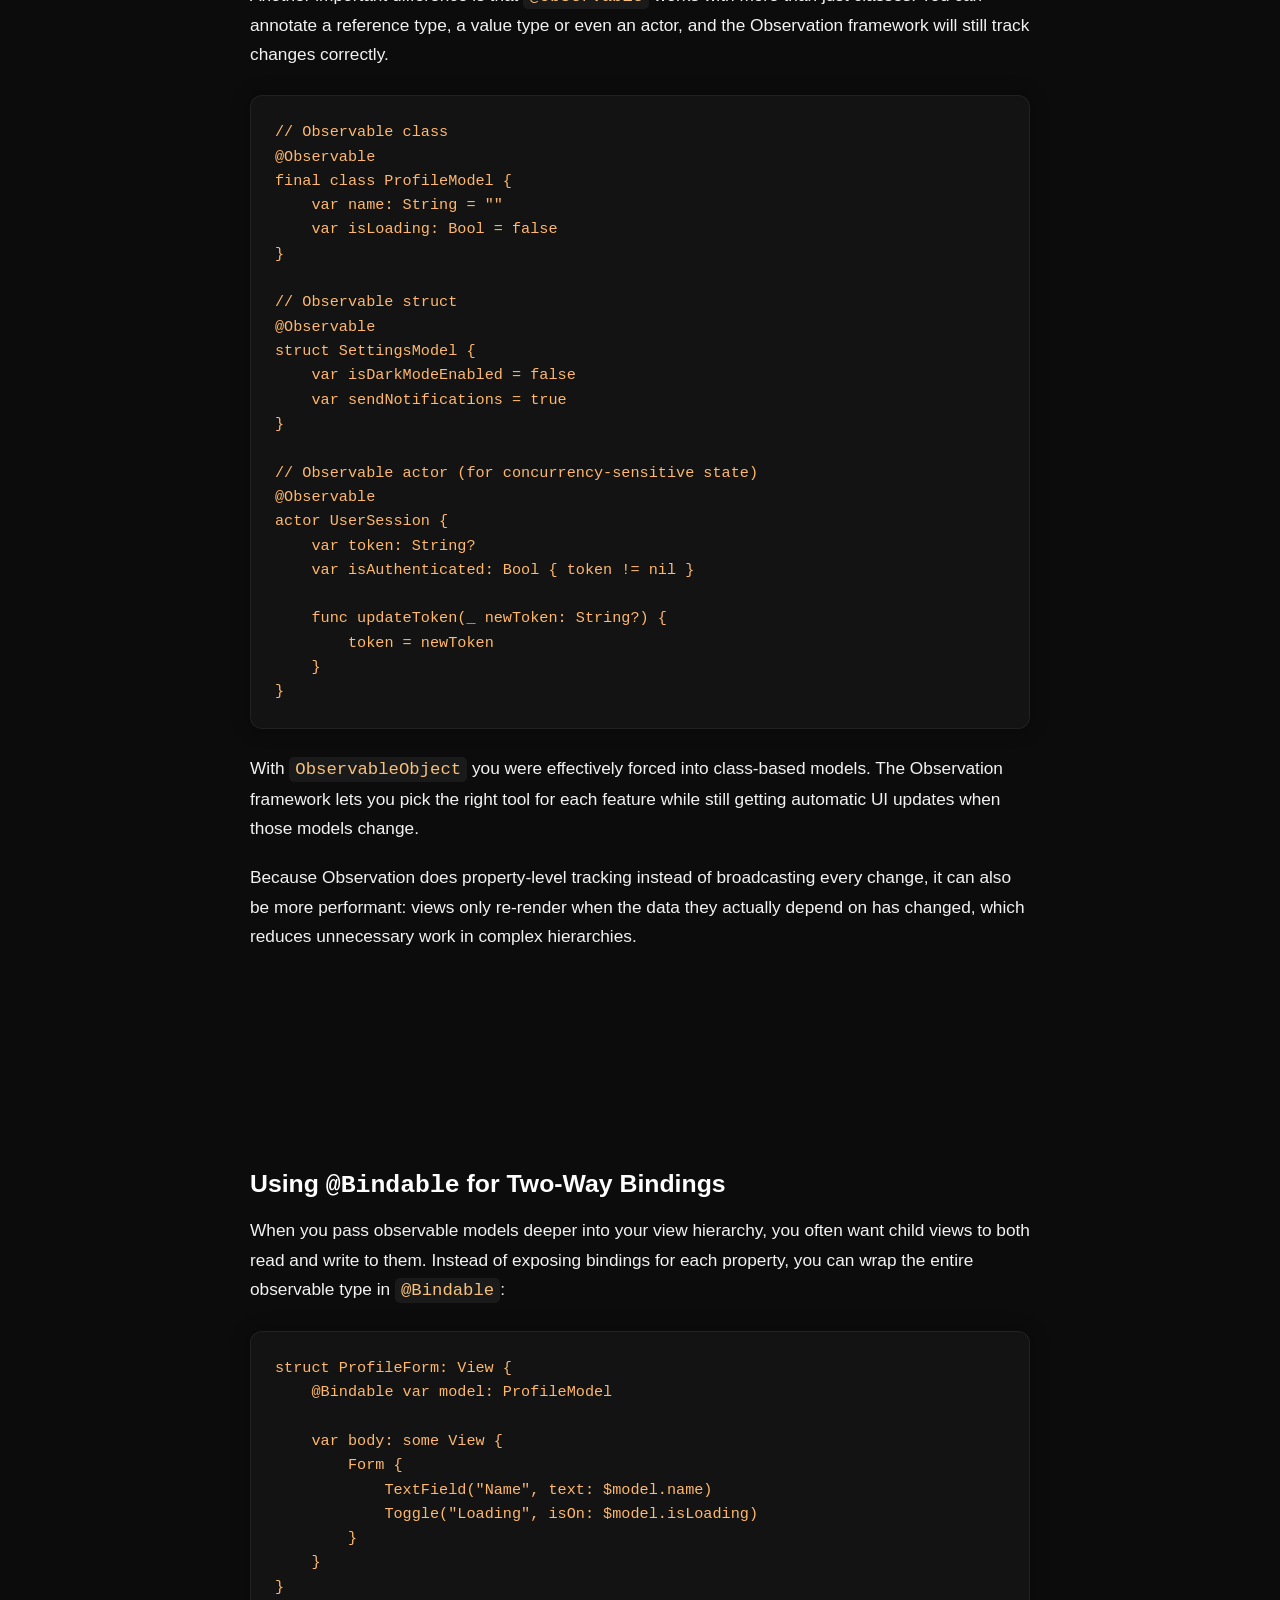
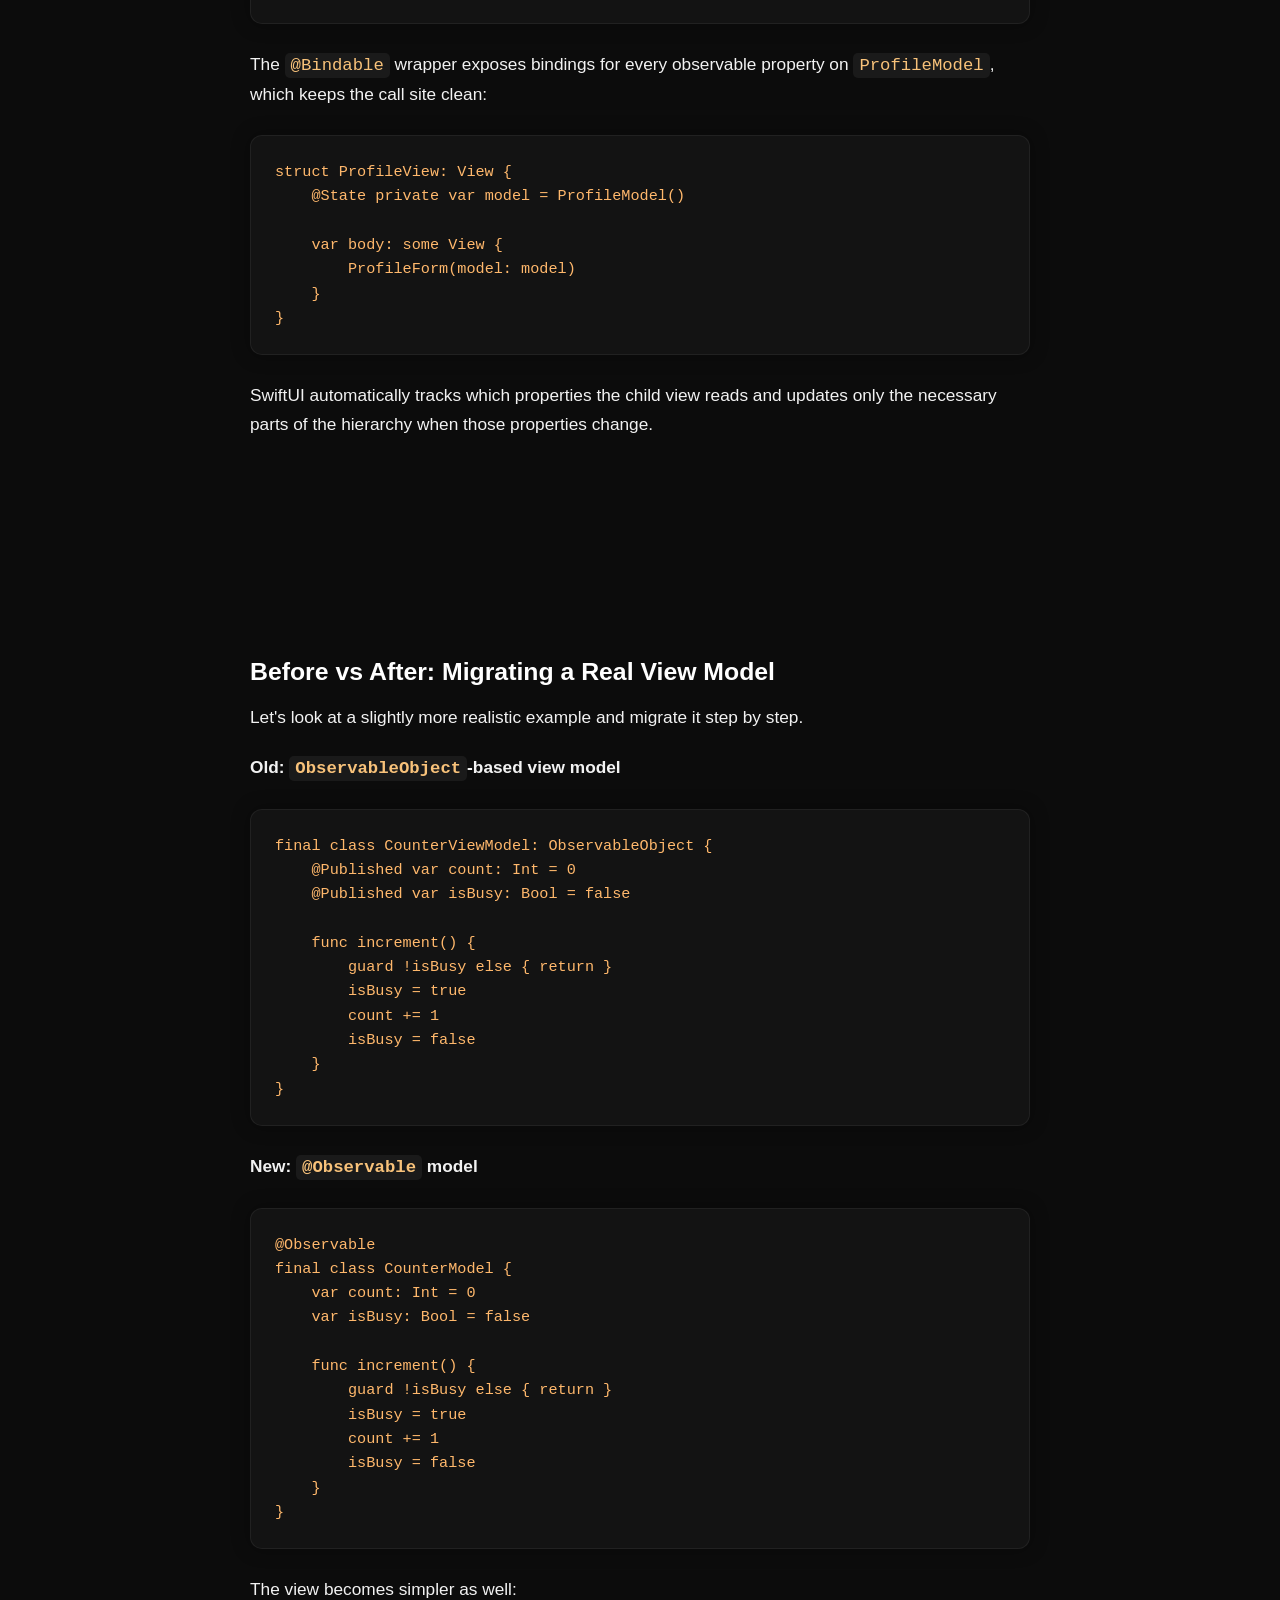
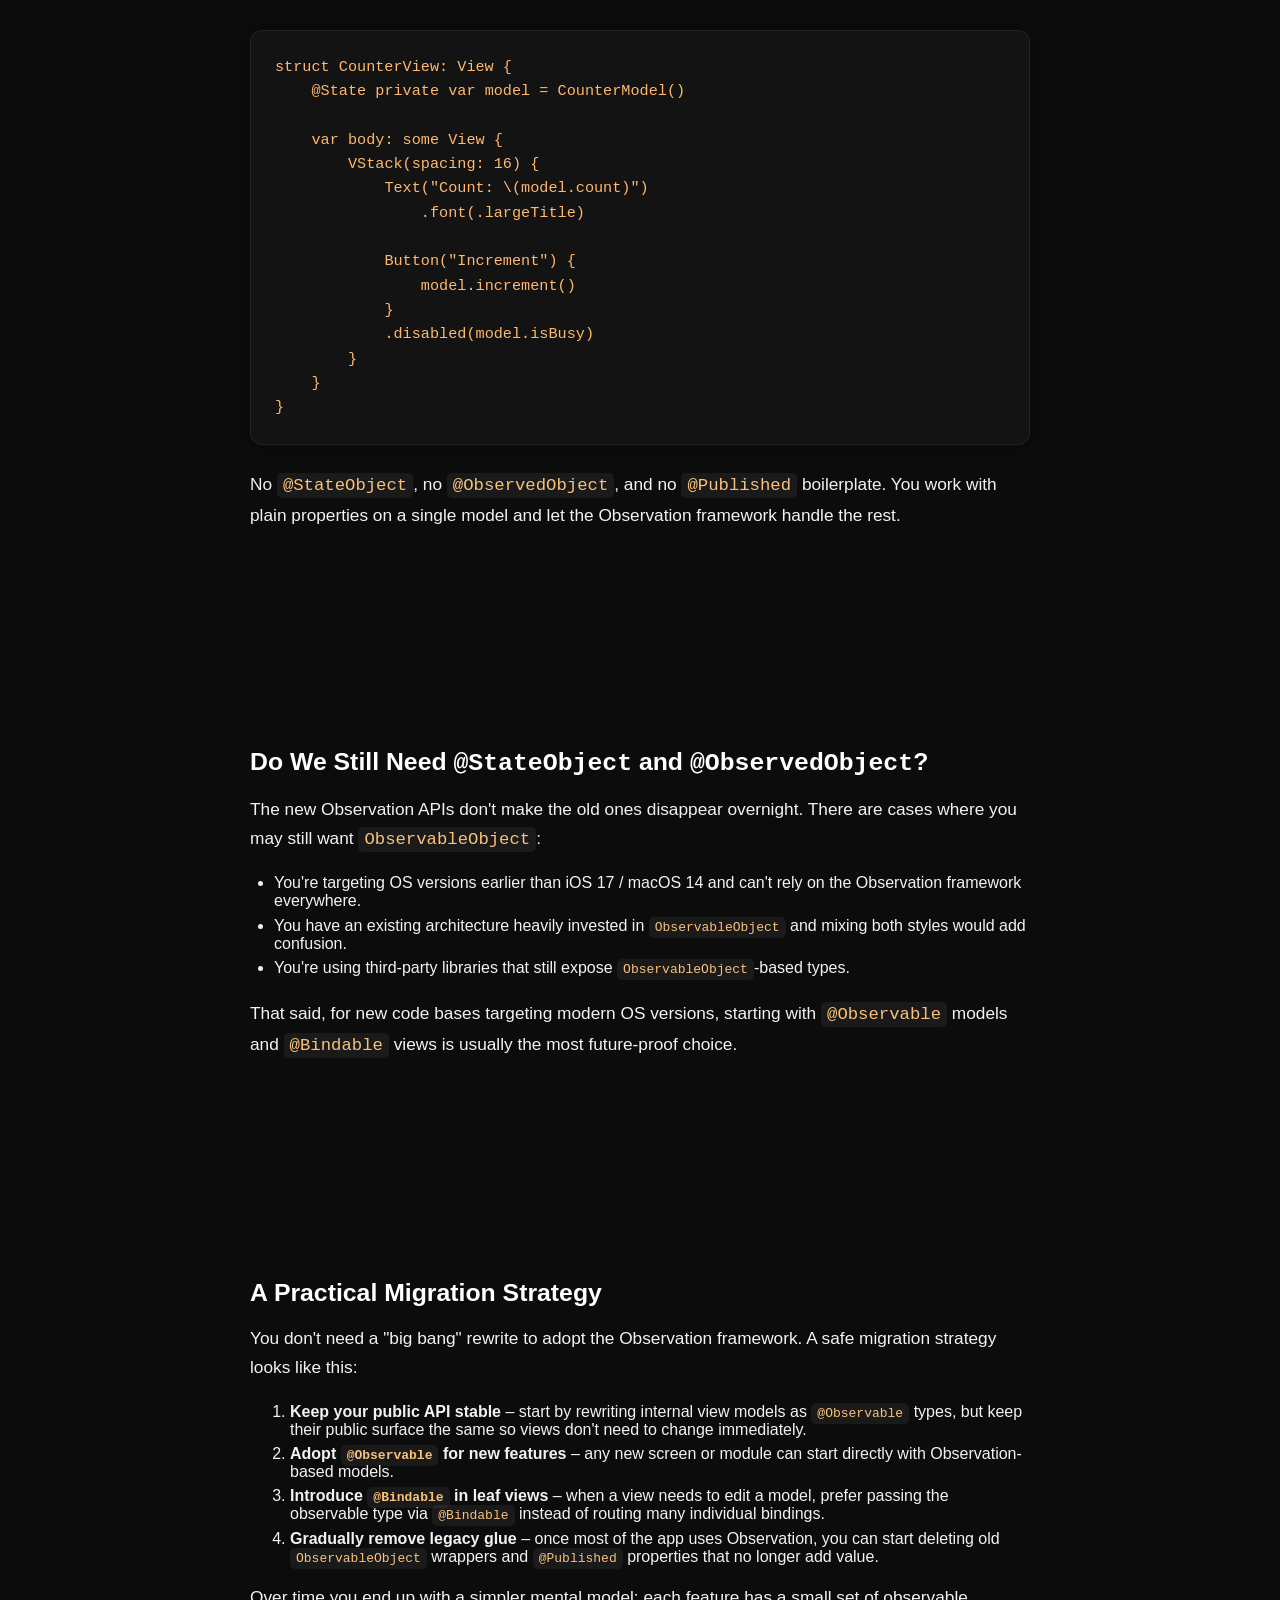
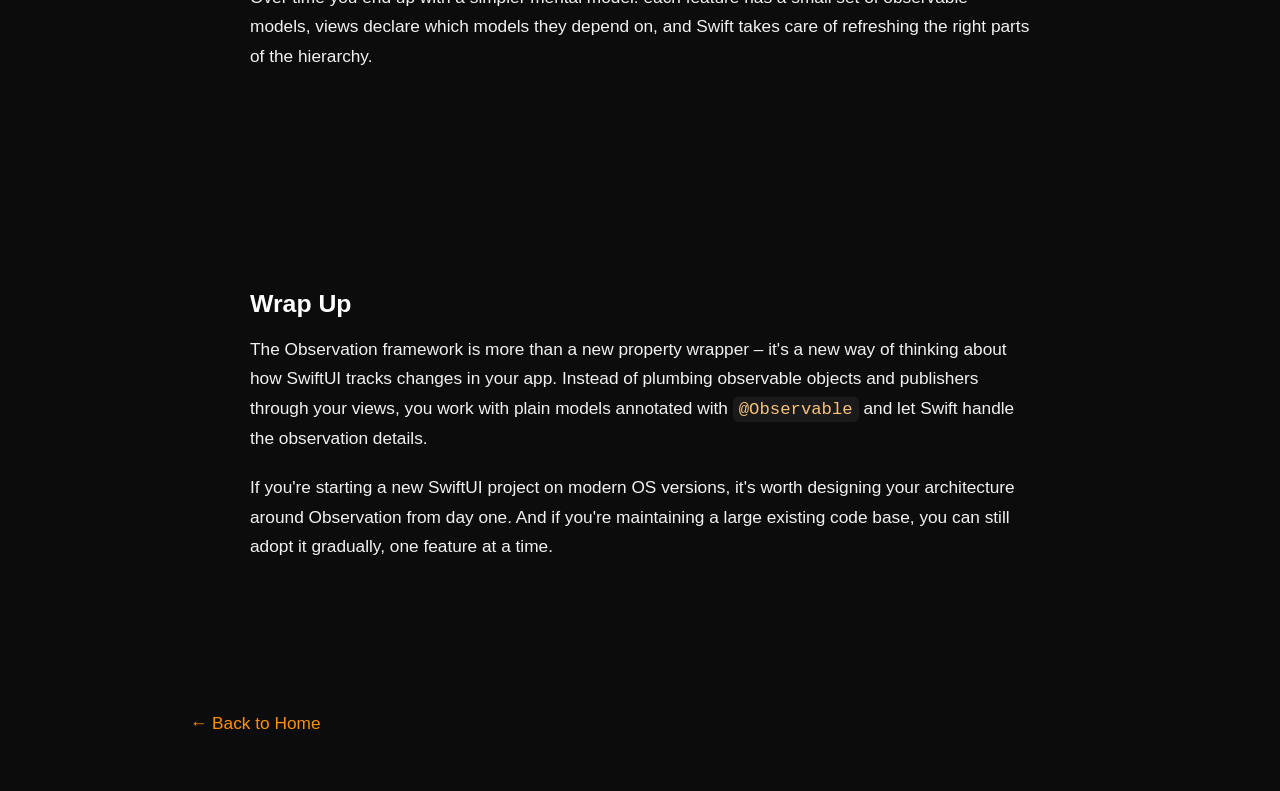
<file: blog/observation_framework.html>
<!DOCTYPE html>
<html lang="en">

<head>
    <meta charset="UTF-8" />
    <meta name="viewport" content="width=device-width, initial-scale=1.0" />
    <title>From @StateObject & @ObservedObject to Swift Observation – Islam Swira
    </title>

    <!-- Base CSS for all portfolio pages -->
    <link rel="stylesheet" href="../css/base.css" />
    <link rel="stylesheet" href="../css/layout.css" />
    <link rel="stylesheet" href="../css/components.css" />
    <link rel="stylesheet" href="../css/observation_framework.css" />
</head>

<body>

    <header class="navbar">
        <div class="logo">
            <a href="../index.html" style="color:inherit;text-decoration:none;">Islam Swira</a>
        </div>
        <nav>
            <a href="../index.html">Home</a>
            <a href="../projects.html">Projects</a>
            <a href="../experience.html">Experience</a>
            <a href="../contact.html">Contact</a>
        </nav>
    </header>

    <main class="blog-article-wrapper">
        <article class="blog-article">

            <p class="article-meta">
                SwiftUI Architecture · Nov 26, 2025 · 8 min read
            </p>

            <h1 class="article-title">
                From <code>@StateObject</code> &amp; <code>@ObservedObject</code> to Swift Observation
            </h1>

            <p class="article-intro">
                SwiftUI's state management story has evolved dramatically: from UIKit view controllers,
                to <code>ObservableObject</code>, and now to the new <code>@Observable</code> macro and
                Observation framework. In this article we'll walk through where state used to live,
                what the older patterns cost us, and how the new Observation system makes things
                simpler and safer.
            </p>

            <section class="observation-demo">
                <h2 class="observation-demo-title">
                    At a glance: from UIKit controllers to <code>@Observable</code>
                </h2>
                <p>
                    If you step back and look at the last few years of iOS development, state management
                    has moved through three big phases: imperative UIKit controllers, Combine-based
                    <code>ObservableObject</code>, and now language-level Observation.
                </p>

                <div class="observation-demo-layout">
                    <!-- Phone mockup -->
                    <div class="observation-phone">
                        <div class="observation-phone-frame">
                            <div class="observation-phone-notch"></div>

                            <div class="observation-phone-screen">
                                <div class="observation-phone-header">
                                    <span class="observation-chip">State over the years</span>
                                    <span class="observation-badge">UIKit → SwiftUI → Observation</span>
                                </div>

                                <div class="observation-stack">
                                    <div class="observation-row observation-row--uikit">
                                        <span class="observation-row-label">UIKit controllers</span>
                                    </div>
                                    <div class="observation-row observation-row--observable">
                                        <span class="observation-row-label">
                                            <code>ObservableObject</code> + <code>@StateObject</code>
                                        </span>
                                    </div>
                                    <div class="observation-row observation-row--observation">
                                        <span class="observation-row-label">
                                            <code>@Observable</code> model
                                        </span>
                                    </div>
                                </div>
                            </div>
                        </div>
                    </div>

                    <ul>
                            <li><strong>UIKit era:</strong> view controllers owning and mutating all the state.</li>
                            <li><strong>SwiftUI 1.0:</strong> <code>ObservableObject</code> + <code>@Published</code>
                                wrapped in <code>@StateObject</code> / <code>@ObservedObject</code>.</li>
                            <li><strong>Observation:</strong> one <code>@Observable</code> model, with
                                fine-grained dependency tracking and better performance.

                            </li>
                        </ul>
                </div>
                <p>
                            The rest of this article drills into each of these phases, but this hero section is
                            the mental picture you can keep in your head while you read.
                        </p>
            </section>

            <section>
                <h2>Before SwiftUI: Where Did View State Live?</h2>
                <p>
                    Long before SwiftUI and <code>@StateObject</code>, most iOS apps were built using UIKit and
                    the classic MVC pattern. View state and domain state were often mixed together inside
                    <code>UIViewController</code> subclasses or custom views.
                </p>
                <p>
                    Typical patterns looked like this:
                </p>
                <ul>
                    <li>
                        <strong>View controllers as "massive" state containers</strong> – properties on
                        <code>UIViewController</code> for everything: form fields, loading flags, error messages,
                        and derived values.
                    </li>
                    <li>
                        <strong>Delegates and callbacks</strong> – views communicated upwards using delegate
                        protocols or closures, and the controller pushed state changes back down.
                    </li>
                    <li>
                        <strong>KVO &amp; notifications</strong> – for cross-screen or cross-layer updates,
                        teams used KVO or <code>NotificationCenter</code>, which were powerful but fragile and
                        hard to reason about.
                    </li>
                </ul>
                <p>
                    This worked, but it had serious drawbacks:
                </p>
                <ul>
                    <li>State was spread across controllers, models, and global singletons.</li>
                    <li>It was hard to know <em>who</em> owned a piece of state and <em>who</em> could mutate it.</li>
                    <li>UI updates were usually manual – calling <code>tableView.reloadData()</code>,
                        <code>setNeedsLayout()</code>, or pushing view controller transitions at the right time.
                    </li>
                </ul>
                <p>
                    SwiftUI's promise was: describe your UI as a pure function of state, and let the framework
                    handle updates automatically. But we still needed a way to model that state.
                </p>
            </section>

            <section>
                <h2>The SwiftUI 1.0 Model: <code>ObservableObject</code>, <code>@StateObject</code> &amp;
                    <code>@ObservedObject</code>
                </h2>
                <p>
                    When SwiftUI first arrived, the main pattern for shared or long-lived state was
                    <code>ObservableObject</code> plus a couple of property wrappers:
                </p>
                <ul>
                    <li><code>@State</code> – simple local value type state owned by the view.</li>
                    <li><code>ObservableObject</code> – a reference type that publishes changes via
                        <code>@Published</code>.
                    </li>
                    <li><code>@ObservedObject</code> – a view depends on an <code>ObservableObject</code> it does not
                        own.</li>
                    <li><code>@StateObject</code> – a view creates and owns its <code>ObservableObject</code>.</li>
                    <li><code>@EnvironmentObject</code> – a shared <code>ObservableObject</code> injected via the
                        environment.</li>
                </ul>
                <p>
                    A typical view model looked like this:
                </p>
                <pre><code>final class ProfileViewModel: ObservableObject {
    @Published var name: String = ""
    @Published var isLoading: Bool = false
    @Published var errorMessage: String?

    func load() {
        isLoading = true
        // Fetch, then update properties...
    }
}</code></pre>
                <p>
                    And the SwiftUI view would depend on it using <code>@StateObject</code> or
                    <code>@ObservedObject</code>:
                </p>
                <pre><code>struct ProfileView: View {
    @StateObject private var viewModel = ProfileViewModel()

    var body: some View {
        VStack {
            if viewModel.isLoading {
                ProgressView()
            } else {
                TextField("Name", text: $viewModel.name)
            }
        }
        .task { await viewModel.load() }
    }
}</code></pre>
                <p>
                    This was already a big step forward compared to UIKit: SwiftUI automatically re-rendered
                    the view when published properties changed. But the pattern also came with cost.
                </p>
            </section>

            <section>
                <h2>Pain Points With <code>ObservableObject</code>-Based State</h2>
                <p>
                    After a few years of building real apps with <code>ObservableObject</code>, some common
                    issues kept showing up:
                </p>
                <ul>
                    <li>
                        <strong>Boilerplate and indirection</strong> – you often had a model type
                        <em>and</em> a view model type, even when their properties were almost identical.
                    </li>
                    <li>
                        <strong>Reference types everywhere</strong> – <code>ObservableObject</code> forces you into
                        class-based models, even when a simple value type would be enough.
                    </li>
                    <li>
                        <strong>Lifetime rules are easy to get wrong</strong> – choosing between
                        <code>@StateObject</code>, <code>@ObservedObject</code>, and <code>@EnvironmentObject</code>
                        confused many teams, especially early in a project.
                    </li>
                    <li>
                        <strong>Testing and previews</strong> – setting up view models and injecting them in the
                        right way adds extra ceremony for simple UIs.
                    </li>
                </ul>
                <p>
                    The Swift team's answer in iOS 17 was to take a step back and rethink observation
                    at the language level, not just as a framework protocol.
                </p>
            </section>

            <section>
                <h2>Enter the Observation Framework and <code>@Observable</code></h2>
                <p>
                    The new Observation framework introduces a different mental model:
                    instead of making your types conform to <code>ObservableObject</code> and annotating each
                    property with <code>@Published</code>, you annotate the type itself with
                    <code>@Observable</code>. Swift then automatically tracks which properties are read inside
                    a view and re-renders that view when those properties change.
                </p>
                <pre><code>import Observation

@Observable
final class ProfileModel {
    var name: String = ""
    var isLoading: Bool = false
    var errorMessage: String?
}</code></pre>
                <p>
                    There is no explicit <code>@Published</code>, and you don't need the
                    <code>ObservableObject</code> protocol anymore. The type can be a class, a struct,
                    or even an actor – the macro generates the observation machinery behind the scenes.
                </p>
                <p>
                    In the view, you access it via <code>@State</code>, <code>@Environment</code>, or the new
                    <code>@Bindable</code> wrapper:
                </p>
                <pre><code>struct ProfileView: View {
    @State private var model = ProfileModel()

    var body: some View {
        VStack {
            if model.isLoading {
                ProgressView()
            } else {
                TextField("Name", text: $model.name)
            }
        }
        .task { await load() }
    }

    func load() async {
        model.isLoading = true
        // Fetch data and update model.name / model.errorMessage...
        model.isLoading = false
    }
}</code></pre>
                <p>
                    Notice that we're working directly with a single model object. There is no separate
                    view model that only exists to bridge between state and the UI.
                </p>
            </section>

            <section>
                <h2>Automatic dependency tracking</h2>
                <p>
                    One of the biggest differences compared to <code>ObservableObject</code> is how SwiftUI
                    decides when to re-render a view. With the Observation framework, Swift tracks which
                    properties are actually read inside a view’s body and only invalidates that view when
                    those specific properties change.
                </p>
                <pre><code>struct GreetingView: View {
    @State private var model = ProfileModel()

    var body: some View {
        // Swift tracks a dependency on model.name here
        Text("Hello, \(model.name)")
            .font(.headline)
    }
}</code></pre>
                <p>
                    If some other part of your code changes <code>model.isLoading</code> or
                    <code>model.errorMessage</code>, <code>GreetingView</code> will not be recomputed,
                    because it never read those properties. But changing <code>model.name</code> will
                    invalidate the view. This property-level dependency tracking is a key reason why
                    Observation can be more efficient and predictable than the old broadcasting model
                    based on <code>@Published</code>.
                </p>
            </section>

            <section>
                <h2>Value types, classes and even actors</h2>
                <p>
                    Another important difference is that <code>@Observable</code> works with more than just
                    classes. You can annotate a reference type, a value type or even an actor, and the
                    Observation framework will still track changes correctly.
                </p>
                <pre><code>// Observable class
@Observable
final class ProfileModel {
    var name: String = ""
    var isLoading: Bool = false
}

// Observable struct
@Observable
struct SettingsModel {
    var isDarkModeEnabled = false
    var sendNotifications = true
}

// Observable actor (for concurrency-sensitive state)
@Observable
actor UserSession {
    var token: String?
    var isAuthenticated: Bool { token != nil }

    func updateToken(_ newToken: String?) {
        token = newToken
    }
}</code></pre>
                <p>
                    With <code>ObservableObject</code> you were effectively forced into class-based models.
                    The Observation framework lets you pick the right tool for each feature while still
                    getting automatic UI updates when those models change.
                </p>
                <p>
                    Because Observation does property-level tracking instead of broadcasting every change,
                    it can also be more performant: views only re-render when the data they actually depend
                    on has changed, which reduces unnecessary work in complex hierarchies.
                </p>
            </section>
            <section>
                <h2>Using <code>@Bindable</code> for Two-Way Bindings</h2>
                <p>
                    When you pass observable models deeper into your view hierarchy, you often want child
                    views to both read and write to them. Instead of exposing bindings for each property,
                    you can wrap the entire observable type in <code>@Bindable</code>:
                </p>
                <pre><code>struct ProfileForm: View {
    @Bindable var model: ProfileModel

    var body: some View {
        Form {
            TextField("Name", text: $model.name)
            Toggle("Loading", isOn: $model.isLoading)
        }
    }
}</code></pre>
                <p>
                    The <code>@Bindable</code> wrapper exposes bindings for every observable property on
                    <code>ProfileModel</code>, which keeps the call site clean:
                </p>
                <pre><code>struct ProfileView: View {
    @State private var model = ProfileModel()

    var body: some View {
        ProfileForm(model: model)
    }
}</code></pre>
                <p>
                    SwiftUI automatically tracks which properties the child view reads and updates only the
                    necessary parts of the hierarchy when those properties change.
                </p>
            </section>

            <section>
                <h2>Before vs After: Migrating a Real View Model</h2>
                <p>
                    Let's look at a slightly more realistic example and migrate it step by step.
                </p>

                <p>
                    <strong>Old: <code>ObservableObject</code>-based view model</strong>
                </p>
                <pre><code>final class CounterViewModel: ObservableObject {
    @Published var count: Int = 0
    @Published var isBusy: Bool = false

    func increment() {
        guard !isBusy else { return }
        isBusy = true
        count += 1
        isBusy = false
    }
}</code></pre>

                <p>
                    <strong>New: <code>@Observable</code> model</strong>
                </p>
                <pre><code>@Observable
final class CounterModel {
    var count: Int = 0
    var isBusy: Bool = false

    func increment() {
        guard !isBusy else { return }
        isBusy = true
        count += 1
        isBusy = false
    }
}</code></pre>

                <p>
                    The view becomes simpler as well:
                </p>
                <pre><code>struct CounterView: View {
    @State private var model = CounterModel()

    var body: some View {
        VStack(spacing: 16) {
            Text("Count: \(model.count)")
                .font(.largeTitle)

            Button("Increment") {
                model.increment()
            }
            .disabled(model.isBusy)
        }
    }
}</code></pre>
                <p>
                    No <code>@StateObject</code>, no <code>@ObservedObject</code>, and no
                    <code>@Published</code> boilerplate. You work with plain properties on a single model
                    and let the Observation framework handle the rest.
                </p>
            </section>

            <section>
                <h2>Do We Still Need <code>@StateObject</code> and <code>@ObservedObject</code>?</h2>
                <p>
                    The new Observation APIs don't make the old ones disappear overnight. There are cases
                    where you may still want <code>ObservableObject</code>:
                </p>
                <ul>
                    <li>You're targeting OS versions earlier than iOS 17 / macOS 14 and can't rely on
                        the Observation framework everywhere.</li>
                    <li>You have an existing architecture heavily invested in
                        <code>ObservableObject</code> and mixing both styles would add confusion.
                    </li>
                    <li>You're using third-party libraries that still expose
                        <code>ObservableObject</code>-based types.
                    </li>
                </ul>
                <p>
                    That said, for new code bases targeting modern OS versions, starting with
                    <code>@Observable</code> models and <code>@Bindable</code> views is usually the most
                    future-proof choice.
                </p>
            </section>

            <section>
                <h2>A Practical Migration Strategy</h2>
                <p>
                    You don't need a "big bang" rewrite to adopt the Observation framework. A safe
                    migration strategy looks like this:
                </p>
                <ol>
                    <li>
                        <strong>Keep your public API stable</strong> – start by rewriting internal view models
                        as <code>@Observable</code> types, but keep their public surface the same so views don't
                        need to change immediately.
                    </li>
                    <li>
                        <strong>Adopt <code>@Observable</code> for new features</strong> – any new screen or module
                        can start directly with Observation-based models.
                    </li>
                    <li>
                        <strong>Introduce <code>@Bindable</code> in leaf views</strong> – when a view needs to edit
                        a model, prefer passing the observable type via <code>@Bindable</code> instead of routing
                        many individual bindings.
                    </li>
                    <li>
                        <strong>Gradually remove legacy glue</strong> – once most of the app uses Observation, you
                        can start deleting old <code>ObservableObject</code> wrappers and <code>@Published</code>
                        properties that no longer add value.
                    </li>
                </ol>
                <p>
                    Over time you end up with a simpler mental model: each feature has a small set of
                    observable models, views declare which models they depend on, and Swift takes care of
                    refreshing the right parts of the hierarchy.
                </p>
            </section>

            <section>
                <h2>Wrap Up</h2>
                <p>
                    The Observation framework is more than a new property wrapper – it's a new way of
                    thinking about how SwiftUI tracks changes in your app. Instead of plumbing observable
                    objects and publishers through your views, you work with plain models annotated with
                    <code>@Observable</code> and let Swift handle the observation details.
                </p>
                <p>
                    If you're starting a new SwiftUI project on modern OS versions, it's worth designing
                    your architecture around Observation from day one. And if you're maintaining a large
                    existing code base, you can still adopt it gradually, one feature at a time.
                </p>
            </section>

            <p class="article-back-link">
                <a href="../index.html">← Back to Home</a>
            </p>

        </article>
    </main>

</body>

</html>
</file>
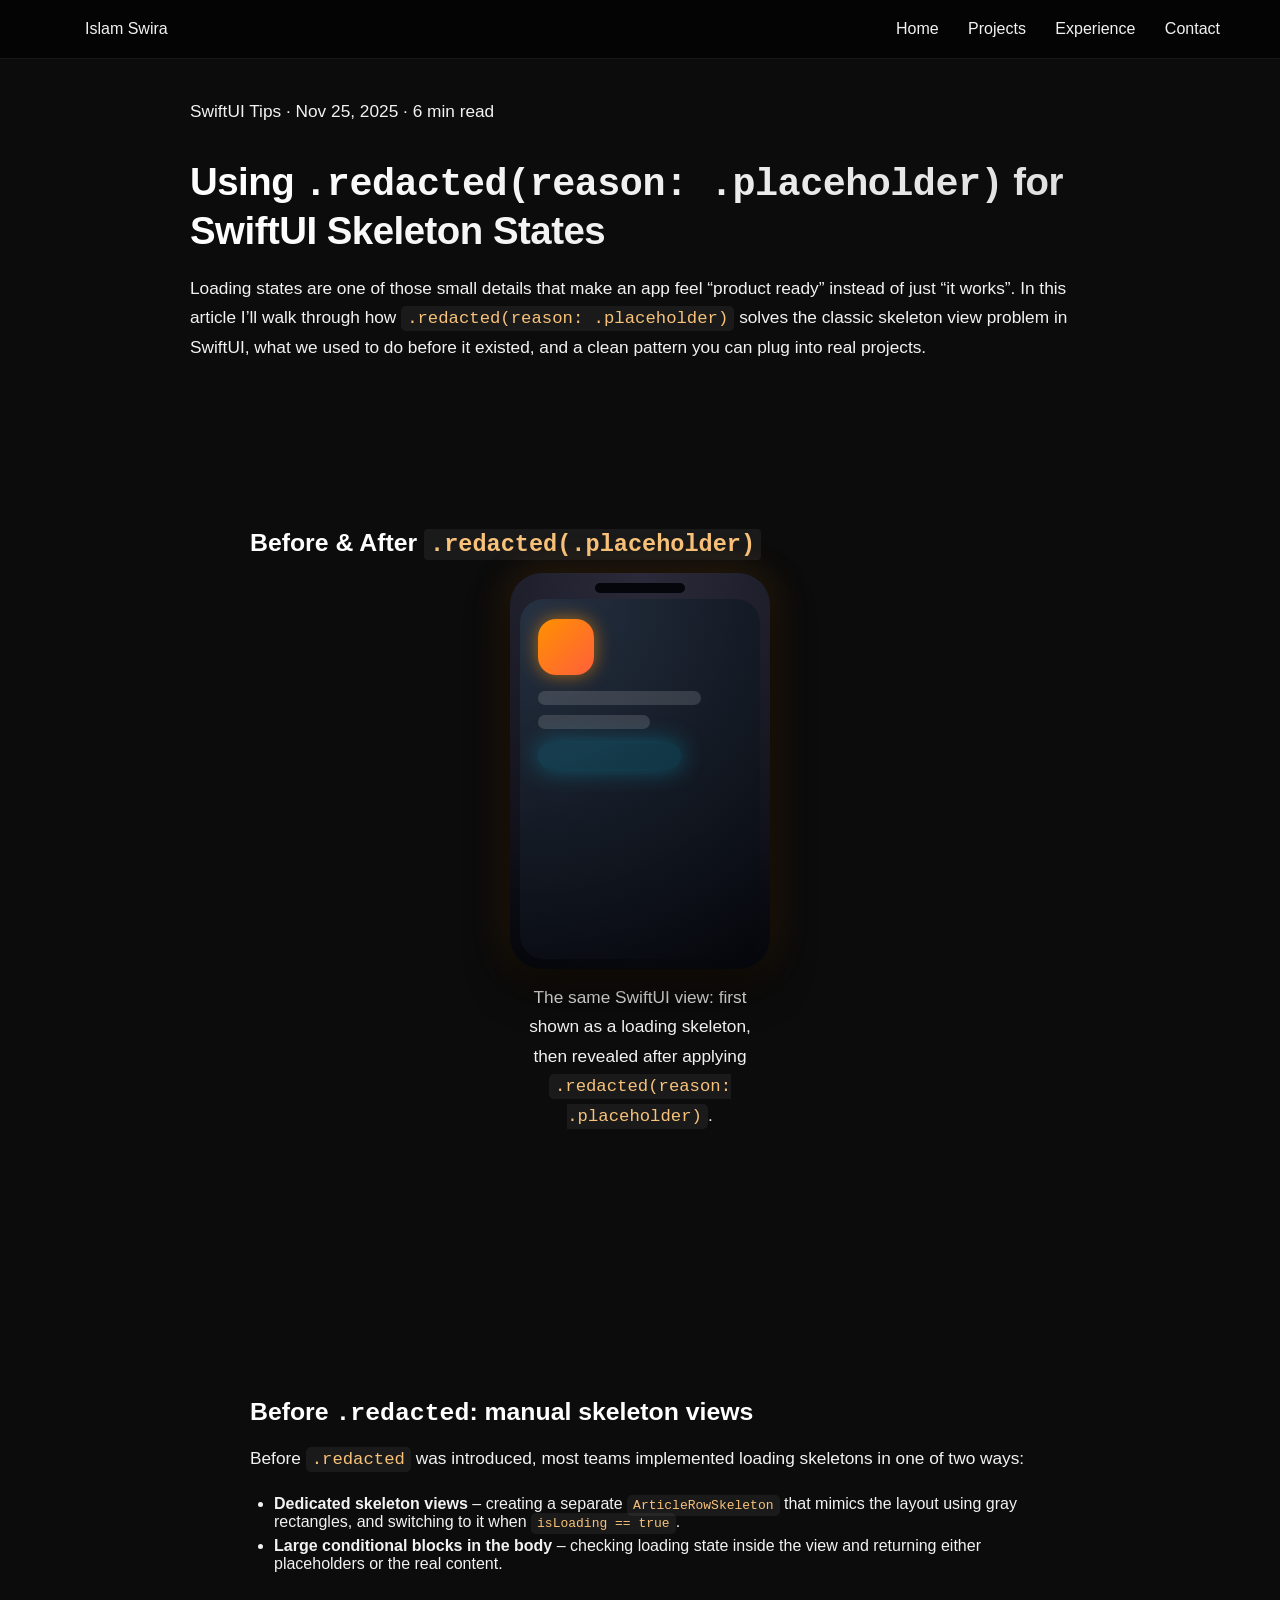
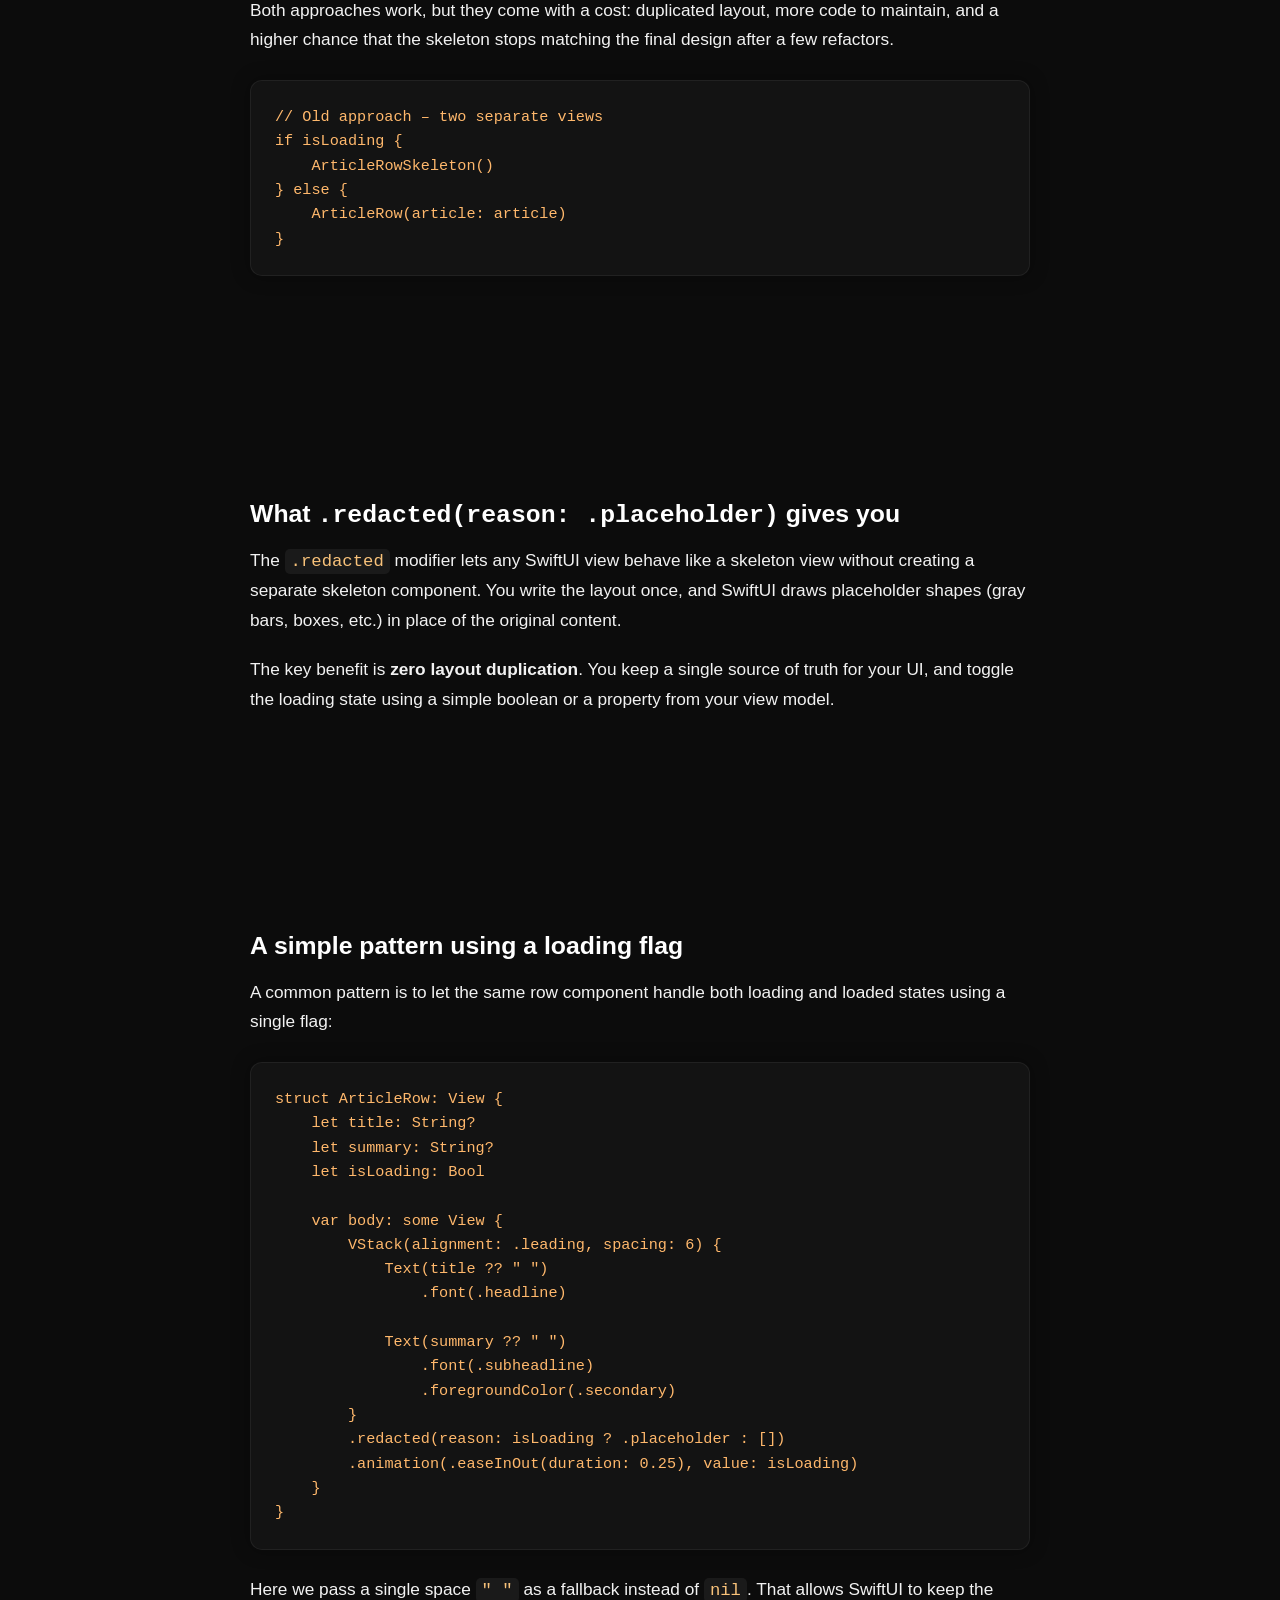
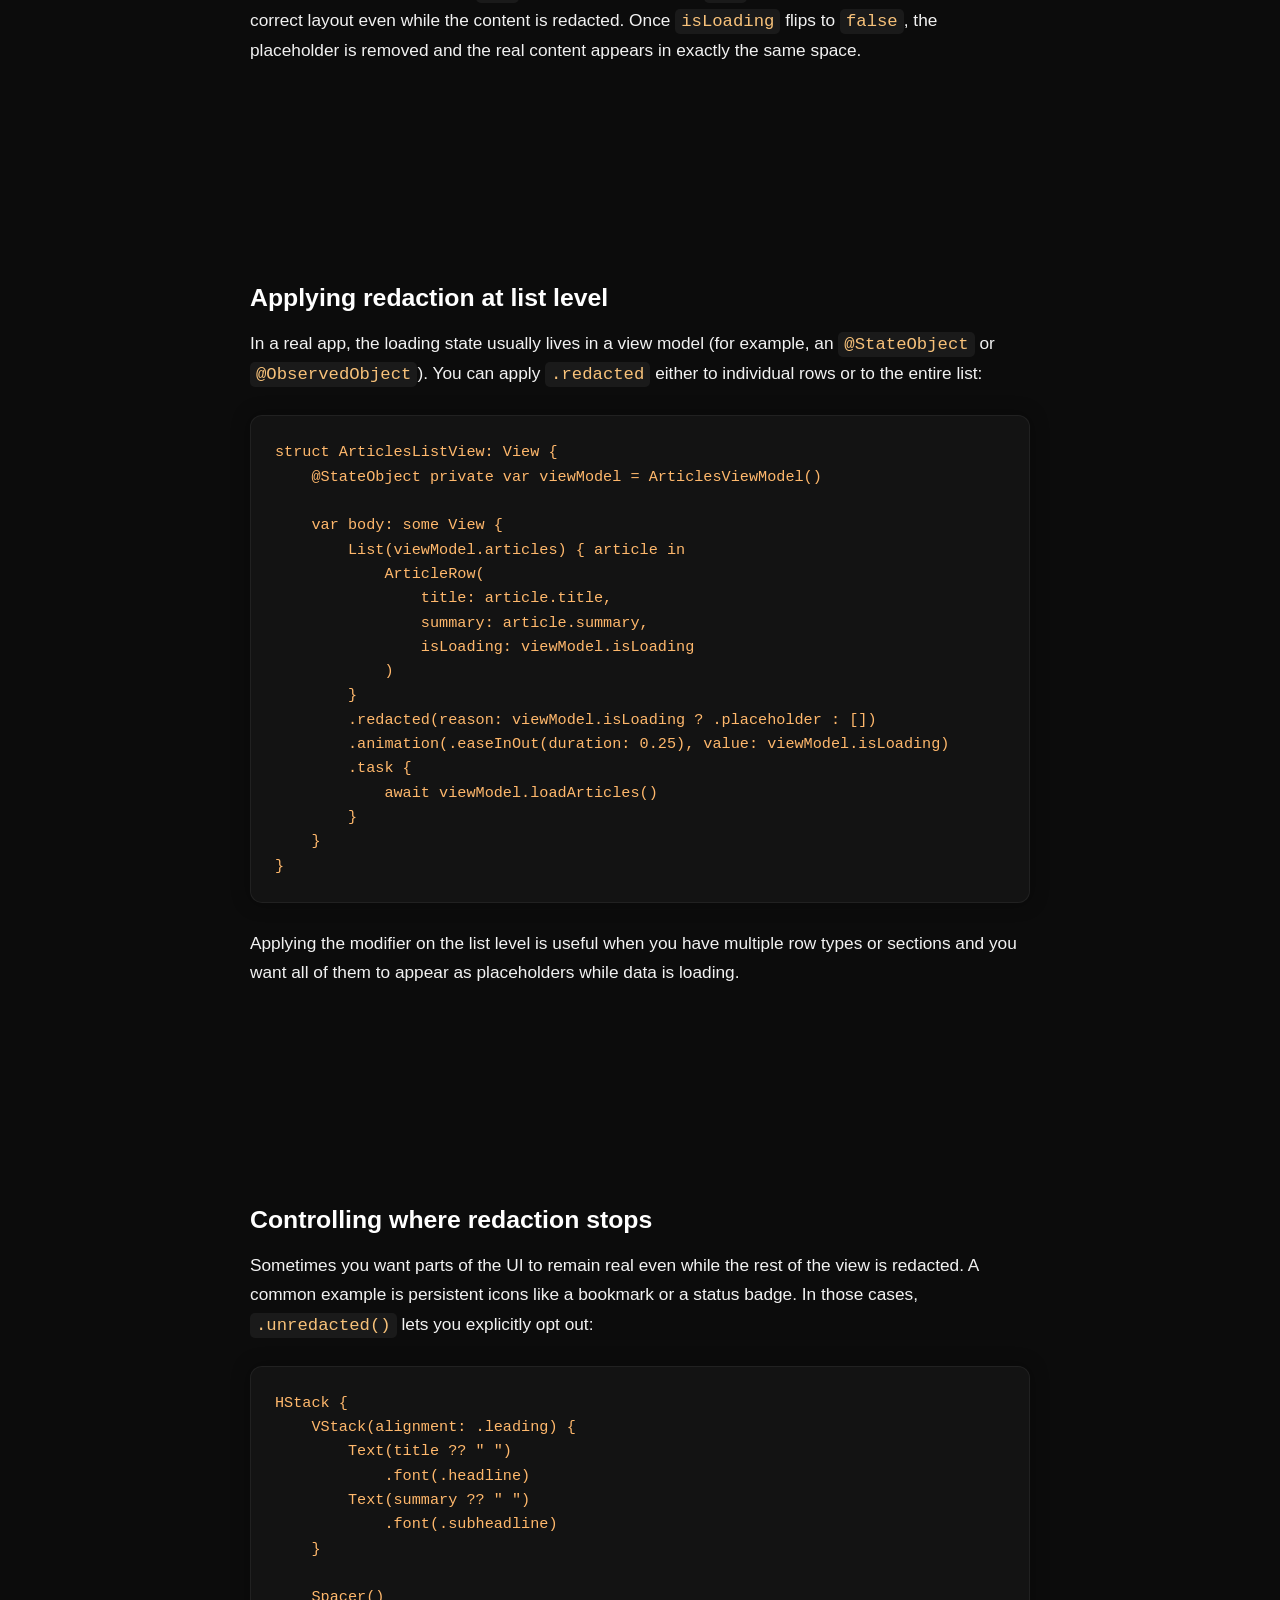
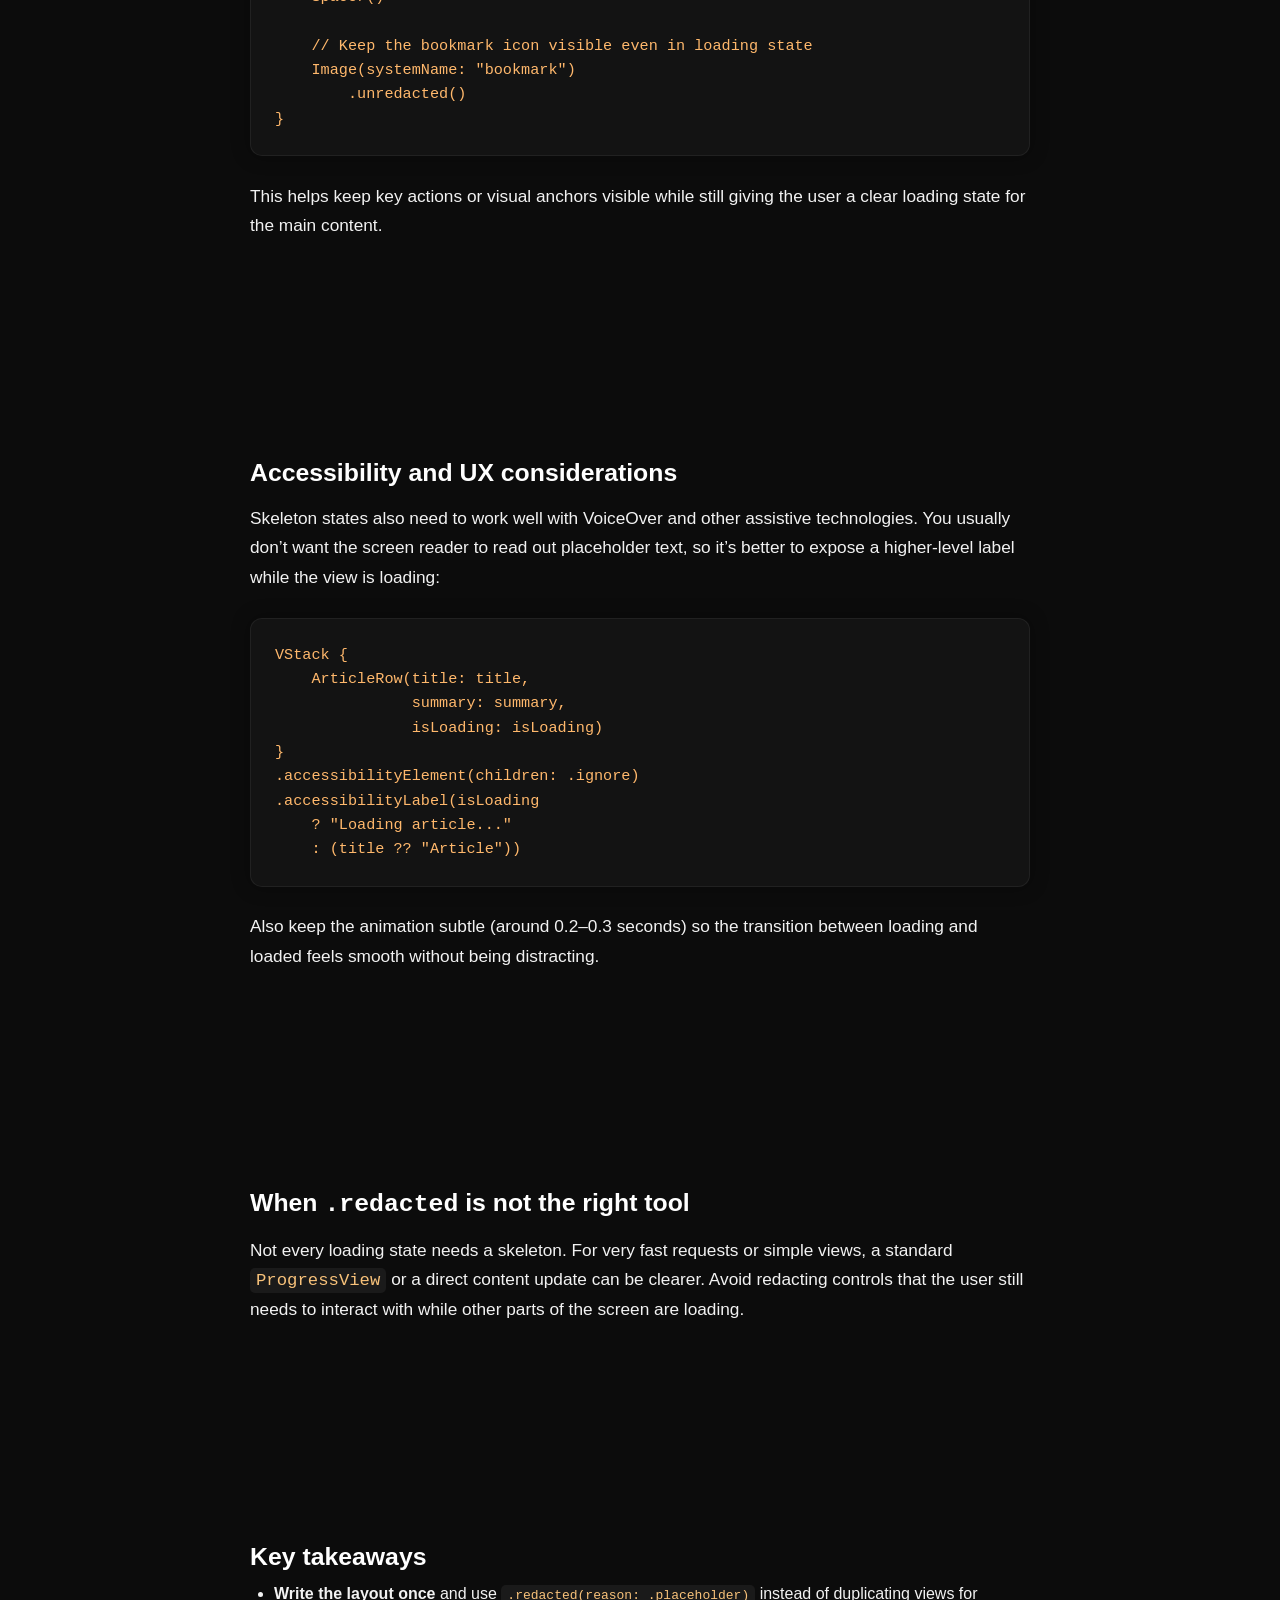
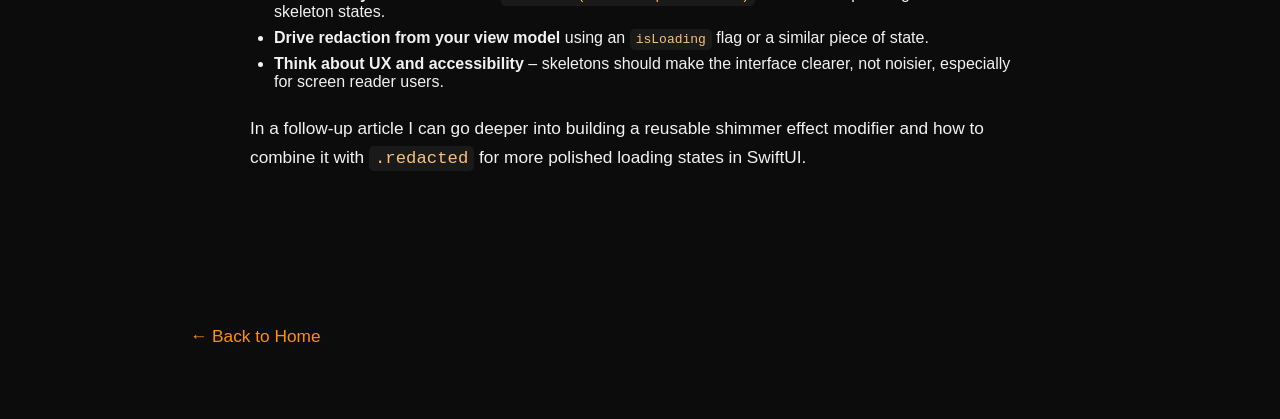
<file: blog/redacted_modifier.html>
<!DOCTYPE html>
<html lang="en">

<head>
    <meta charset="UTF-8" />
    <meta name="viewport" content="width=device-width, initial-scale=1.0" />
    <title>SwiftUI Tip — .redacted(reason: .placeholder) – Islam Swira
    </title>

    <!-- Base CSS for all portfolio pages -->
    <link rel="stylesheet" href="../css/base.css" />
    <link rel="stylesheet" href="../css/layout.css" />
    <link rel="stylesheet" href="../css/components.css" />
    <link rel="stylesheet" href="../css/redacted_modifier.css" />
</head>

<body>

    <header class="navbar">
        <div class="logo">
            <a href="../index.html" style="color:inherit;text-decoration:none;">Islam Swira</a>
        </div>
        <nav>
            <a href="../index.html">Home</a>
            <a href="../projects.html">Projects</a>
            <a href="../experience.html">Experience</a>
            <a href="../contact.html">Contact</a>
        </nav>
    </header>

    <main class="blog-article-wrapper">
        <article class="blog-article">

            <p class="article-meta">
                SwiftUI Tips · Nov 25, 2025 · 6 min read
            </p>

            <h1 class="article-title">
                Using <code>.redacted(reason: .placeholder)</code> for SwiftUI Skeleton States
            </h1>

            <p class="article-intro">
                Loading states are one of those small details that make an app feel
                “product ready” instead of just “it works”. In this article I’ll walk
                through how <code>.redacted(reason: .placeholder)</code> solves the
                classic skeleton view problem in SwiftUI, what we used to do before it
                existed, and a clean pattern you can plug into real projects.
            </p>

            <!-- Hero demo: iPhone only -->
            <section class="redacted-demo">
                <h2 class="redacted-demo-title">
                    Before &amp; After <code>.redacted(.placeholder)</code>
                </h2>

                <div class="redacted-demo-layout">
                    <!-- iPhone mockup with animated skeleton -> real UI -->
                    <div class="redacted-phone">
                        <div class="redacted-phone-frame">
                            <div class="redacted-phone-notch"></div>
                            <div class="redacted-phone-screen">
                                <!-- Skeleton state -->
                                <div class="redacted-screen-state skeleton-state">
                                    <div class="skeleton-avatar shimmer"></div>
                                    <div class="skeleton-line shimmer"></div>
                                    <div class="skeleton-line shimmer"></div>
                                    <div class="skeleton-line short shimmer"></div>
                                </div>

                                <!-- Final UI state -->
                                <div class="redacted-screen-state final-state">
                                    <div class="final-avatar"></div>
                                    <div class="final-line title"></div>
                                    <div class="final-line subtitle"></div>
                                    <div class="final-pill"></div>
                                </div>
                            </div>
                        </div>
                        <p class="redacted-phone-caption">
                            The same SwiftUI view: first shown as a loading skeleton, then revealed after applying
                            <code>.redacted(reason: .placeholder)</code>.
                        </p>
                    </div>
                </div>
            </section>

            <!-- 1. Before redacted: how we used to build skeletons -->
            <section>
                <h2>Before <code>.redacted</code>: manual skeleton views</h2>
                <p>
                    Before <code>.redacted</code> was introduced, most teams implemented
                    loading skeletons in one of two ways:
                </p>
                <ul>
                    <li>
                        <strong>Dedicated skeleton views</strong> – creating a separate
                        <code>ArticleRowSkeleton</code> that mimics the layout using gray
                        rectangles, and switching to it when <code>isLoading == true</code>.
                    </li>
                    <li>
                        <strong>Large conditional blocks in the body</strong> – checking
                        loading state inside the view and returning either placeholders or
                        the real content.
                    </li>
                </ul>

                <p>
                    Both approaches work, but they come with a cost: duplicated layout,
                    more code to maintain, and a higher chance that the skeleton stops
                    matching the final design after a few refactors.
                </p>

                <pre class="code-block"><code>// Old approach – two separate views
if isLoading {
    ArticleRowSkeleton()
} else {
    ArticleRow(article: article)
}</code></pre>
            </section>

            <!-- 2. What redacted gives you -->
            <section>
                <h2>What <code>.redacted(reason: .placeholder)</code> gives you</h2>
                <p>
                    The <code>.redacted</code> modifier lets any SwiftUI view behave like
                    a skeleton view without creating a separate skeleton component. You
                    write the layout once, and SwiftUI draws placeholder shapes (gray
                    bars, boxes, etc.) in place of the original content.
                </p>
                <p>
                    The key benefit is <strong>zero layout duplication</strong>. You keep
                    a single source of truth for your UI, and toggle the loading state
                    using a simple boolean or a property from your view model.
                </p>
            </section>

            <!-- 3. Basic pattern -->
            <section>
                <h2>A simple pattern using a loading flag</h2>
                <p>
                    A common pattern is to let the same row component handle both loading
                    and loaded states using a single flag:
                </p>

                <pre class="code-block"><code>struct ArticleRow: View {
    let title: String?
    let summary: String?
    let isLoading: Bool

    var body: some View {
        VStack(alignment: .leading, spacing: 6) {
            Text(title ?? " ")
                .font(.headline)

            Text(summary ?? " ")
                .font(.subheadline)
                .foregroundColor(.secondary)
        }
        .redacted(reason: isLoading ? .placeholder : [])
        .animation(.easeInOut(duration: 0.25), value: isLoading)
    }
}</code></pre>

                <p>
                    Here we pass a single space <code>" "</code> as a fallback instead of
                    <code>nil</code>. That allows SwiftUI to keep the correct layout even
                    while the content is redacted. Once <code>isLoading</code> flips to
                    <code>false</code>, the placeholder is removed and the real content
                    appears in exactly the same space.
                </p>
            </section>

            <!-- 4. Applying at list level -->
            <section>
                <h2>Applying redaction at list level</h2>
                <p>
                    In a real app, the loading state usually lives in a view model
                    (for example, an <code>@StateObject</code> or
                    <code>@ObservedObject</code>). You can apply
                    <code>.redacted</code> either to individual rows or to the entire
                    list:
                </p>

                <pre class="code-block"><code>struct ArticlesListView: View {
    @StateObject private var viewModel = ArticlesViewModel()

    var body: some View {
        List(viewModel.articles) { article in
            ArticleRow(
                title: article.title,
                summary: article.summary,
                isLoading: viewModel.isLoading
            )
        }
        .redacted(reason: viewModel.isLoading ? .placeholder : [])
        .animation(.easeInOut(duration: 0.25), value: viewModel.isLoading)
        .task {
            await viewModel.loadArticles()
        }
    }
}</code></pre>

                <p>
                    Applying the modifier on the list level is useful when you have
                    multiple row types or sections and you want all of them to appear as
                    placeholders while data is loading.
                </p>
            </section>

            <!-- 5. Unredacted -->
            <section>
                <h2>Controlling where redaction stops</h2>
                <p>
                    Sometimes you want parts of the UI to remain real even while the rest
                    of the view is redacted. A common example is persistent icons like a
                    bookmark or a status badge. In those cases,
                    <code>.unredacted()</code> lets you explicitly opt out:
                </p>

                <pre class="code-block"><code>HStack {
    VStack(alignment: .leading) {
        Text(title ?? " ")
            .font(.headline)
        Text(summary ?? " ")
            .font(.subheadline)
    }

    Spacer()

    // Keep the bookmark icon visible even in loading state
    Image(systemName: "bookmark")
        .unredacted()
}</code></pre>

                <p>
                    This helps keep key actions or visual anchors visible while still
                    giving the user a clear loading state for the main content.
                </p>
            </section>

            <!-- 6. Accessibility -->
            <section>
                <h2>Accessibility and UX considerations</h2>
                <p>
                    Skeleton states also need to work well with VoiceOver and other
                    assistive technologies. You usually don’t want the screen reader to
                    read out placeholder text, so it’s better to expose a higher-level
                    label while the view is loading:
                </p>

                <pre class="code-block"><code>VStack {
    ArticleRow(title: title,
               summary: summary,
               isLoading: isLoading)
}
.accessibilityElement(children: .ignore)
.accessibilityLabel(isLoading
    ? "Loading article..."
    : (title ?? "Article"))</code></pre>

                <p>
                    Also keep the animation subtle (around 0.2–0.3 seconds) so the
                    transition between loading and loaded feels smooth without being
                    distracting.
                </p>
            </section>

            <!-- 7. When not to use it -->
            <section>
                <h2>When <code>.redacted</code> is not the right tool</h2>
                <p>
                    Not every loading state needs a skeleton. For very fast requests or
                    simple views, a standard <code>ProgressView</code> or a direct
                    content update can be clearer. Avoid redacting controls that the
                    user still needs to interact with while other parts of the screen
                    are loading.
                </p>
            </section>

            <!-- 8. Takeaways -->
            <section>
                <h2>Key takeaways</h2>
                <ul class="article-takeaways">
                    <li>
                        <strong>Write the layout once</strong> and use
                        <code>.redacted(reason: .placeholder)</code> instead of
                        duplicating views for skeleton states.
                    </li>
                    <li>
                        <strong>Drive redaction from your view model</strong> using an
                        <code>isLoading</code> flag or a similar piece of state.
                    </li>
                    <li>
                        <strong>Think about UX and accessibility</strong> – skeletons
                        should make the interface clearer, not noisier, especially for
                        screen reader users.
                    </li>
                </ul>

                <p>
                    In a follow-up article I can go deeper into building a reusable
                    shimmer effect modifier and how to combine it with
                    <code>.redacted</code> for more polished loading states in SwiftUI.
                </p>
            </section>

            <p class="article-back-link">
                <a href="../index.html">← Back to Home</a>
            </p>

        </article>
    </main>

</body>

</html>
</file>
<file: css/base.css>
/* ============================
   BASE (colors, reset, global)
============================ */

:root {
    --bg-dark: #0C0C0C;
    --bg-card: #111111;
    --bg-section: #151515;

    --text-light: #F2F2F2;
    --text-muted: #CFCFCF;

    --orange: #FF6A00;
    --orange-soft: #FF8C32;

    --cyan: #0EA5E9;
    --cyan-soft: #38BDF8;

    --shadow-orange: 0 0 18px rgba(255,106,0,0.45);
    --shadow-cyan: 0 0 18px rgba(14,165,233,0.45);
}

* {
    box-sizing: border-box;
    scroll-behavior: smooth;
}

body {
    margin: 0;
    font-family: "Inter", sans-serif;
    background: var(--bg-dark);
    color: var(--text-light);
}

img {
    max-width: 100%;
}
</file>
<file: css/layout.css>
/* ============================
          LAYOUT
============================ */

/* NAVBAR */
.navbar {
    display: flex;
    justify-content: space-between;
    align-items: center;
    padding: 25px 60px;
    backdrop-filter: blur(12px);
    background: rgba(15, 15, 15, 0.7);
    position: sticky;
    top: 0;
    z-index: 999;
    border-bottom: 1px solid rgba(255,255,255,0.08);
}

.navbar a {
    color: var(--text-light);
    margin-left: 25px;
    text-decoration: none;
    transition: 0.3s;
}

nav a.active-link {
    color: var(--orange) !important;
    border-bottom: 2px solid var(--orange);
    padding-bottom: 3px;
    text-shadow: 0 0 12px rgba(255,106,0,0.55);
}

.navbar a:hover {
    color: var(--orange);
    text-shadow: var(--shadow-orange);
}

.hire {
    padding: 8px 16px;
    border-radius: 6px;
    background: var(--orange);
    color: black !important;
}
nav a.active-link-contact {
    padding: 8px 16px;
    border-radius: 6px;
    background: var(--cyan);
    color: rgb(255, 255, 255) !important;
}

/* SECTIONS */
section {
    padding: 80px 60px;
}

.navbar {
    position: fixed;
    top: 0;
    left: 0;
    width: 100%;
    padding: 20px 60px;
    background: rgba(0,0,0,0.6); /* ← مهم عشان المحتوى يظهر */
    backdrop-filter: blur(12px);
    z-index: 999;
}


/* Responsive */
@media (max-width: 900px) {
    .navbar {
        padding: 20px;
    }
}

/* ================================
   RESPONSIVE NAVBAR FIXES
================================ */

@media (max-width: 900px) {
    .navbar {
        padding: 16px 24px;
    }

    .navbar nav {
        gap: 18px; /* يقلل المسافات بين اللينكات */
    }

    .navbar a {
        font-size: 14px;
    }

    .hire {
        padding: 8px 14px;
        font-size: 14px;
    }
}

@media (max-width: 700px) {
    .navbar nav {
        display: flex;
        flex-wrap: wrap;      /* يسمح لللينكات تنزل تحت */
        justify-content: center;
        gap: 14px;
        margin-top: 10px;
    }

    .navbar {
        display: flex;
        flex-direction: column;
        align-items: center;
        gap: 6px;
        padding: 14px 10px;
    }

    .logo {
        margin-bottom: 6px;
        font-size: 20px;
    }
}

@media (max-width: 480px) {
    .navbar a {
        font-size: 13px;
        padding: 4px 6px;
    }

    .hire {
        font-size: 13px;
        padding: 6px 10px;
    }
}
</file>
<file: css/contact.css>
/* PAGE LAYOUT */
.contact-page {
    padding-top: 80px;
    color: #fff;
}

/* Center container */
.container {
    max-width: 1200px;
    margin: 0 auto;
    padding: 0 32px;
}

/* ------------------------------
   SECTION 1 — FIND ME
------------------------------ */

.find-title {
    text-align: center;
    font-size: clamp(40px, 4vw, 56px);
    font-weight: 800;
    margin-bottom: 10px;
}

.find-subtitle {
    text-align: center;
    color: rgba(255, 255, 255, 0.75);
    max-width: 700px;
    margin: 0 auto 50px;
    font-size: 1.1rem;
}

/* ICON ROW */
.contact-icons {
    display: flex;
    justify-content: center;
    align-items: center;
    gap: 60px; /* المسافة بين الأيقونات */
    margin-top: 40px;
}

/* ICON STYLE */
.contact-icon img {
    width: 80px;         /* الحجم الأنسب */
    height: 80px;
    object-fit: contain;
    cursor: pointer;

    /* NEW glowing effect */
    filter: drop-shadow(0 0 12px rgba(255, 126, 20, 0.45));
    transition: 0.25s ease-in-out;
}

.contact-icon img:hover {
    transform: translateY(-6px) scale(1.10);
    filter: drop-shadow(0 0 18px rgba(255, 126, 20, 0.8));
}

/* Divider */
.divider {
    display: flex;
    align-items: center;
    justify-content: center;
    gap: 16px;

    color: rgba(255, 255, 255, 0.8);
    font-size: 1rem;
    letter-spacing: 4px;
    margin: 70px auto 40px;
    width: 80%;
}

.divider::before,
.divider::after {
    content: "";
    height: 1px;
    flex: 1;
    background: linear-gradient(90deg,
            transparent,
            rgba(255, 126, 20, 0.5),
            transparent);
}

/* ------------------------------
   SECTION 2 — FORM
------------------------------ */

.form-title {
    text-align: center;
    font-size: clamp(32px, 3vw, 42px);
    font-weight: 700;
    margin-bottom: 10px;
}

.form-subtitle {
    text-align: center;
    color: rgba(255, 255, 255, 0.75);
    margin: 0 auto 40px;
    max-width: 600px;
}

.contact-form-section {
    text-align: center;
    margin-top: 40px;
}

.contact-form {
    background: linear-gradient(180deg, #0c0e17 0%, #0b0d13 100%);
    padding: 32px;
    border-radius: 20px;
    border: 1px solid rgba(255, 255, 255, 0.08);
    box-shadow: 0 0 35px rgba(255, 126, 20, 0.18);
    max-width: 650px;
    margin: 0 auto;
}

.contact-form label {
    display: block;
    margin-bottom: 8px;
    opacity: 0.8;
}

.contact-form input,
.contact-form textarea {
    width: 100%;
    padding: 14px;
    margin-bottom: 22px;
    background: #0d0f15;
    border-radius: 12px;
    border: 1px solid rgba(255, 255, 255, 0.12);
    color: #fff;
}

.contact-form textarea {
    height: 150px;
    resize: none;
}

.send-btn {
    width: 100%;
    padding: 16px;
    background: #ff7a1a;
    border-radius: 14px;
    border: none;
    color: #000;
    font-weight: 700;
    font-size: 1.1rem;
    cursor: pointer;
    transition: 0.25s;
}

.send-btn:hover {
    background: #ff8f3a;
}
.error-message {
    color: #ff4444;
    font-size: 13px;
    margin-top: 4px;
    min-height: 18px;
    display: block;
}

input.error,
textarea.error {
    border: 1px solid #ff4444 !important;
}
</file>
<file: css/experience.css>
/* --------------------------------------
   PAGE LAYOUT
-------------------------------------- */

.experience-page {
    padding-top: 80px; /* space under navbar */
    color: #ffffff;
    width: 100%;
}

/* Shared centered container */
.container {
    max-width: 1200px;
    margin: 0 auto;
    padding: 0 32px;
}

/* --------------------------------------
   HERO SECTION
-------------------------------------- */

.experience-hero {
    padding: 70px 0 40px;
}

.experience-title {
    font-size: clamp(40px, 4vw, 56px);
    font-weight: 800;
    margin-bottom: 16px;
}

.experience-subtitle {
    font-size: 1.25rem;
    max-width: 820px;
    color: rgba(255, 255, 255, 0.85);
    line-height: 1.6;
    margin-bottom: 28px;
}

.experience-intro {
    max-width: 900px;
    line-height: 1.7;
    color: rgba(255, 255, 255, 0.72);
    font-size: 1rem;
    margin-bottom: 20px;
}

/* --------------------------------------
   EXPERIENCE CARDS SECTION
-------------------------------------- */

.experience-section {
    padding: 30px 0 120px;
    display: flex;
    flex-direction: column;
    gap: 42px;
}

/* Experience Card */
.exp-card {
    background: #121317;
    border-radius: 22px;
    padding: 32px 36px;
    position: relative;
    overflow: hidden;
    border: 1px solid rgba(255, 255, 255, 0.08);
    box-shadow: 0 0 20px rgba(255, 126, 20, 0.12);
    transition: 0.3s ease;
}

/* Subtle hover effect */
.exp-card:hover {
    transform: translateY(-4px);
    box-shadow: 0 0 35px rgba(255, 126, 20, 0.22);
}

/* Glow Background */
.exp-card::before {
    content: "";
    position: absolute;
    top: -80px;
    left: -80px;
    width: 230px;
    height: 230px;
    background: radial-gradient(circle, rgba(255, 140, 0, 0.18), transparent 70%);
    filter: blur(35px);
    opacity: 0.6;
    pointer-events: none;
}

/* --------------------------------------
   CARD HEADER
-------------------------------------- */

.exp-header h2 {
    font-size: 1.6rem;
    margin-bottom: 6px;
    font-weight: 700;
}

.exp-company {
    display: block;
    font-size: 1rem;
    color: rgba(0, 180, 255, 0.75);
    margin-bottom: 4px;
}

.exp-location {
    display: block;
    font-size: 0.92rem;
    color: rgba(255, 255, 255, 0.45);
    margin-bottom: 12px;
}

/* --------------------------------------
   BULLET POINTS
-------------------------------------- */

.exp-points {
    list-style: none;
    padding-left: 0;
    margin-top: 10px;
}

.exp-points li {
    position: relative;
    margin-bottom: 10px;
    padding-left: 22px;
    line-height: 1.6;
    font-size: 0.98rem;
    color: rgba(255, 255, 255, 0.80);
}

/* custom bullet circle */
.exp-points li::before {
    content: "";
    position: absolute;
    left: 0;
    top: 8px;
    width: 10px;
    height: 10px;
    background: linear-gradient(135deg, #ff7a1a, #ffb347);
    border-radius: 50%;
    box-shadow: 0 0 8px rgba(255, 126, 20, 0.7);
}

/* --------------------------------------
   RESPONSIVE
-------------------------------------- */

@media (max-width: 900px) {
    .experience-title {
        font-size: 2.4rem;
    }

    .experience-subtitle {
        font-size: 1.1rem;
    }

    .exp-card {
        padding: 26px;
    }

    .exp-header h2 {
        font-size: 1.35rem;
    }
}

@media (max-width: 600px) {
    .container {
        padding: 0 20px;
    }

    .exp-card {
        padding: 22px;
    }

    .exp-header h2 {
        font-size: 1.25rem;
    }

    .exp-points li {
        font-size: 0.9rem;
    }
}
</file>
<file: css/projects.css>
/* ===== Projects page layout ===== */

.projects-page {
    padding-top: 80px; /* space under fixed navbar */
}

/* Shared container to keep everything centered */
.projects-container {
    max-width: 1200px;
    margin: 0 auto;
    padding: 0 32px;
}

/* ===== Hero / header section ===== */

.projects-hero {
    padding: 72px 0 40px;
}

.projects-title {
    font-size: clamp(40px, 4vw, 56px);
    font-weight: 800;
    letter-spacing: 0.01em;
    margin-bottom: 12px;
    color: #ffffff;
}

.projects-subtitle {
    font-size: 1.2rem;
    font-weight: 400;
    max-width: 780px;
    color: rgba(255, 255, 255, 0.80);
    line-height: 1.6;
    margin-bottom: 32px;
}

.projects-intro {
    max-width: 900px;
    font-size: 0.98rem;
    color: rgba(255, 255, 255, 0.72);
    line-height: 1.7;
}

/* ===== Projects list ===== */

.projects-section {
    padding: 32px 0 96px;
}

.project-row {
    display: grid;
    grid-template-columns: minmax(0, 1.05fr) minmax(0, 1.2fr);
    gap: 56px;
    align-items: center;
    margin: 72px 0;
}

.project-row:first-of-type {
    margin-top: 40px;
}

/* Reverse layout for alternating rows */
.project-row--reverse {
    grid-template-columns: minmax(0, 1.2fr) minmax(0, 1.05fr);
}

.project-row--reverse .project-phone {
    order: 2;
}

.project-row--reverse .project-content {
    order: 1;
}

/* ===== Phone mockup ===== */

.project-phone {
    position: relative;
    display: flex;
    justify-content: center;
}

.phone-frame {
    position: relative;
    width: 260px;
    height: 520px;
    border-radius: 40px;
    padding: 18px 12px;
    background: radial-gradient(circle at 0% 0%, #ff7a1a 0%, #151515 60%);
    box-shadow:
        0 0 40px rgba(255, 122, 26, 0.35),
        0 12px 40px rgba(0, 0, 0, 0.8);
    overflow: hidden;
}

.phone-screen {
    width: 100%;
    height: 100%;
    border-radius: 28px;
    background: #050608;
    overflow: hidden;

    /* مهمين للتوسيط */
    display: flex;
    justify-content: center;   /* center horizontally */
    align-items: center;       /* center vertically */
}

.screen-slider {
    display: flex;
    flex-direction: column;
    animation: autoScroll 16s linear infinite;
}

.screen-slider img {
    width: 100%;
    height: auto;
    object-fit: contain;
    margin-bottom: 12px;
}

.phone-screen img {
    width: 90%;
    height: auto;
    object-fit: contain;
    margin: 0 auto;
    display: block;
    transform: translateY(10px);
}

@keyframes autoScroll {
    0%   { transform: translateY(0); }
    100% { transform: translateY(-100%); }
}

/* ======== Horizontal Slider for project phone ======== */

/* Auto-generated horizontal slider */
.screen-slider-auto {
    display: flex;
    flex-direction: row;
    width: max-content;
    animation: autoSlide var(--slider-duration) linear infinite;
}

.screen-slider-auto img {
    width: 100%;
    height: 100%;
    flex-shrink: 0;
    object-fit: contain;
}

/* Keyframes: JS سيعدل translateX dynamically */
@keyframes autoSlide {
    from { transform: translateX(0); }
    to   { transform: translateX(var(--slider-translate)); }
}


/* subtle glow under the phone */
.phone-glow {
    position: absolute;
    inset: auto 0 -40px;
    margin: auto;
    width: 220px;
    height: 60px;
    border-radius: 50%;
    background: radial-gradient(circle, rgba(255, 122, 26, 0.35), transparent 70%);
    filter: blur(4px);
    opacity: 0.7;
    pointer-events: none;
}

/* ===== Project content ===== */

.project-content {
    max-width: 640px;
}

.project-title {
    font-size: 1.8rem;
    font-weight: 700;
    margin-bottom: 12px;
    color: #ffffff;
}

.project-summary {
    font-size: 1rem;
    font-weight: 500;
    color: rgba(255, 255, 255, 0.86);
    margin-bottom: 10px;
}

.project-details {
    font-size: 0.96rem;
    color: rgba(255, 255, 255, 0.74);
    line-height: 1.7;
    margin-bottom: 18px;
}

/* tags */
.project-tags {
    display: flex;
    flex-wrap: wrap;
    gap: 8px;
    margin-bottom: 18px;
}

.project-tags span {
    display: inline-flex;
    align-items: center;
    padding: 6px 12px;
    font-size: 0.78rem;
    border-radius: 999px;
    border: 1px solid rgba(0, 180, 255, 0.35);
    background: rgba(0, 180, 255, 0.06);
    color: rgba(215, 235, 255, 0.88);
}

/* CTA */
.project-cta {
    display: inline-flex;
    align-items: center;
    justify-content: center;
    padding: 10px 20px;
    border-radius: 999px;
    background: linear-gradient(135deg, #ff7a1a, #ffb347);
    color: #050608;
    font-size: 0.92rem;
    font-weight: 600;
    text-decoration: none;
    box-shadow: 0 14px 30px rgba(0, 0, 0, 0.7);
    transition: transform 0.18s ease, box-shadow 0.18s ease, filter 0.18s ease;
}

.project-cta:hover {
    transform: translateY(-2px);
    box-shadow: 0 18px 40px rgba(0, 0, 0, 0.9);
    filter: brightness(1.03);
}

/* App Store Badge Styling */
.appstore-badge img {
    width: 160px;
    height: auto;
    transition: 0.25s ease;
    filter: drop-shadow(0 0 6px rgba(255, 140, 0, 0.25));
}

.appstore-badge img:hover {
    transform: scale(1.06);
    filter: drop-shadow(0 0 10px rgba(255, 140, 0, 0.5));
}

/* SDK BOX Wrapper */
.sdk-box {
    width: 340px;
    height: 520px;
    background: #0d0f11;
    border-radius: 28px;
    position: relative;
    display: flex;
    align-items: center;
    justify-content: center;
    overflow: hidden;
    margin: 0 auto;
}

/* Orange Glow */
.sdk-glow {
    position: absolute;
    width: 140%;
    height: 140%;
    background: radial-gradient(circle, rgba(255,140,0,0.25), transparent 70%);
    top: -20%;
    left: -20%;
    z-index: 1;
    filter: blur(40px);
}

/* Content inside box */
.sdk-content {
    position: relative;
    z-index: 5;
    text-align: center;
    padding: 20px;
}

/* Icon */
.sdk-icon {
    width: 90px;
    opacity: 0.9;
    margin-bottom: 20px;
    filter: drop-shadow(0 0 6px rgba(255,140,0,0.5));
}

/* Code block */
.sdk-code {
    text-align: left;
    background: rgba(255,255,255,0.04);
    padding: 14px 18px;
    border-radius: 12px;
    font-size: 13px;
    line-height: 1.5;
    color: #e9e9e9;
    font-family: "SF Mono", Menlo, Consolas, monospace;
    border: 1px solid rgba(255,255,255,0.08);
    backdrop-filter: blur(6px);
    box-shadow: 0 0 14px rgba(0,0,0,0.3);
}

/* ===== Responsive ===== */

@media (max-width: 1024px) {
    .projects-container {
        padding: 0 24px;
    }

    .project-row,
    .project-row--reverse {
        grid-template-columns: 1fr;
    }

    .project-row--reverse .project-phone,
    .project-row--reverse .project-content {
        order: initial;
    }

    .project-row {
        margin: 56px 0;
    }

    .project-content {
        max-width: 100%;
    }

    .project-phone {
        margin-bottom: 24px;
    }
}

@media (max-width: 640px) {
    .projects-title {
        font-size: 2.2rem;
    }

    .projects-subtitle {
        font-size: 1.05rem;
    }

    .projects-intro {
        font-size: 0.94rem;
    }

    .phone-frame {
        width: 220px;
        height: 460px;
    }
}

/* ==========================================
   PROJECTS — MOBILE RESPONSIVE FIXES
========================================== */

@media (max-width: 900px) {
    .project-row {
        flex-direction: column !important;
        text-align: center;
        gap: 20px;
        padding: 50px 0;
    }

    .project-row--reverse {
        flex-direction: column !important;
    }

    /* Phone mockup size adjustment */
    .project-phone {
        width: 260px !important;
        margin: 0 auto;
    }

    .phone-frame {
        width: 100% !important;
        height: auto !important;
    }

    .phone-screen img {
        width: 100% !important;
        height: auto !important;
        object-fit: contain !important;
    }

    /* Auto slider container */
    .phone-slider-wrapper {
        width: 100%;
        overflow: hidden;
        margin: 0 auto;
    }

    .phone-slider {
        display: flex;
        width: max-content;
        animation: slide-horizontal 18s linear infinite;
        gap: 10px;
    }

    @keyframes slide-horizontal {
        0% { transform: translateX(0); }
        100% { transform: translateX(-50%); }
    }

    /* Text section */
    .project-content {
        padding: 10px 20px;
    }

    .project-title {
        font-size: 28px !important;
        margin-bottom: 12px;
    }

    .project-summary,
    .project-details {
        font-size: 16px !important;
        line-height: 1.5;
    }

    /* Tags */
    .project-tags {
        justify-content: center;
        flex-wrap: wrap;
        gap: 10px !important;
    }

    .project-tags span {
        font-size: 14px !important;
        padding: 6px 12px !important;
    }

    /* App Store Button */
    .appstore-button img {
        width: 150px;
        height: auto;
        margin-top: 20px;
    }
}
</file>
<file: css/redacted_modifier.css>
/* -------------------------------------- */
/* Blog Article Layout – matches blog-article classes */
/* -------------------------------------- */

.blog-article-wrapper {
    display: flex;
    justify-content: center;
    padding: 5rem 1.5rem 4rem;
}

.blog-article {
    max-width: 900px;
    width: 100%;
    color: var(--text-primary);
}

/* Meta line (SwiftUI Tips · date · read time) */
.article-meta {
    font-size: 0.95rem;
    color: var(--text-muted);
    margin-bottom: 0.75rem;
}

/* Title */
.article-title {
    font-size: 2.4rem;
    font-weight: 700;
    letter-spacing: -0.5px;
    line-height: 1.2;
    background: linear-gradient(to right, #ffffff, #e0e0e0);
    -webkit-background-clip: text;
    -webkit-text-fill-color: transparent;
    margin-bottom: 1.25rem;
}

/* Intro paragraph under the title */
.article-intro {
    font-size: 1.12rem;
    line-height: 1.7;
    color: var(--text-primary);
    margin-bottom: 2.4rem;
}

/* Generic paragraphs inside the article */
.blog-article p {
    font-size: 1.08rem;
    line-height: 1.7;
    margin-bottom: 1.25rem;
    color: var(--text-primary);
}

/* Section headings */
.blog-article h2 {
    margin-top: 2.4rem;
    margin-bottom: 0.9rem;
    font-size: 1.55rem;
    font-weight: 600;
    color: #ffffff;
}

/* Lists */
.blog-article ul {
    padding-left: 1.5rem;
    margin-bottom: 1.4rem;
}

.blog-article li {
    margin-bottom: 0.4rem;
}

/* -------------------------------------- */
/* Code Blocks */
/* -------------------------------------- */

.blog-article pre {
    background: rgba(255, 255, 255, 0.03);
    border: 1px solid rgba(255, 255, 255, 0.06);
    padding: 1.5rem;
    border-radius: 12px;
    overflow-x: auto;
    margin: 1.6rem 0;
    box-shadow: 0 0 18px rgba(0, 0, 0, 0.35);
}

.blog-article pre code {
    font-family: "SFMono-Regular", Consolas, Menlo, monospace;
    color: #ffb86c;
    font-size: 0.95rem;
    line-height: 1.6;
    white-space: pre-wrap;
}

/* Inline code inside text */
.blog-article p code,
.blog-article li code {
    background: rgba(255, 255, 255, 0.06);
    padding: 3px 6px;
    border-radius: 5px;
    color: #f8c27a;
}

/* -------------------------------------- */
/* Takeaways list */
/* -------------------------------------- */

.article-takeaways {
    padding-left: 1.3rem;
    margin-top: 0.75rem;
    margin-bottom: 1.8rem;
}

.article-takeaways li {
    margin-bottom: 0.5rem;
}

/* -------------------------------------- */
/* Back link */
/* -------------------------------------- */

.article-back-link {
    margin-top: 3rem;
}

.article-back-link a {
    color: #ff9100;
    text-decoration: none;
    font-weight: 500;
}

.article-back-link a:hover {
    text-decoration: underline;
}

/* -------------------------------------- */
/* Redacted Demo Section – iPhone only    */
/* -------------------------------------- */

.redacted-demo {
    margin-top: 3rem;
    margin-bottom: 3rem;
}

.redacted-demo-title {
    font-size: 1.6rem;
    font-weight: 600;
    margin-bottom: 1.5rem;
    color: #ffffff;
}

.redacted-demo-title code {
    background: rgba(255, 255, 255, 0.06);
    padding: 2px 6px;
    border-radius: 4px;
    color: #f8c27a;
    font-size: 0.95em;
}

/* single-column centered layout */
.redacted-demo-layout {
    display: flex;
    justify-content: center;
}

/* Phone mockup */

.redacted-phone {
    max-width: 260px;
    width: 100%;
}

.redacted-phone-frame {
    position: relative;
    width: 100%;
    margin: 0 auto;
    border-radius: 32px;
    padding: 10px;
    background: radial-gradient(circle at top, #2a2a3a, #05060b);
    box-shadow:
        0 18px 40px rgba(0, 0, 0, 0.7),
        0 0 40px rgba(255, 136, 0, 0.18);
    animation: phone-float 4s ease-in-out infinite alternate;
}

@keyframes phone-float {
    0% {
        transform: translateY(0);
        box-shadow:
            0 18px 40px rgba(0, 0, 0, 0.7),
            0 0 40px rgba(255, 136, 0, 0.18);
    }
    100% {
        transform: translateY(-6px);
        box-shadow:
            0 26px 55px rgba(0, 0, 0, 0.9),
            0 0 55px rgba(255, 145, 0, 0.28);
    }
}

.redacted-phone-notch {
    position: absolute;
    top: 10px;
    left: 50%;
    transform: translateX(-50%);
    width: 90px;
    height: 10px;
    border-radius: 999px;
    background: #05060b;
}

.redacted-phone-screen {
    margin-top: 16px;
    border-radius: 24px;
    background: radial-gradient(circle at top left, #263243, #05060b);
    overflow: hidden;
    height: 360px;
    position: relative;
}

/* Two overlay states inside the screen */

.redacted-screen-state {
    position: absolute;
    inset: 0;
    padding: 20px 18px;
}

/* Skeleton layout */

.skeleton-avatar {
    width: 56px;
    height: 56px;
    border-radius: 18px;
    background: #2d3442;
    margin-bottom: 16px;
}

.skeleton-line {
    height: 14px;
    border-radius: 999px;
    background: #273040;
    margin-bottom: 10px;
}

.skeleton-line.short {
    width: 60%;
}

/* shimmer animation */

.shimmer {
    position: relative;
    overflow: hidden;
}

.shimmer::before {
    content: "";
    position: absolute;
    inset: 0;
    background: linear-gradient(
        120deg,
        transparent 0%,
        rgba(255, 255, 255, 0.18) 40%,
        transparent 80%
    );
    transform: translateX(-100%);
    animation: shimmer-slide 1.4s infinite;
}

@keyframes shimmer-slide {
    0% {
        transform: translateX(-100%);
    }
    100% {
        transform: translateX(100%);
    }
}

/* Final UI layout */

.final-state {
    opacity: 0;
    transform: translateY(8px);
    transition: opacity 0.5s ease-out 1s, transform 0.5s ease-out 1s;
}

.final-avatar {
    width: 56px;
    height: 56px;
    border-radius: 18px;
    background: linear-gradient(135deg, #ff9100, #ff5f3c);
    box-shadow: 0 0 18px rgba(255, 145, 0, 0.6);
    margin-bottom: 16px;
}

.final-line {
    height: 14px;
    border-radius: 999px;
    background: rgba(255, 255, 255, 0.14);
    margin-bottom: 10px;
}

.final-line.title {
    width: 80%;
}

.final-line.subtitle {
    width: 55%;
}

.final-pill {
    width: 70%;
    height: 26px;
    margin-top: 14px;
    border-radius: 999px;
    background: rgba(0, 211, 255, 0.15);
    box-shadow: 0 0 24px rgba(0, 211, 255, 0.35);
}

/* Phone caption */

.redacted-phone-caption {
    margin-top: 0.9rem;
    font-size: 0.96rem;
    color: var(--text-muted);
    text-align: center;
}

/* State transition: skeleton -> final */

.redacted-phone-screen .skeleton-state {
    animation: skeleton-fadeout 2s forwards 1.6s;
}

@keyframes skeleton-fadeout {
    to {
        opacity: 0;
        transform: translateY(-6px);
    }
}

/* when skeleton fades, final-state fades in (via transition) */
.redacted-phone-screen .final-state {
    opacity: 1;
    transform: translateY(0);
}

/* -------------------------------------- */
/* Responsive */
/* -------------------------------------- */

@media (max-width: 768px) {
    .blog-article-wrapper {
        padding: 4rem 1.1rem 3rem;
    }

    .article-title {
        font-size: 2rem;
    }

    .article-intro,
    .blog-article p {
        font-size: 1.02rem;
    }

    .blog-article pre {
        padding: 1.1rem;
    }

    .redacted-demo {
        margin-top: 2.2rem;
        margin-bottom: 2.4rem;
    }

    .redacted-phone {
        max-width: 230px;
    }
}
</file>
<file: css/app_lifecycle_migration.css>
/* App lifecycle migration hero mockup */
/* Consistent with portfolio style: neon orange + blue highlights */

.lifecycle-hero {
    margin: 3rem 0 3.4rem;
}

.lifecycle-layout {
    display: grid;
    grid-template-columns: minmax(0, 1.5fr) minmax(0, 1fr);
    gap: 2.4rem;
    align-items: center;
}

.lifecycle-text {
    max-width: 560px;
}

.lifecycle-kicker {
    text-transform: uppercase;
    letter-spacing: 0.15em;
    font-size: 0.75rem;
    color: var(--text-muted);
    margin-bottom: 0.4rem;
}

.lifecycle-heading {
    font-size: 1.6rem;
    font-weight: 600;
    line-height: 1.25;
    margin-bottom: 1rem;
}

.lifecycle-body {
    font-size: 1.02rem;
    margin-bottom: 0.8rem;
}

.lifecycle-points {
    padding-left: 1.2rem;
}

.lifecycle-points li {
    margin-bottom: 0.35rem;
}

/* ---------- PHONE MOCKUP ---------- */

.lifecycle-visual {
    display: flex;
    flex-direction: column;
    align-items: center;
}

.lifecycle-phone {
    position: relative;
    width: 230px;
    height: 430px;
    border-radius: 34px;
    padding: 16px 14px 20px;
    background: radial-gradient(circle at top, #24283a 0%, #05070c 70%);
    box-shadow:
        0 0 0 1px rgba(255, 255, 255, 0.04),
        0 0 50px rgba(255, 140, 0, 0.22),
        0 26px 70px rgba(0, 0, 0, 0.9);
    overflow: hidden;
    animation: lifecycleFloat 5s ease-in-out infinite;
}

@keyframes lifecycleFloat {
    0% { transform: translateY(0) }
    50% { transform: translateY(-6px) }
    100% { transform: translateY(0) }
}

.lifecycle-statusbar {
    height: 12px;
    border-radius: 999px;
    background: radial-gradient(circle at 15% 0%, rgba(255, 255, 255, 0.2), transparent 70%);
    opacity: 0.7;
    margin-bottom: 12px;
}

.lifecycle-screen {
    position: absolute;
    inset: 40px 16px 24px;
    border-radius: 24px;
    padding: 14px 14px 16px;
    display: flex;
    flex-direction: column;
    gap: 12px;
    font-size: 0.76rem;
    opacity: 0;
}

/* AppDelegate screen — fades first */
.lifecycle-screen--appdelegate {
    background: linear-gradient(150deg, #141725, #07090f);
    border: 1px solid rgba(120, 200, 255, 0.3);
    animation: appdelegateFade 7s infinite;
}

@keyframes appdelegateFade {
    0%, 25% { opacity: 1; transform: translateX(0); }
    40%, 100% { opacity: 0; transform: translateX(-20px); }
}

/* SceneDelegate screen — fades second */
.lifecycle-screen--scenedelegate {
    background: linear-gradient(150deg, #161a29, #070a12);
    border: 1px solid rgba(110, 170, 255, 0.3);
    animation: scenedelegateFade 7s infinite;
}

@keyframes scenedelegateFade {
    0%, 10% { opacity: 0; transform: translateX(20px); }
    20%, 45% { opacity: 1; transform: translateX(0); }
    60%, 100% { opacity: 0; transform: translateX(-20px); }
}

/* SwiftUI @main App — fades last */
.lifecycle-screen--swiftui {
    background: linear-gradient(145deg, #182437, #071417);
    border: 1px solid rgba(255, 145, 0, 0.5);
    box-shadow: 0 0 32px rgba(255, 145, 0, 0.35);
    animation: swiftuiFade 7s infinite;
}

@keyframes swiftuiFade {
    0%, 50% { opacity: 0; transform: translateX(20px); }
    65%, 100% { opacity: 1; transform: translateX(0); }
}

.lifecycle-pill {
    align-self: flex-start;
    padding: 4px 10px;
    border-radius: 999px;
    font-size: 0.7rem;
    letter-spacing: 0.08em;
    text-transform: uppercase;
}

.lifecycle-pill--blue {
    background: rgba(135, 206, 235, 0.15);
    border: 1px solid rgba(135, 206, 235, 0.45);
}

.lifecycle-pill--orange {
    background: rgba(255, 145, 0, 0.18);
    border: 1px solid rgba(255, 145, 0, 0.55);
}

.lifecycle-line {
    height: 8px;
    border-radius: 999px;
    background: linear-gradient(90deg, rgba(255,255,255,0.22), rgba(255,255,255,0.05));
}

.lifecycle-line--short {
    width: 55%;
}

.lifecycle-button {
    margin-top: auto;
    padding: 7px 10px;
    border-radius: 999px;
    background: rgba(255, 145, 0, 0.24);
    border: 1px solid rgba(255, 145, 0, 0.7);
    color: rgba(255, 235, 215, 0.98);
    font-size: 0.72rem;
    text-align: center;
}

.lifecycle-caption {
    margin-top: 1rem;
    text-align: center;
    font-size: 0.88rem;
    color: var(--text-muted);
    max-width: 320px;
}

/* -------- Responsive -------- */

@media (max-width: 900px) {
    .lifecycle-layout {
        grid-template-columns: 1fr;
        gap: 2rem;
    }
    .lifecycle-visual {
        order: -1;
    }
}

@media (max-width: 600px) {
    .lifecycle-phone {
        transform: scale(0.9);
    }
}
</file>
<file: css/navigation_migration.css>
/* navigation_migration.css
 * Extra styles for the NavigationStack migration article.
 * General article layout/colors come from redacted_modifier.css
 */

/* ---------- Hero layout ---------- */

.nav-migration-demo {
    margin: 2.8rem 0 3rem;
}

.nav-migration-layout {
    display: grid;
    grid-template-columns: minmax(0, 1.5fr) minmax(0, 1fr);
    gap: 2.4rem;
    align-items: center;
}

.nav-migration-text {
    max-width: 560px;
}

.nav-migration-kicker {
    text-transform: uppercase;
    letter-spacing: 0.16em;
    font-size: 0.78rem;
    color: var(--text-muted);
    margin-bottom: 0.5rem;
}

.nav-migration-heading {
    font-size: 1.6rem;
    font-weight: 600;
    margin-bottom: 0.8rem;
    color: #ffffff;
}

.nav-migration-body {
    font-size: 1.02rem;
    color: var(--text-primary);
    margin-bottom: 0.9rem;
}

.nav-migration-points {
    padding-left: 1.2rem;
    margin: 0;
}

.nav-migration-points li {
    margin-bottom: 0.4rem;
}

/* ---------- Phone mockup ---------- */

.nav-migration-visual {
    display: flex;
    flex-direction: column;
    align-items: center;
}

.nav-mockup-phone {
    position: relative;
    width: 230px;
    height: 430px;
    border-radius: 32px;
    padding: 14px 12px 18px;
    background: radial-gradient(circle at top, #2a2a3a, #05060b);
    box-shadow:
        0 18px 40px rgba(0, 0, 0, 0.7),
        0 0 40px rgba(255, 136, 0, 0.26);
    overflow: hidden;
    animation: nav-phone-float 4.5s ease-in-out infinite;
}

@keyframes nav-phone-float {
    0% {
        transform: translateY(0);
    }
    50% {
        transform: translateY(-6px);
    }
    100% {
        transform: translateY(0);
    }
}

.nav-mockup-statusbar {
    height: 12px;
    border-radius: 999px;
    background: radial-gradient(circle at 15% 0%, rgba(255, 255, 255, 0.2), transparent 70%);
    opacity: 0.7;
    margin-bottom: 10px;
}

/* Screens (UIKit vs SwiftUI) */

.nav-mockup-screen {
    position: absolute;
    inset: 36px 14px 22px;
    border-radius: 24px;
    padding: 14px 14px 16px;
    display: flex;
    flex-direction: column;
    gap: 10px;
    font-size: 0.78rem;
}

/* UIKit screen – first phase */

.nav-mockup-screen--uikit {
    background: linear-gradient(145deg, #151725, #080a10);
    border: 1px solid rgba(135, 206, 235, 0.25);
    color: rgba(226, 239, 255, 0.9);
    box-shadow: 0 0 24px rgba(0, 200, 255, 0.18);
    animation: nav-uikit-out 7s ease-in-out infinite;
}

/* SwiftUI screen – fades in after */

.nav-mockup-screen--swiftui {
    background: linear-gradient(150deg, #1a2238, #071417);
    border: 1px solid rgba(255, 145, 0, 0.45);
    color: rgba(255, 240, 220, 0.96);
    box-shadow: 0 0 32px rgba(255, 145, 0, 0.4);
    animation: nav-swiftui-in 7s ease-in-out infinite;
}

/* Pills at top of each screen */

.nav-mockup-pill {
    align-self: flex-start;
    padding: 4px 10px;
    border-radius: 999px;
    font-size: 0.7rem;
    letter-spacing: 0.08em;
    text-transform: uppercase;
    border: 1px solid rgba(255, 255, 255, 0.18);
}

.nav-mockup-pill--uikit {
    background: rgba(135, 206, 235, 0.1);
    border-color: rgba(135, 206, 235, 0.45);
}

.nav-mockup-pill--swiftui {
    background: rgba(255, 145, 0, 0.12);
    border-color: rgba(255, 145, 0, 0.55);
}

.nav-mockup-line {
    height: 8px;
    border-radius: 999px;
    background: linear-gradient(90deg, rgba(255, 255, 255, 0.24), rgba(255, 255, 255, 0.06));
}

.nav-mockup-line--short {
    width: 55%;
}

/* Buttons at bottom */

.nav-mockup-button {
    margin-top: auto;
    padding: 7px 10px;
    border-radius: 999px;
    font-size: 0.72rem;
    text-align: center;
}

.nav-mockup-button--push {
    background: rgba(135, 206, 235, 0.16);
    color: rgba(214, 240, 255, 0.98);
    border: 1px solid rgba(135, 206, 235, 0.65);
}

.nav-mockup-button--link {
    background: rgba(255, 145, 0, 0.2);
    color: rgba(255, 234, 210, 0.98);
    border: 1px solid rgba(255, 145, 0, 0.75);
}

/* Caption */

.nav-mockup-caption {
    margin-top: 0.9rem;
    font-size: 0.9rem;
    color: var(--text-muted);
    text-align: center;
    max-width: 320px;
}

/* ---------- Animations for screens ---------- */

@keyframes nav-uikit-out {
    0% {
        opacity: 1;
        transform: translateX(0);
    }
    40% {
        opacity: 1;
        transform: translateX(0);
    }
    70% {
        opacity: 0;
        transform: translateX(-16px);
    }
    100% {
        opacity: 0;
        transform: translateX(-16px);
    }
}

@keyframes nav-swiftui-in {
    0% {
        opacity: 0;
        transform: translateX(16px);
    }
    40% {
        opacity: 0;
        transform: translateX(16px);
    }
    70% {
        opacity: 1;
        transform: translateX(0);
    }
    100% {
        opacity: 1;
        transform: translateX(0);
    }
}

/* ---------- Responsive tweaks ---------- */

@media (max-width: 900px) {
    .nav-migration-layout {
        grid-template-columns: minmax(0, 1fr);
        gap: 2rem;
    }

    .nav-migration-visual {
        order: -1;
    }
}

@media (max-width: 600px) {
    .nav-mockup-phone {
        transform: scale(0.9);
    }
}
</file>
<file: css/components.css>
/* ============================
         COMPONENTS
============================ */

/* BUTTONS */
.btn {
    padding: 14px 26px;
    border-radius: 12px;
    text-decoration: none;
    transition: 0.35s;
    font-size: 17px;
    cursor: pointer;
    display: inline-flex;
    align-items: center;
    justify-content: center;
}

.primary {
    background: linear-gradient(135deg, var(--orange), var(--orange-soft));
    box-shadow: var(--shadow-orange);
    color: white;
}

.primary:hover {
    transform: translateY(-4px);
    box-shadow: 0 0 25px rgba(255,106,0,0.6);
}

.secondary {
    border: 2px solid var(--cyan);
    color: var(--cyan);
}

.secondary:hover {
    background: var(--cyan);
    color: black;
    box-shadow: var(--shadow-cyan);
}

/* SKILL PILLS */
.skill-pill {
    padding: 8px 18px;
    border-radius: 999px;
    font-size: 14px;
    border: 1px solid rgba(14,165,233,0.40);
    color: var(--cyan-soft);
    background: rgba(14,165,233,0.12);
    display: inline-flex;
    width: auto;
    cursor: default;
    transition: 0.3s;
}

.skill-pill:hover {
    transform: translateY(-2px);
    box-shadow: var(--shadow-cyan);
}

/* EXP TAGS */
.exp-tag {
    padding: 6px 12px;
    border-radius: 999px;
    border: 1px solid rgba(14,165,233,0.35);
    color: var(--cyan-soft);
    background: rgba(14,165,233,0.12);
}

/* CARDS GENERAL */
.project-card,
.blog-card,
.exp-card {
    background: var(--bg-card);
    border-radius: 16px;
    padding: 20px;
    transition: 0.35s ease;
}

/* Scroll indicator (fixed bottom) */
.scroll-indicator {
    position: fixed;
    bottom: 32px;
    left: 50%;
    transform: translateX(-50%);
    z-index: 40;
    display: flex;
    justify-content: center;
    align-items: center;
    transition: opacity 0.3s ease, transform 0.3s ease;
}

.scroll-indicator.hidden {
    opacity: 0;
    transform: translateX(-50%) translateY(20px);
    pointer-events: none;
}

.scroll-glow {
    position: absolute;
    width: 140px;
    height: 140px;
    background: radial-gradient(circle, rgba(255,150,40,0.45), rgba(255,120,20,0));
    filter: blur(55px);
    z-index: -1;
}

/* REVEAL */
.reveal {
    opacity: 0;
    transform: translateY(40px);
    transition: 0.8s ease-out;
}
.reveal.active {
    opacity: 1;
    transform: translateY(0);
}
</file>
<file: css/network_layer_clean_arch.css>
/* Blog Article Layout */

.blog-article-wrapper {
    display: flex;
    justify-content: center;
    padding: 5rem 1.5rem 4rem;
}

.blog-article {
    max-width: 900px;
    width: 100%;
    color: var(--text-primary);
}

.article-meta {
    font-size: 0.95rem;
    color: var(--text-muted);
    margin-bottom: 0.75rem;
}

.article-title {
    font-size: 2.4rem;
    font-weight: 700;
    line-height: 1.2;
    margin-bottom: 1.25rem;
}

.article-intro {
    font-size: 1.12rem;
    line-height: 1.7;
    margin-bottom: 2.4rem;
}

/* Text */

.blog-article p {
    font-size: 1.08rem;
    line-height: 1.7;
    margin-bottom: 1.25rem;
}

.blog-article h2 {
    margin-top: 2.6rem;
    margin-bottom: 0.9rem;
    font-size: 1.55rem;
    font-weight: 600;
}

.blog-article ul {
    padding-left: 1.5rem;
    margin-bottom: 1.4rem;
}

/* Code */

.blog-article pre {
    background: rgba(255, 255, 255, 0.03);
    border: 1px solid rgba(255, 255, 255, 0.06);
    padding: 1.5rem;
    border-radius: 12px;
    margin: 1.6rem 0;
}

.blog-article pre code {
    font-family: SFMono-Regular, Consolas, monospace;
    font-size: 0.95rem;
    color: #ffb86c;
}

/* HERO */

.network-hero {
    margin: 3.5rem 0 4rem;
    padding: 2.5rem 2rem;
    border-radius: 18px;
    background: radial-gradient(
        circle at top left,
        rgba(0, 170, 255, 0.12),
        rgba(0, 0, 0, 0.7)
    );
    text-align: center;
}

.network-flow {
    display: flex;
    justify-content: center;
    flex-wrap: wrap;
    gap: 0.8rem;
    margin-top: 1.5rem;
}

.network-node {
    padding: 0.75rem 1.2rem;
    border-radius: 999px;
    font-size: 0.95rem;
    background: rgba(255, 255, 255, 0.06);
    border: 1px solid rgba(255, 255, 255, 0.15);
}

.network-node.client { border-color: #ff9100; }
.network-node.transport { border-color: #00d3ff; }
.network-node.domain { border-color: #78ffb4; }

.network-arrow {
    color: rgba(255, 255, 255, 0.4);
    font-size: 1.4rem;
}

/* -------------------------------------- */
/* Back link */
/* -------------------------------------- */

.article-back-link {
    margin-top: 3rem;
}

.article-back-link a {
    color: #ff9100;
    text-decoration: none;
    font-weight: 500;
}

.article-back-link a:hover {
    text-decoration: underline;
}

/* Responsive */

@media (max-width: 768px) {
    .article-title {
        font-size: 2rem;
    }

    .network-arrow {
        display: none;
    }

    .network-node {
        width: 100%;
        max-width: 260px;
    }
}
</file>
<file: css/observation_framework.css>
/* -------------------------------------- */
/* Blog Article Layout – matches blog-article classes */
/* -------------------------------------- */

.blog-article-wrapper {
    display: flex;
    justify-content: center;
    padding: 5rem 1.5rem 4rem;
}

.blog-article {
    max-width: 900px;
    width: 100%;
    color: var(--text-primary);
}

/* Meta line (SwiftUI Tips · date · read time) */
.article-meta {
    font-size: 0.95rem;
    color: var(--text-muted);
    margin-bottom: 0.75rem;
}

/* Title */
.article-title {
    font-size: 2.4rem;
    font-weight: 700;
    letter-spacing: -0.5px;
    line-height: 1.2;
    background: linear-gradient(to right, #ffffff, #e0e0e0);
    -webkit-background-clip: text;
    -webkit-text-fill-color: transparent;
    margin-bottom: 1.25rem;
}

/* Intro paragraph under the title */
.article-intro {
    font-size: 1.12rem;
    line-height: 1.7;
    color: var(--text-primary);
    margin-bottom: 2.4rem;
}

/* Generic paragraphs inside the article */
.blog-article p {
    font-size: 1.08rem;
    line-height: 1.7;
    margin-bottom: 1.25rem;
    color: var(--text-primary);
}

/* Section headings */
.blog-article h2 {
    margin-top: 2.4rem;
    margin-bottom: 0.9rem;
    font-size: 1.55rem;
    font-weight: 600;
    color: #ffffff;
}

/* Lists */
.blog-article ul {
    padding-left: 1.5rem;
    margin-bottom: 1.4rem;
}

.blog-article li {
    margin-bottom: 0.4rem;
}

/* -------------------------------------- */
/* Code Blocks */
/* -------------------------------------- */

.blog-article pre {
    background: rgba(255, 255, 255, 0.03);
    border: 1px solid rgba(255, 255, 255, 0.06);
    padding: 1.5rem;
    border-radius: 12px;
    overflow-x: auto;
    margin: 1.6rem 0;
    box-shadow: 0 0 18px rgba(0, 0, 0, 0.35);
}

.blog-article pre code {
    font-family: "SFMono-Regular", Consolas, Menlo, monospace;
    color: #ffb86c;
    font-size: 0.95rem;
    line-height: 1.6;
    white-space: pre-wrap;
}

/* Inline code inside text */
.blog-article p code,
.blog-article li code {
    background: rgba(255, 255, 255, 0.06);
    padding: 3px 6px;
    border-radius: 5px;
    color: #f8c27a;
}

/* -------------------------------------- */
/* Takeaways list */
/* -------------------------------------- */

.article-takeaways {
    padding-left: 1.3rem;
    margin-top: 0.75rem;
    margin-bottom: 1.8rem;
}

.article-takeaways li {
    margin-bottom: 0.5rem;
}

/* -------------------------------------- */
/* Back link */
/* -------------------------------------- */

.article-back-link {
    margin-top: 3rem;
}

.article-back-link a {
    color: #ff9100;
    text-decoration: none;
    font-weight: 500;
}

.article-back-link a:hover {
    text-decoration: underline;
}

/* -------------------------------------- */
/* Redacted Demo Section – iPhone only    */
/* -------------------------------------- */

.redacted-demo {
    margin-top: 3rem;
    margin-bottom: 3rem;
}

.redacted-demo-title {
    font-size: 1.6rem;
    font-weight: 600;
    margin-bottom: 1.5rem;
    color: #ffffff;
}

.redacted-demo-title code {
    background: rgba(255, 255, 255, 0.06);
    padding: 2px 6px;
    border-radius: 4px;
    color: #f8c27a;
    font-size: 0.95em;
}

/* single-column centered layout */
.redacted-demo-layout {
    display: flex;
    justify-content: center;
}

/* Phone mockup */

.redacted-phone {
    max-width: 260px;
    width: 100%;
}

.redacted-phone-frame {
    position: relative;
    width: 100%;
    margin: 0 auto;
    border-radius: 32px;
    padding: 10px;
    background: radial-gradient(circle at top, #2a2a3a, #05060b);
    box-shadow:
        0 18px 40px rgba(0, 0, 0, 0.7),
        0 0 40px rgba(255, 136, 0, 0.18);
    animation: phone-float 4s ease-in-out infinite alternate;
}

@keyframes phone-float {
    0% {
        transform: translateY(0);
        box-shadow:
            0 18px 40px rgba(0, 0, 0, 0.7),
            0 0 40px rgba(255, 136, 0, 0.18);
    }
    100% {
        transform: translateY(-6px);
        box-shadow:
            0 26px 55px rgba(0, 0, 0, 0.9),
            0 0 55px rgba(255, 145, 0, 0.28);
    }
}

.redacted-phone-notch {
    position: absolute;
    top: 10px;
    left: 50%;
    transform: translateX(-50%);
    width: 90px;
    height: 10px;
    border-radius: 999px;
    background: #05060b;
}

.redacted-phone-screen {
    margin-top: 16px;
    border-radius: 24px;
    background: radial-gradient(circle at top left, #263243, #05060b);
    overflow: hidden;
    height: 360px;
    position: relative;
}

/* Two overlay states inside the screen */

.redacted-screen-state {
    position: absolute;
    inset: 0;
    padding: 20px 18px;
}

/* Skeleton layout */

.skeleton-avatar {
    width: 56px;
    height: 56px;
    border-radius: 18px;
    background: #2d3442;
    margin-bottom: 16px;
}

.skeleton-line {
    height: 14px;
    border-radius: 999px;
    background: #273040;
    margin-bottom: 10px;
}

.skeleton-line.short {
    width: 60%;
}

/* shimmer animation */

.shimmer {
    position: relative;
    overflow: hidden;
}

.shimmer::before {
    content: "";
    position: absolute;
    inset: 0;
    background: linear-gradient(
        120deg,
        transparent 0%,
        rgba(255, 255, 255, 0.18) 40%,
        transparent 80%
    );
    transform: translateX(-100%);
    animation: shimmer-slide 1.4s infinite;
}

@keyframes shimmer-slide {
    0% {
        transform: translateX(-100%);
    }
    100% {
        transform: translateX(100%);
    }
}

/* Final UI layout */

.final-state {
    opacity: 0;
    transform: translateY(8px);
    transition: opacity 0.5s ease-out 1s, transform 0.5s ease-out 1s;
}

.final-avatar {
    width: 56px;
    height: 56px;
    border-radius: 18px;
    background: linear-gradient(135deg, #ff9100, #ff5f3c);
    box-shadow: 0 0 18px rgba(255, 145, 0, 0.6);
    margin-bottom: 16px;
}

.final-line {
    height: 14px;
    border-radius: 999px;
    background: rgba(255, 255, 255, 0.14);
    margin-bottom: 10px;
}

.final-line.title {
    width: 80%;
}

.final-line.subtitle {
    width: 55%;
}

.final-pill {
    width: 70%;
    height: 26px;
    margin-top: 14px;
    border-radius: 999px;
    background: rgba(0, 211, 255, 0.15);
    box-shadow: 0 0 24px rgba(0, 211, 255, 0.35);
}

/* Phone caption */

.redacted-phone-caption {
    margin-top: 0.9rem;
    font-size: 0.96rem;
    color: var(--text-muted);
    text-align: center;
}

/* State transition: skeleton -> final */

.redacted-phone-screen .skeleton-state {
    animation: skeleton-fadeout 2s forwards 1.6s;
}

@keyframes skeleton-fadeout {
    to {
        opacity: 0;
        transform: translateY(-6px);
    }
}

/* when skeleton fades, final-state fades in (via transition) */
.redacted-phone-screen .final-state {
    opacity: 1;
    transform: translateY(0);
}

/* -------------------------------------- */
/* Observation Demo – animated mockup     */
/* -------------------------------------- */

.observation-demo {
    margin-top: 3rem;
    margin-bottom: 3.5rem;
}

.observation-demo-title {
    font-size: 1.7rem;
    font-weight: 600;
    margin-bottom: 0.75rem;
    color: #ffffff;
}

.observation-demo-title code {
    background: rgba(255, 255, 255, 0.06);
    padding: 2px 6px;
    border-radius: 4px;
    color: #f8c27a;
    font-size: 0.95em;
}

.observation-demo-subtitle {
    margin: 0 0 1.5rem;
    font-size: 1.02rem;
    color: var(--text-muted);
    max-width: 640px;
}

.observation-demo-layout {
    display: flex;
    justify-content: center;
}

/* Phone mockup */

.observation-phone {
    max-width: 260px;
    width: 100%;
}

.observation-phone-frame {
    position: relative;
    width: 100%;
    margin: 0 auto;
    border-radius: 32px;
    padding: 10px;
    background: radial-gradient(circle at top, #2a2a3a, #05060b);
    box-shadow:
        0 18px 40px rgba(0, 0, 0, 0.7),
        0 0 40px rgba(14, 165, 233, 0.25);
    animation: observation-phone-float 4s ease-in-out infinite alternate;
}

@keyframes observation-phone-float {
    from {
        transform: translateY(0);
    }
    to {
        transform: translateY(-10px);
    }
}

.observation-phone-notch {
    position: absolute;
    top: 10px;
    left: 50%;
    transform: translateX(-50%);
    width: 90px;
    height: 10px;
    border-radius: 999px;
    background: #05060b;
}

.observation-phone-screen {
    background: radial-gradient(circle at top, #151724, #030308);
    border-radius: 24px;
    padding: 16px 16px 18px;
    position: relative;
    overflow: hidden;
}

/* Header inside phone */

.observation-phone-header {
    display: flex;
    flex-direction: column;
    gap: 6px;
    margin-bottom: 16px;
}

.observation-chip {
    display: inline-flex;
    align-items: center;
    align-self: flex-start;
    padding: 4px 10px;
    border-radius: 999px;
    font-size: 0.72rem;
    letter-spacing: 0.4px;
    text-transform: uppercase;
    background: rgba(148, 163, 184, 0.16);
    color: rgba(226, 232, 240, 0.9);
}

.observation-badge {
    font-size: 0.78rem;
    color: rgba(148, 163, 184, 0.9);
}

/* Stack rows (UIKit → ObservableObject → Observation) */

.observation-stack {
    display: flex;
    flex-direction: column;
    gap: 12px;
}

.observation-row {
    position: relative;
    height: 30px;
    border-radius: 999px;
    background: rgba(255, 255, 255, 0.05);
    overflow: hidden;
    display: flex;
    align-items: center;
    padding: 0 12px;
}

.observation-row-label {
    position: relative;
    z-index: 2;
    font-size: 0.78rem;
    color: rgba(226, 232, 240, 0.9);
}

/* Animated highlight that moves across the row */

.observation-row::after {
    content: "";
    position: absolute;
    inset: 0;
    background: linear-gradient(90deg, #ff9100, #0ea5e9);
    opacity: 0;
    transform: translateX(-45%);
}

/* three phases – each row gets focus in turn */

.observation-row--uikit::after {
    animation: observation-highlight 9s infinite;
    animation-delay: 0s;
}

.observation-row--observable::after {
    animation: observation-highlight 9s infinite;
    animation-delay: 3s;
}

.observation-row--observation::after {
    animation: observation-highlight 9s infinite;
    animation-delay: 6s;
}

@keyframes observation-highlight {
    0%, 10% {
        opacity: 0;
        transform: translateX(-45%);
    }
    15%, 28% {
        opacity: 0.9;
        transform: translateX(0);
    }
    32%, 100% {
        opacity: 0;
        transform: translateX(45%);
    }
}


/* -------------------------------------- */
/* Responsive */
/* -------------------------------------- */

@media (max-width: 768px) {
    .blog-article-wrapper {
        padding: 4rem 1.1rem 3rem;
    }

    .article-title {
        font-size: 2rem;
    }

    .article-intro,
    .blog-article p {
        font-size: 1.02rem;
    }

    .blog-article pre {
        padding: 1.1rem;
    }

    .redacted-demo {
        margin-top: 2.2rem;
        margin-bottom: 2.4rem;
    }

    .redacted-phone {
        max-width: 230px;
    }

    .observation-demo {
        margin-top: 2.4rem;
        margin-bottom: 2.8rem;
    }

    .observation-demo-layout {
        justify-content: flex-start;
    }

    .observation-phone {
        max-width: 230px;
    }
}
</file>
